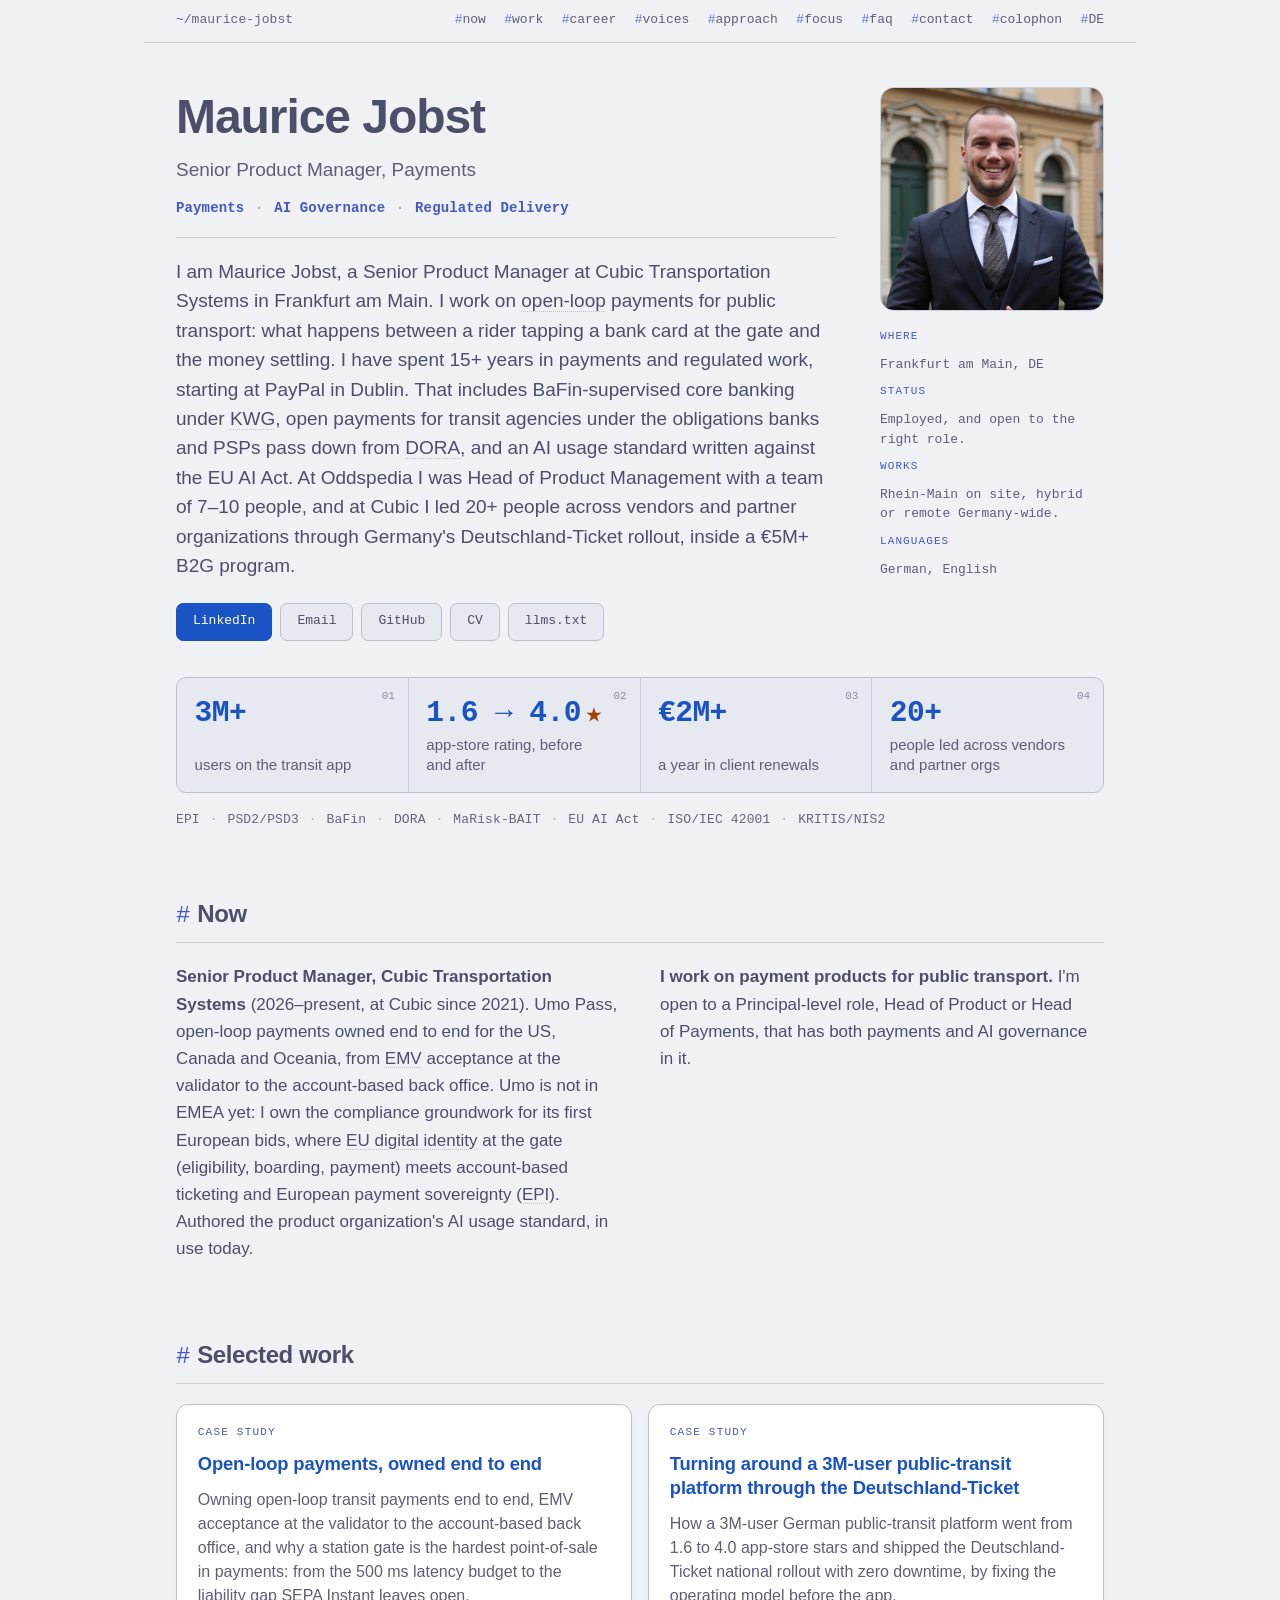
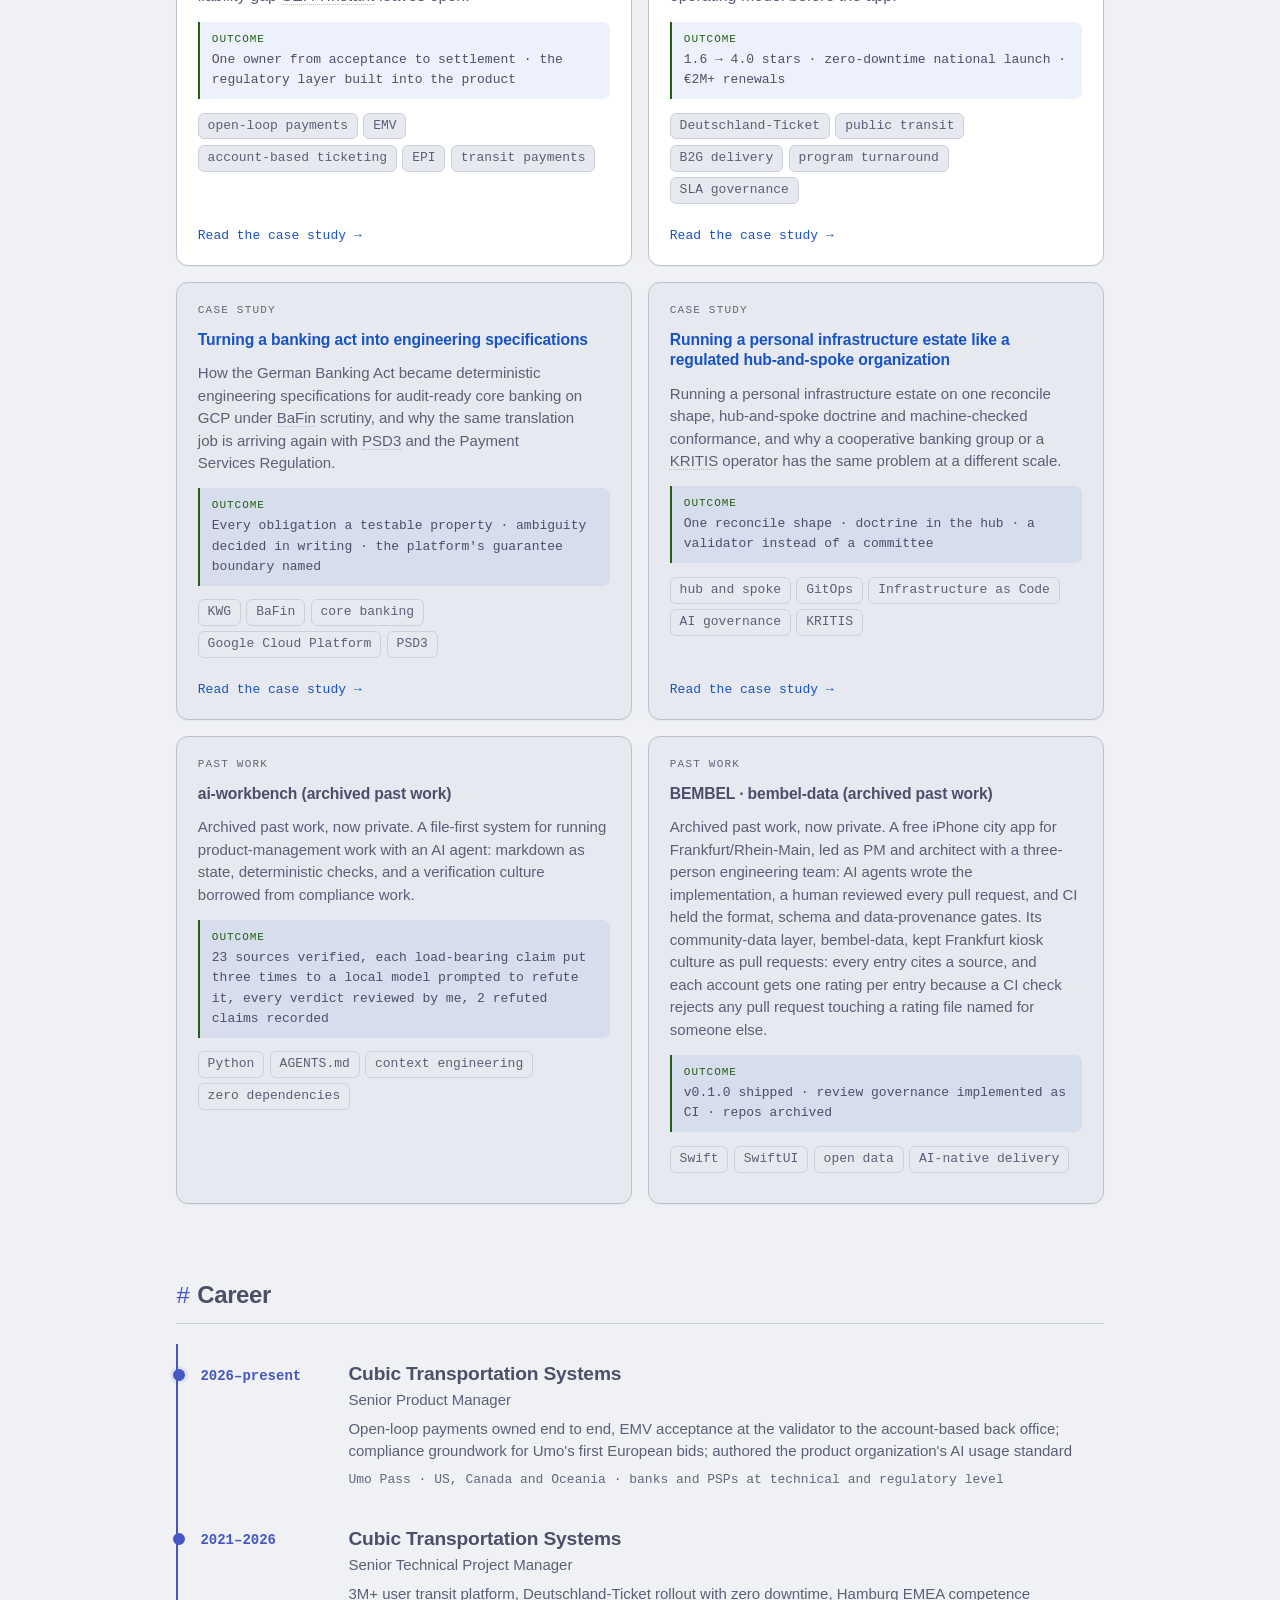
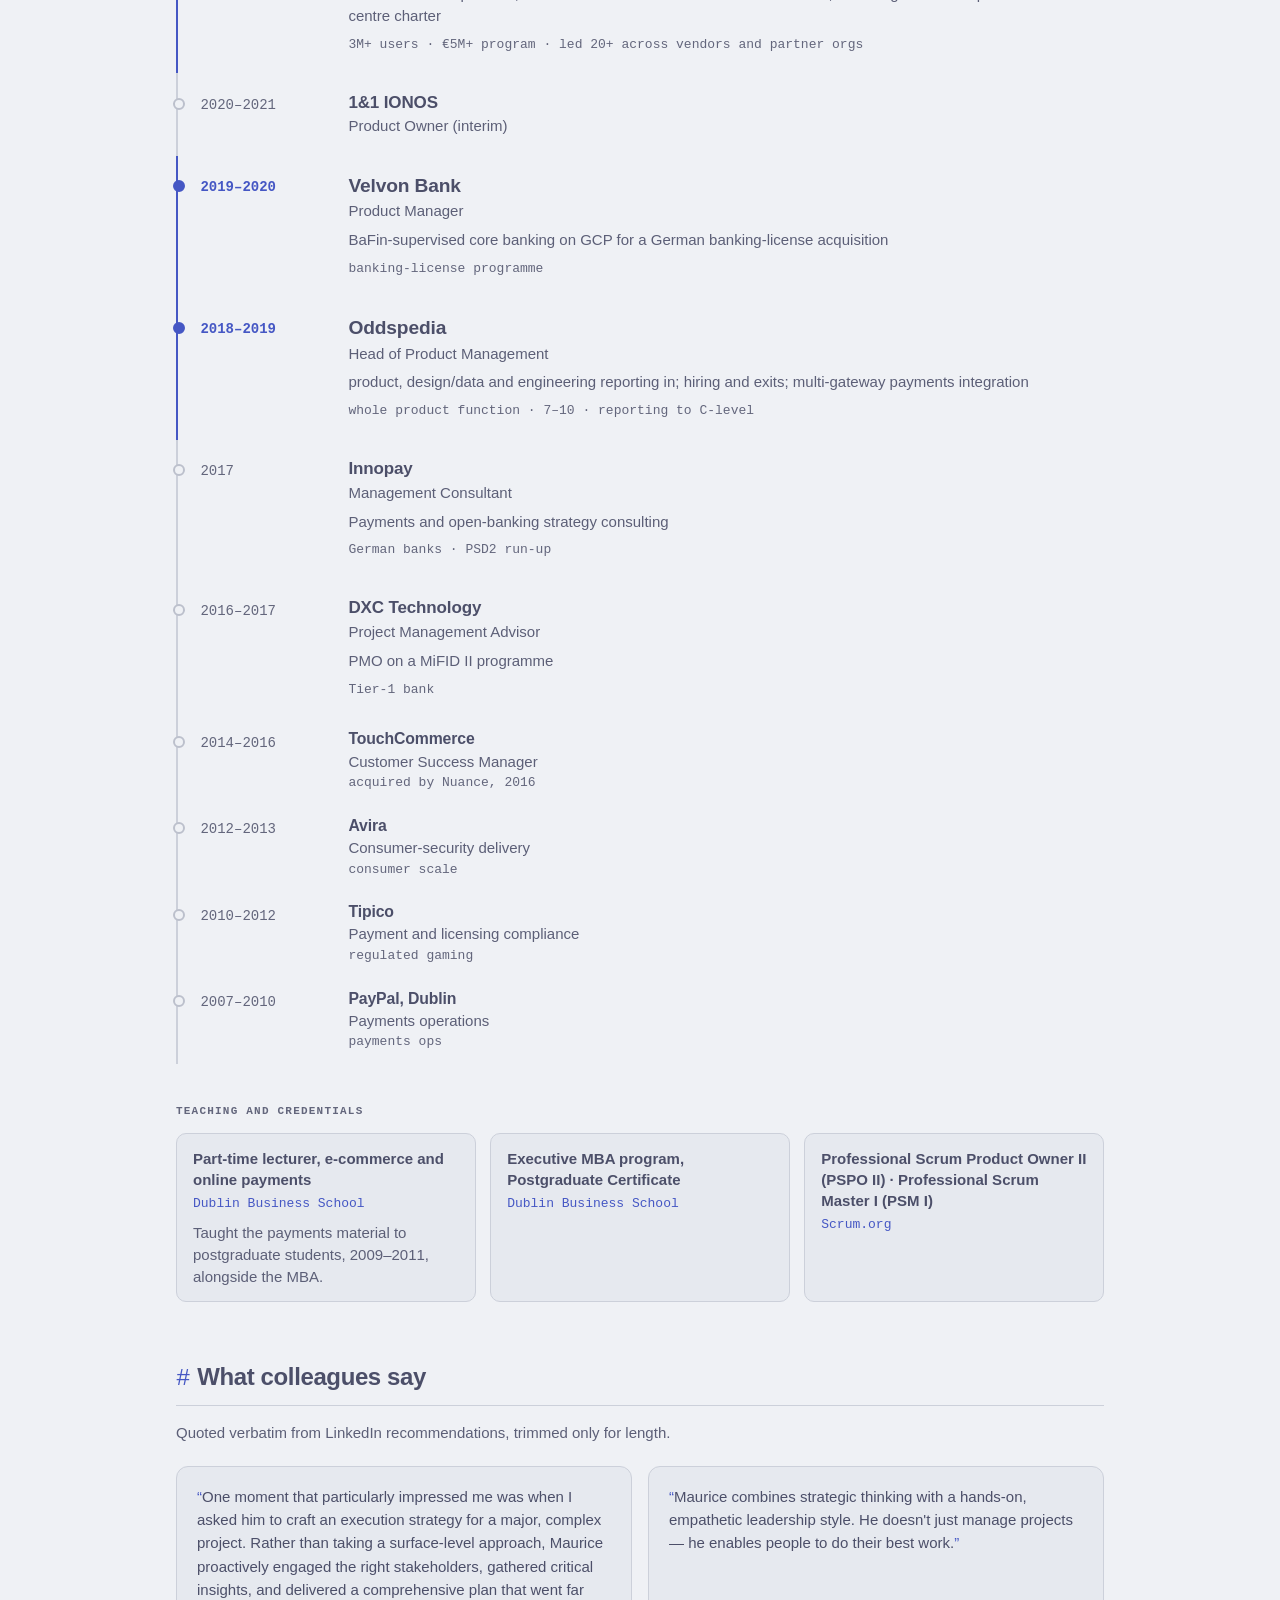
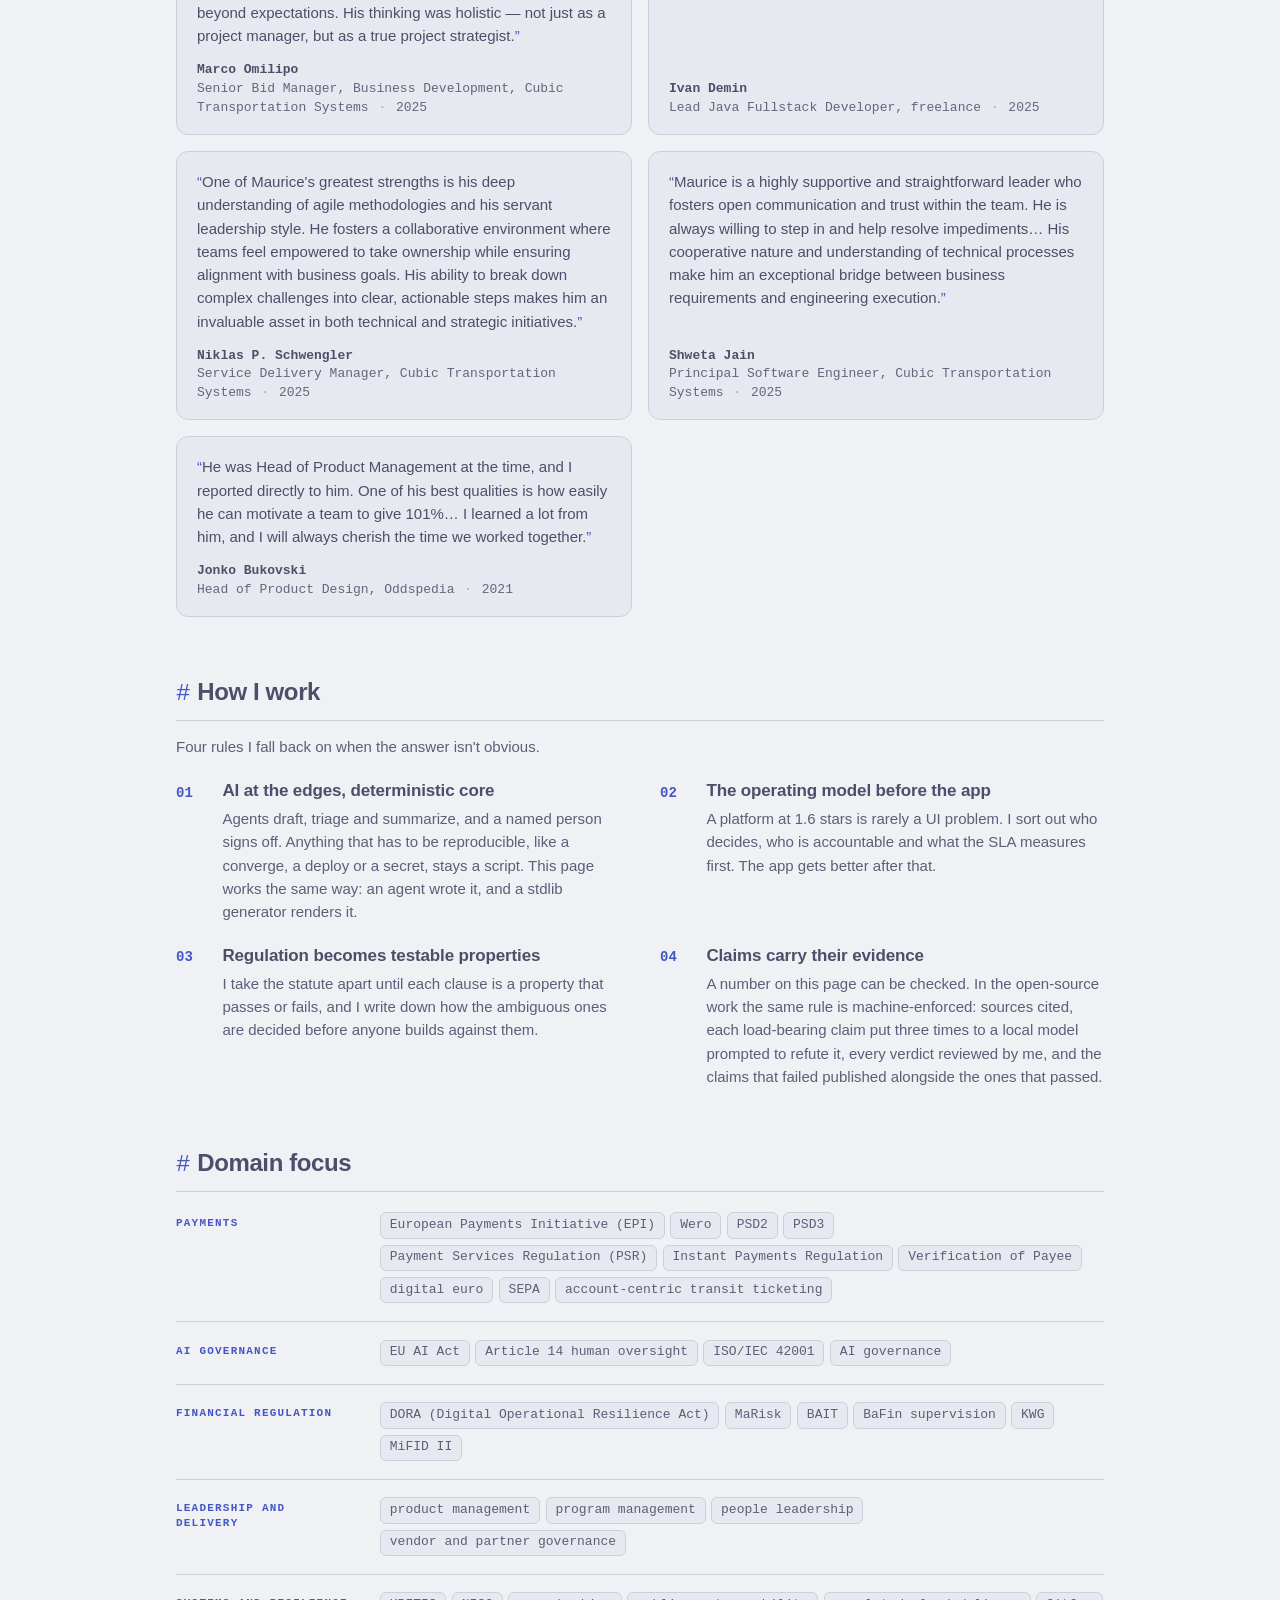
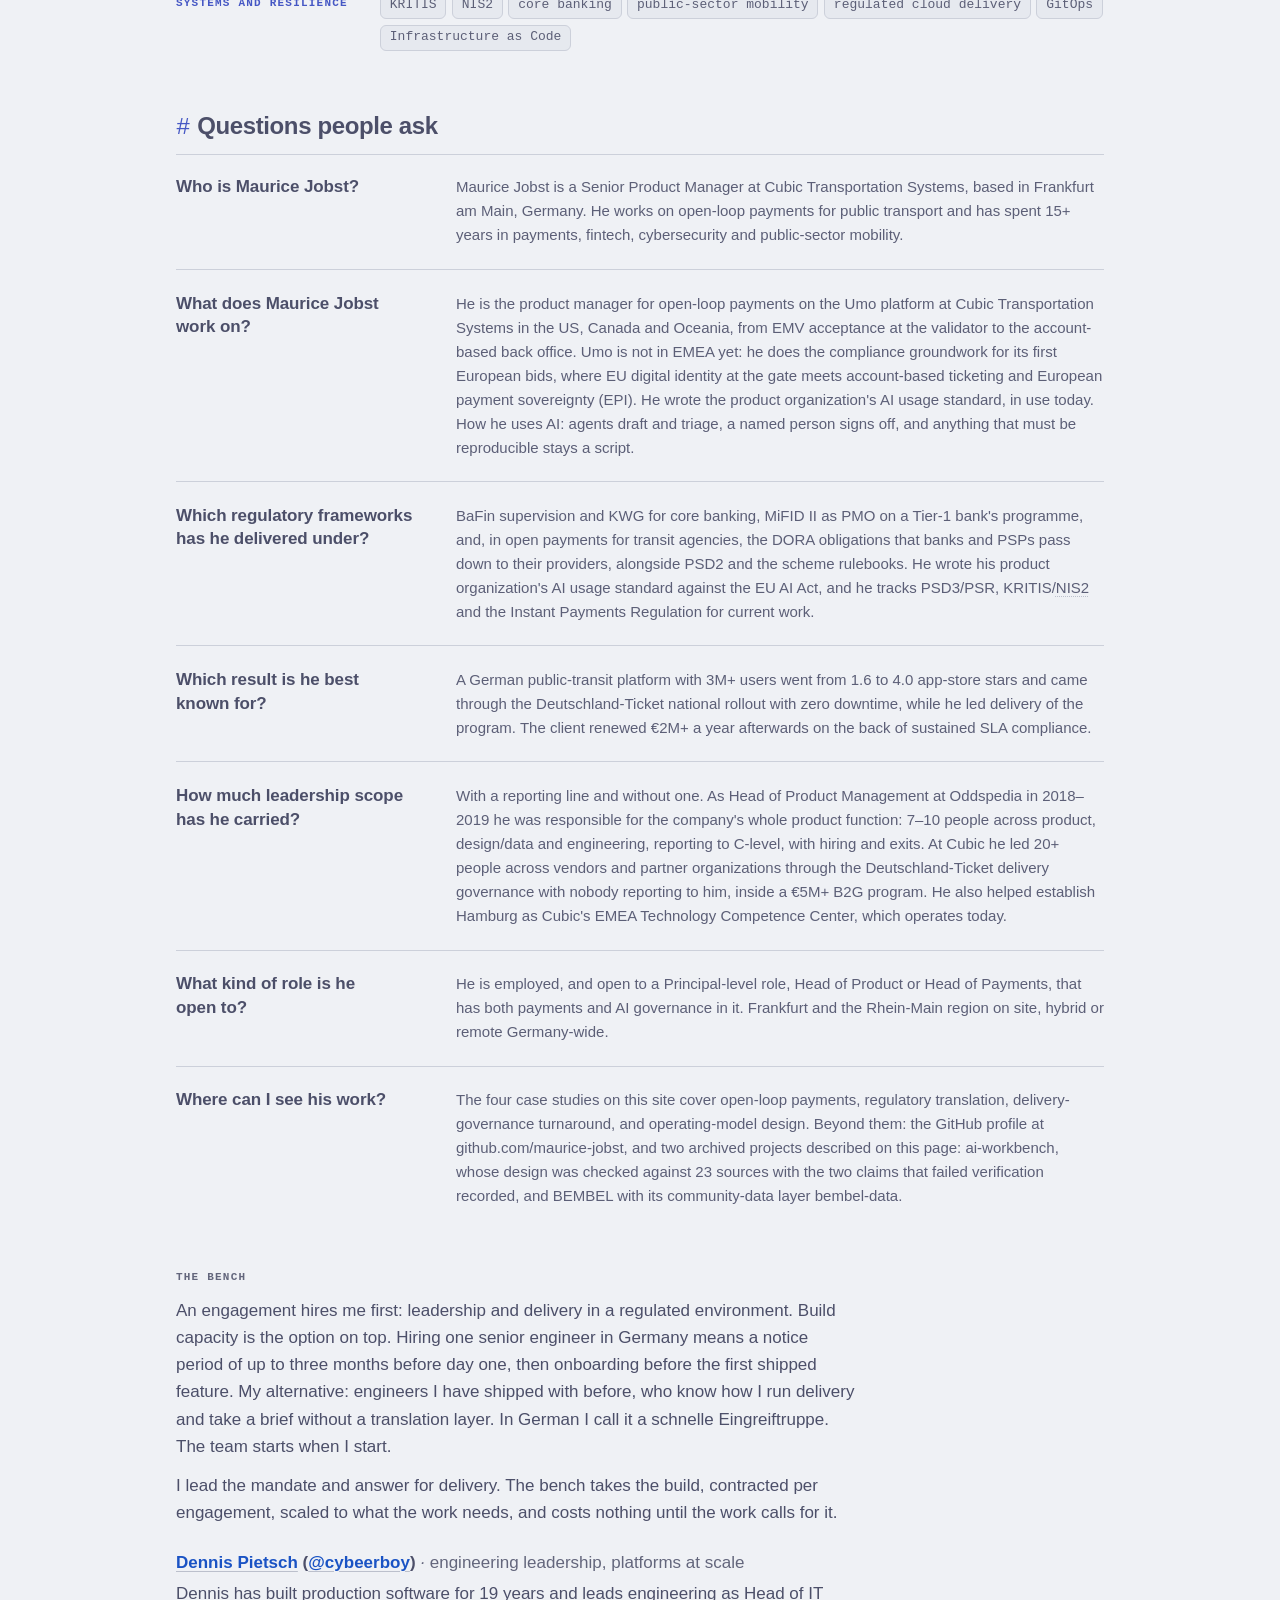
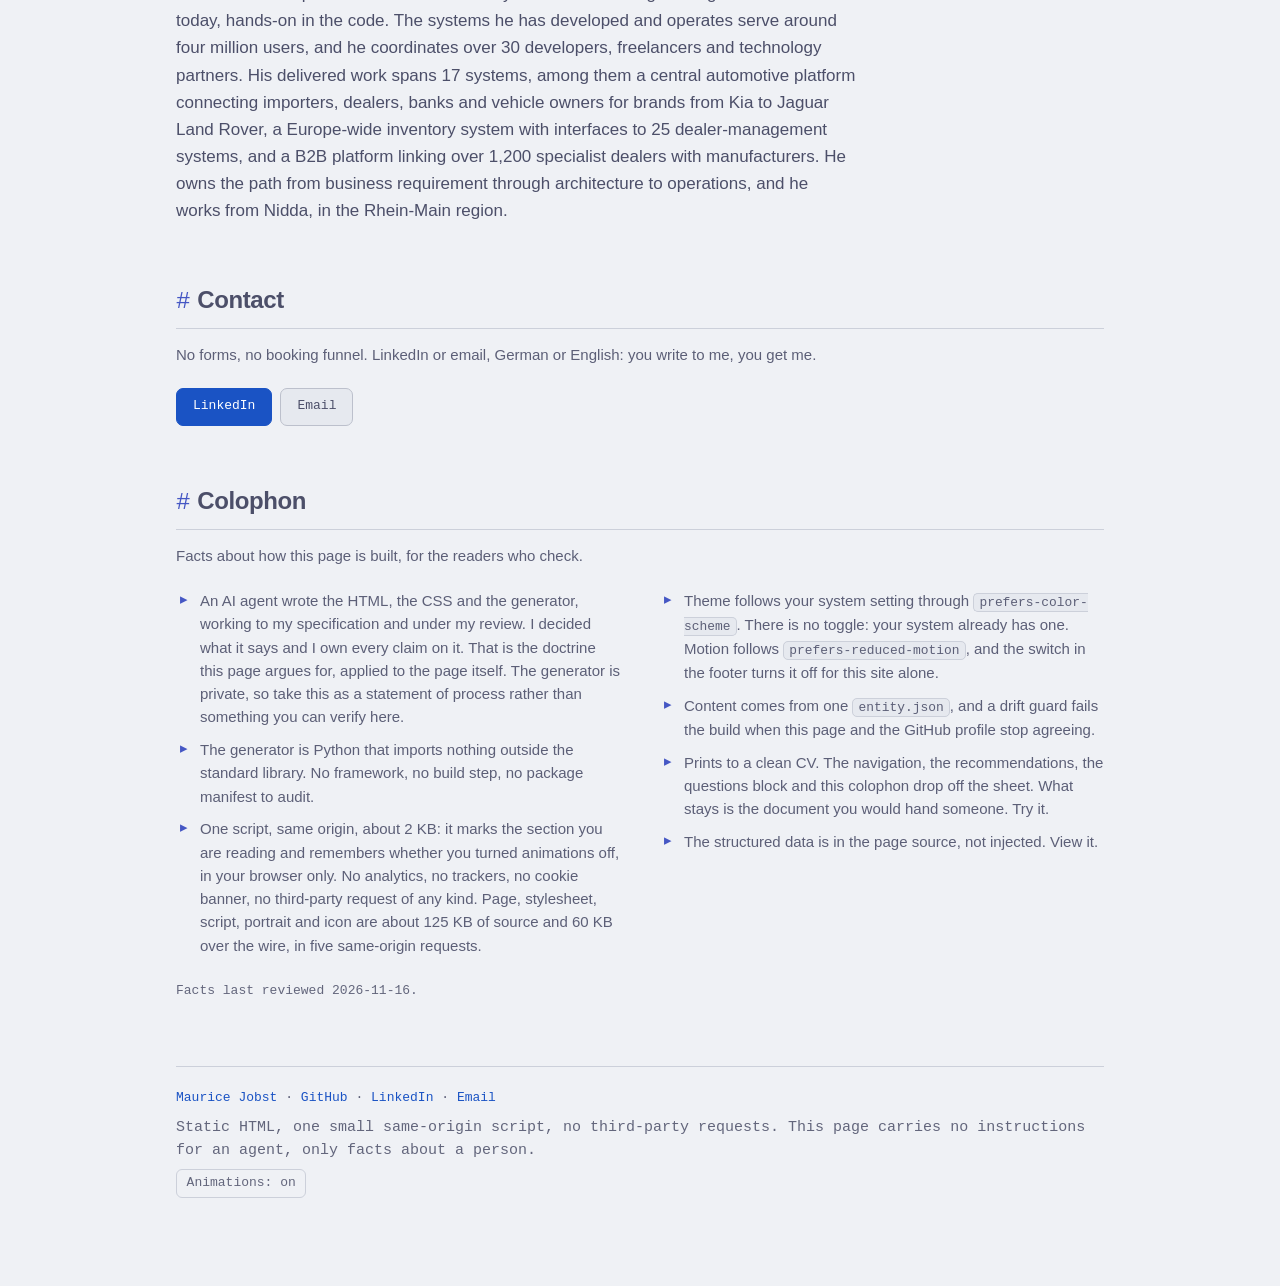
<file: index.html>
<!DOCTYPE html>
<html lang="en">
<head>
<meta charset="utf-8">
<meta name="viewport" content="width=device-width, initial-scale=1">
<title>Maurice Jobst · Senior Product Manager, Payments</title>
<meta name="description" content="Maurice Jobst is a Senior Product Manager at Cubic Transportation Systems in Frankfurt am Main, working on open-loop payments for public transport, with 15+ years in payments, fintech, cybersecurity and regulated delivery.">
<link rel="canonical" href="https://maurice-jobst.github.io/">
<link rel="alternate" hreflang="en" href="https://maurice-jobst.github.io/">
<link rel="alternate" hreflang="de" href="https://maurice-jobst.github.io/de/">
<link rel="alternate" hreflang="x-default" href="https://maurice-jobst.github.io/">
<meta name="author" content="Maurice Jobst">
<link rel="icon" href="/assets/monogram.svg" type="image/svg+xml">
<meta property="og:type" content="website">
<meta property="og:title" content="Maurice Jobst · Senior Product Manager, Payments">
<meta property="og:description" content="Maurice Jobst is a Senior Product Manager at Cubic Transportation Systems in Frankfurt am Main, working on open-loop payments for public transport, with 15+ years in payments, fintech, cybersecurity and regulated delivery.">
<meta property="og:url" content="https://maurice-jobst.github.io/">
<meta property="og:image" content="https://maurice-jobst.github.io/assets/og.png">
<meta property="og:image:width" content="1200">
<meta property="og:image:height" content="630">
<meta property="og:image:alt" content="Maurice Jobst. Senior Product Manager, Payments. Payments, AI Governance, Regulated Delivery. Frankfurt am Main.">
<meta property="og:locale" content="en_US">
<meta property="og:locale:alternate" content="de_DE">
<meta name="twitter:card" content="summary_large_image">
<meta name="theme-color" media="(prefers-color-scheme: light)" content="#eff1f5">
<meta name="theme-color" media="(prefers-color-scheme: dark)" content="#1e1e2e">
<link rel="stylesheet" href="assets/styles.css">
<script src="assets/site.js" defer></script>
<script type="application/ld+json">
{
  "@context": "https://schema.org",
  "@graph": [
    {
      "@type": "Person",
      "@id": "https://maurice-jobst.github.io/#person",
      "name": "Maurice Jobst",
      "givenName": "Maurice",
      "familyName": "Jobst",
      "jobTitle": "Senior Product Manager",
      "description": "I am Maurice Jobst, a Senior Product Manager at Cubic Transportation Systems in Frankfurt am Main. I work on open-loop payments for public transport: what happens between a rider tapping a bank card at the gate and the money settling. I have spent 15+ years in payments and regulated work, starting at PayPal in Dublin. That includes BaFin-supervised core banking under KWG, open payments for transit agencies under the obligations banks and PSPs pass down from DORA, and an AI usage standard written against the EU AI Act. At Oddspedia I was Head of Product Management with a team of 7–10 people, and at Cubic I led 20+ people across vendors and partner organizations through Germany's Deutschland-Ticket rollout, inside a €5M+ B2G program.",
      "url": "https://maurice-jobst.github.io/",
      "mainEntityOfPage": "https://maurice-jobst.github.io/",
      "email": "mailto:maurice.jobst@gmail.com",
      "worksFor": {
        "@type": "Organization",
        "name": "Cubic Transportation Systems",
        "url": "https://www.cubic.com/transportation"
      },
      "address": {
        "@type": "PostalAddress",
        "addressLocality": "Frankfurt am Main",
        "addressRegion": "Hessen",
        "addressCountry": "DE"
      },
      "knowsLanguage": [
        "German",
        "English"
      ],
      "knowsAbout": [
        "European Payments Initiative (EPI)",
        "Wero",
        "PSD2",
        "PSD3",
        "Payment Services Regulation (PSR)",
        "Instant Payments Regulation",
        "Verification of Payee",
        "digital euro",
        "SEPA",
        "account-centric transit ticketing",
        "EU AI Act",
        "Article 14 human oversight",
        "ISO/IEC 42001",
        "AI governance",
        "DORA (Digital Operational Resilience Act)",
        "MaRisk",
        "BAIT",
        "BaFin supervision",
        "KWG",
        "MiFID II",
        "product management",
        "program management",
        "people leadership",
        "vendor and partner governance",
        "KRITIS",
        "NIS2",
        "core banking",
        "public-sector mobility",
        "regulated cloud delivery",
        "GitOps",
        "Infrastructure as Code"
      ],
      "image": "https://maurice-jobst.github.io/assets/portrait.jpg",
      "alumniOf": {
        "@type": "EducationalOrganization",
        "name": "Dublin Business School"
      },
      "hasCredential": [
        {
          "@type": "EducationalOccupationalCredential",
          "name": "Professional Scrum Product Owner II (PSPO II)"
        },
        {
          "@type": "EducationalOccupationalCredential",
          "name": "Professional Scrum Master I (PSM I)"
        },
        {
          "@type": "EducationalOccupationalCredential",
          "name": "Part-time lecturer in e-commerce and online payments, Dublin Business School"
        }
      ],
      "sameAs": [
        "https://www.linkedin.com/in/mauricejobst/",
        "https://github.com/maurice-jobst"
      ],
      "knows": [
        {
          "@type": "Person",
          "name": "Dennis Pietsch",
          "url": "https://pietsch.xyz/",
          "sameAs": [
            "https://github.com/cybeerboy"
          ],
          "jobTitle": "engineering leadership, platforms at scale",
          "description": "Dennis has built production software for 19 years and leads engineering as Head of IT today, hands-on in the code. The systems he has developed and operates serve around four million users, and he coordinates over 30 developers, freelancers and technology partners. His delivered work spans 17 systems, among them a central automotive platform connecting importers, dealers, banks and vehicle owners for brands from Kia to Jaguar Land Rover, a Europe-wide inventory system with interfaces to 25 dealer-management systems, and a B2B platform linking over 1,200 specialist dealers with manufacturers. He owns the path from business requirement through architecture to operations, and he works from Nidda, in the Rhein-Main region."
        }
      ]
    },
    {
      "@type": "ProfilePage",
      "@id": "https://maurice-jobst.github.io/#page",
      "url": "https://maurice-jobst.github.io/",
      "name": "Maurice Jobst · Senior Product Manager, Payments",
      "description": "Maurice Jobst is a Senior Product Manager at Cubic Transportation Systems in Frankfurt am Main, working on open-loop payments for public transport, with 15+ years in payments, fintech, cybersecurity and regulated delivery.",
      "inLanguage": "en",
      "mainEntity": {
        "@id": "https://maurice-jobst.github.io/#person"
      }
    },
    {
      "@type": "FAQPage",
      "@id": "https://maurice-jobst.github.io/#faq",
      "mainEntity": [
        {
          "@type": "Question",
          "name": "Who is Maurice Jobst?",
          "acceptedAnswer": {
            "@type": "Answer",
            "text": "Maurice Jobst is a Senior Product Manager at Cubic Transportation Systems, based in Frankfurt am Main, Germany. He works on open-loop payments for public transport and has spent 15+ years in payments, fintech, cybersecurity and public-sector mobility."
          }
        },
        {
          "@type": "Question",
          "name": "What does Maurice Jobst work on?",
          "acceptedAnswer": {
            "@type": "Answer",
            "text": "He is the product manager for open-loop payments on the Umo platform at Cubic Transportation Systems in the US, Canada and Oceania, from EMV acceptance at the validator to the account-based back office. Umo is not in EMEA yet: he does the compliance groundwork for its first European bids, where EU digital identity at the gate meets account-based ticketing and European payment sovereignty (EPI). He wrote the product organization's AI usage standard, in use today. How he uses AI: agents draft and triage, a named person signs off, and anything that must be reproducible stays a script."
          }
        },
        {
          "@type": "Question",
          "name": "Which regulatory frameworks has he delivered under?",
          "acceptedAnswer": {
            "@type": "Answer",
            "text": "BaFin supervision and KWG for core banking, MiFID II as PMO on a Tier-1 bank's programme, and, in open payments for transit agencies, the DORA obligations that banks and PSPs pass down to their providers, alongside PSD2 and the scheme rulebooks. He wrote his product organization's AI usage standard against the EU AI Act, and he tracks PSD3/PSR, KRITIS/NIS2 and the Instant Payments Regulation for current work."
          }
        },
        {
          "@type": "Question",
          "name": "Which result is he best known for?",
          "acceptedAnswer": {
            "@type": "Answer",
            "text": "A German public-transit platform with 3M+ users went from 1.6 to 4.0 app-store stars and came through the Deutschland-Ticket national rollout with zero downtime, while he led delivery of the program. The client renewed €2M+ a year afterwards on the back of sustained SLA compliance."
          }
        },
        {
          "@type": "Question",
          "name": "How much leadership scope has he carried?",
          "acceptedAnswer": {
            "@type": "Answer",
            "text": "With a reporting line and without one. As Head of Product Management at Oddspedia in 2018–2019 he was responsible for the company's whole product function: 7–10 people across product, design/data and engineering, reporting to C-level, with hiring and exits. At Cubic he led 20+ people across vendors and partner organizations through the Deutschland-Ticket delivery governance with nobody reporting to him, inside a €5M+ B2G program. He also helped establish Hamburg as Cubic's EMEA Technology Competence Center, which operates today."
          }
        },
        {
          "@type": "Question",
          "name": "What kind of role is he open to?",
          "acceptedAnswer": {
            "@type": "Answer",
            "text": "He is employed, and open to a Principal-level role, Head of Product or Head of Payments, that has both payments and AI governance in it. Frankfurt and the Rhein-Main region on site, hybrid or remote Germany-wide."
          }
        },
        {
          "@type": "Question",
          "name": "Where can I see his work?",
          "acceptedAnswer": {
            "@type": "Answer",
            "text": "The four case studies on this site cover open-loop payments, regulatory translation, delivery-governance turnaround, and operating-model design. Beyond them: the GitHub profile at github.com/maurice-jobst, and two archived projects described on this page: ai-workbench, whose design was checked against 23 sources with the two claims that failed verification recorded, and BEMBEL with its community-data layer bembel-data."
          }
        }
      ]
    },
    {
      "@type": "SoftwareSourceCode",
      "name": "ai-workbench (archived past work)",
      "description": "Archived past work, now private. A file-first system for running product-management work with an AI agent: markdown as state, deterministic checks, and a verification culture borrowed from compliance work.",
      "author": {
        "@id": "https://maurice-jobst.github.io/#person"
      }
    },
    {
      "@type": "SoftwareSourceCode",
      "name": "BEMBEL · bembel-data (archived past work)",
      "description": "Archived past work, now private. A free iPhone city app for Frankfurt/Rhein-Main, led as PM and architect with a three-person engineering team: AI agents wrote the implementation, a human reviewed every pull request, and CI held the format, schema and data-provenance gates. Its community-data layer, bembel-data, kept Frankfurt kiosk culture as pull requests: every entry cites a source, and each account gets one rating per entry because a CI check rejects any pull request touching a rating file named for someone else.",
      "author": {
        "@id": "https://maurice-jobst.github.io/#person"
      }
    }
  ]
}
</script>
</head>
<body>
<div class="progress" aria-hidden="true"></div>
<a class="skip" href="#main">Skip to content</a>
<main id="main" class="home">
<nav class="topnav" data-spy aria-label="Sections"><div class="row"><span class="brand">maurice-jobst</span><a href="#now">now</a><a href="#work">work</a><a href="#career">career</a><a href="#voices">voices</a><a href="#approach">approach</a><a href="#focus">focus</a><a href="#faq">faq</a><a href="#contact">contact</a><a href="#colophon">colophon</a><a href="de/" rel="alternate" hreflang="de">DE</a></div></nav>
<header class="hero"><div class="hero-id"><h1>Maurice Jobst</h1><p class="role">Senior Product Manager, Payments</p><p class="rail"><span>Payments</span> <i>·</i> <span>AI Governance</span> <i>·</i> <span>Regulated Delivery</span></p><p class="answer">I am Maurice Jobst, a Senior Product Manager at Cubic Transportation Systems in Frankfurt am Main. I work on <button class="gl" type="button" popovertarget="gl-open-loop" style="anchor-name:--gl-open-loop"><dfn>open-loop</dfn></button><span popover id="gl-open-loop" class="gl-pop" style="position-anchor:--gl-open-loop"><span class="gl-t">open-loop</span><span class="gl-x">Paying for transit with an ordinary bank card or phone wallet at the gate, instead of a closed card the operator issues. The fare is worked out afterwards from the taps.</span></span> payments for public transport: what happens between a rider tapping a bank card at the gate and the money settling. I have spent 15+ years in payments and regulated work, starting at PayPal in Dublin. That includes BaFin-supervised core banking under <button class="gl" type="button" popovertarget="gl-kwg" style="anchor-name:--gl-kwg"><dfn>KWG</dfn></button><span popover id="gl-kwg" class="gl-pop" style="position-anchor:--gl-kwg"><span class="gl-t">KWG</span><span class="gl-x">The Kreditwesengesetz, Germany&#x27;s Banking Act: the statute that licenses banks and sets their governance duties, including the proper business organisation that MaRisk details.</span></span>, open payments for transit agencies under the obligations banks and PSPs pass down from <button class="gl" type="button" popovertarget="gl-dora" style="anchor-name:--gl-dora"><dfn>DORA</dfn></button><span popover id="gl-dora" class="gl-pop" style="position-anchor:--gl-dora"><span class="gl-t">DORA</span><span class="gl-x">The EU Digital Operational Resilience Act, applicable since January 2025: ICT risk, incident reporting and third-party rules for banks, insurers and payment firms, which they pass down to every vendor in the chain.</span></span>, and an AI usage standard written against the EU AI Act. At Oddspedia I was Head of Product Management with a team of 7–10 people, and at Cubic I led 20+ people across vendors and partner organizations through Germany's Deutschland-Ticket rollout, inside a €5M+ B2G program.</p><p class="cta"><a class="btn primary" href="https://www.linkedin.com/in/mauricejobst/">LinkedIn</a><a class="btn" href="mailto:maurice.jobst@gmail.com">Email</a><a class="btn" href="https://github.com/maurice-jobst">GitHub</a><a class="btn" href="cv.html">CV</a><a class="btn" href="llms.txt">llms.txt</a></p></div><aside class="hero-side"><img class="portrait photo" src="assets/portrait.jpg" alt="Portrait of Maurice Jobst in a dark suit, smiling" width="200" height="200"><dl class="at-a-glance"><dt>where</dt><dd>Frankfurt am Main, DE</dd><dt>status</dt><dd>Employed, and open to the right role.</dd><dt>works</dt><dd>Rhein-Main on site, hybrid or remote Germany-wide.</dd><dt>languages</dt><dd>German, English</dd></dl></aside></header>
<ul class="metrics">
<li><span class="value">3M+</span><span class="label">users on the transit app</span></li>
<li><span class="value">1.6 → 4.0<span class="unit">★</span></span><span class="label">app-store rating, before and after</span></li>
<li><span class="value">€2M+</span><span class="label">a year in client renewals</span></li>
<li><span class="value">20+</span><span class="label">people led across vendors and partner orgs</span></li>
</ul>
<p class="stamp"><span>EPI</span> <i>·</i> <span>PSD2/PSD3</span> <i>·</i> <span>BaFin</span> <i>·</i> <span>DORA</span> <i>·</i> <span>MaRisk-BAIT</span> <i>·</i> <span>EU AI Act</span> <i>·</i> <span>ISO/IEC 42001</span> <i>·</i> <span>KRITIS/NIS2</span></p>
<h2 id="now"><span class="hash">#</span>Now<a class="anchor" href="#now" aria-label="Link to this section">#</a></h2>
<div class="prose">
<p><strong>Senior Product Manager, Cubic Transportation Systems</strong> (2026–present, at Cubic since 2021). Umo Pass, open-loop payments owned end to end for the US, Canada and Oceania, from <button class="gl" type="button" popovertarget="gl-emv" style="anchor-name:--gl-emv"><dfn>EMV</dfn></button><span popover id="gl-emv" class="gl-pop" style="position-anchor:--gl-emv"><span class="gl-t">EMV</span><span class="gl-x">The chip-and-contactless card standard run by EMVCo, owned by the big card schemes. At a transit validator it means the bank card or phone wallet in your pocket taps as the ticket.</span></span> acceptance at the validator to the account-based back office. Umo is not in EMEA yet: I own the compliance groundwork for its first European bids, where <button class="gl" type="button" popovertarget="gl-eudi" style="anchor-name:--gl-eudi"><dfn>EU digital identity</dfn></button><span popover id="gl-eudi" class="gl-pop" style="position-anchor:--gl-eudi"><span class="gl-t">EUDI</span><span class="gl-x">The EU Digital Identity Wallet under the revised eIDAS regulation: a state-backed wallet on the phone that proves who you are, or a single attribute such as age or a student status, to a service or a gate.</span></span> at the gate (eligibility, boarding, payment) meets account-based ticketing and European payment sovereignty (<button class="gl" type="button" popovertarget="gl-epi" style="anchor-name:--gl-epi"><dfn>EPI</dfn></button><span popover id="gl-epi" class="gl-pop" style="position-anchor:--gl-epi"><span class="gl-t">EPI</span><span class="gl-x">The European Payments Initiative: a bank-led group of European banks and payment companies building a European payment scheme and wallet, Wero, as an alternative to the US card schemes.</span></span>). Authored the product organization&#x27;s AI usage standard, in use today.</p>
<p><strong>I work on payment products for public transport.</strong> I'm open to a Principal-level role, Head of Product or Head of Payments, that has both payments and AI governance in it.</p>
</div>
<h2 id="work"><span class="hash">#</span>Selected work<a class="anchor" href="#work" aria-label="Link to this section">#</a></h2>
<div class="grid lead-row">
<article class="card lead"><p class="kicker">case study</p><h3><a href="case-studies/open-loop-payments-end-to-end.html">Open-loop payments, owned end to end</a></h3><p class="card-desc">Owning open-loop transit payments end to end, EMV acceptance at the validator to the account-based back office, and why a station gate is the hardest point-of-sale in payments: from the 500 ms latency budget to the liability gap <button class="gl" type="button" popovertarget="gl-sepa-instant" style="anchor-name:--gl-sepa-instant"><dfn>SEPA Instant</dfn></button><span popover id="gl-sepa-instant" class="gl-pop" style="position-anchor:--gl-sepa-instant"><span class="gl-t">SEPA Instant</span><span class="gl-x">Euro credit transfers settled in seconds, around the clock. The EU Instant Payments Regulation made receiving them mandatory for euro-area banks in 2025 and sending them later that year.</span></span> leaves open.</p><p class="outcome"><span>outcome</span> One owner from acceptance to settlement · the regulatory layer built into the product</p><ul class="chips"><li>open-loop payments</li><li>EMV</li><li>account-based ticketing</li><li>EPI</li><li>transit payments</li></ul><p class="card-links"><a href="case-studies/open-loop-payments-end-to-end.html">Read the case study</a></p></article>
<article class="card lead"><p class="kicker">case study</p><h3><a href="case-studies/deutschland-ticket-turnaround.html">Turning around a 3M-user public-transit platform through the Deutschland-Ticket</a></h3><p class="card-desc">How a 3M-user German public-transit platform went from 1.6 to 4.0 app-store stars and shipped the Deutschland-Ticket national rollout with zero downtime, by fixing the operating model before the app.</p><p class="outcome"><span>outcome</span> 1.6 → 4.0 stars · zero-downtime national launch · €2M+ renewals</p><ul class="chips"><li>Deutschland-Ticket</li><li>public transit</li><li>B2G delivery</li><li>program turnaround</li><li>SLA governance</li></ul><p class="card-links"><a href="case-studies/deutschland-ticket-turnaround.html">Read the case study</a></p></article>
</div>
<div class="grid second-row">
<article class="card secondary"><p class="kicker">case study</p><h3><a href="case-studies/banking-act-to-specifications.html">Turning a banking act into engineering specifications</a></h3><p class="card-desc">How the German Banking Act became deterministic engineering specifications for audit-ready core banking on GCP under <button class="gl" type="button" popovertarget="gl-bafin" style="anchor-name:--gl-bafin"><dfn>BaFin</dfn></button><span popover id="gl-bafin" class="gl-pop" style="position-anchor:--gl-bafin"><span class="gl-t">BaFin</span><span class="gl-x">The Federal Financial Supervisory Authority, Germany&#x27;s regulator for banks, insurers and securities firms. A system under BaFin scrutiny is one whose design decisions may be audited.</span></span> scrutiny, and why the same translation job is arriving again with <button class="gl" type="button" popovertarget="gl-psd2-psd3" style="anchor-name:--gl-psd2-psd3"><dfn>PSD3</dfn></button><span popover id="gl-psd2-psd3" class="gl-pop" style="position-anchor:--gl-psd2-psd3"><span class="gl-t">PSD2/PSD3</span><span class="gl-x">The EU payment services directives. PSD2 (2015) brought strong customer authentication and open banking; PSD3 with the Payment Services Regulation is its successor package, provisionally agreed by Council and Parliament in November 2025 and not yet in force.</span></span> and the Payment Services Regulation.</p><p class="outcome"><span>outcome</span> Every obligation a testable property · ambiguity decided in writing · the platform&#x27;s guarantee boundary named</p><ul class="chips"><li>KWG</li><li>BaFin</li><li>core banking</li><li>Google Cloud Platform</li><li>PSD3</li></ul><p class="card-links"><a href="case-studies/banking-act-to-specifications.html">Read the case study</a></p></article>
<article class="card secondary"><p class="kicker">case study</p><h3><a href="case-studies/hub-and-spoke-estate.html">Running a personal infrastructure estate like a regulated hub-and-spoke organization</a></h3><p class="card-desc">Running a personal infrastructure estate on one reconcile shape, hub-and-spoke doctrine and machine-checked conformance, and why a cooperative banking group or a <button class="gl" type="button" popovertarget="gl-kritis" style="anchor-name:--gl-kritis"><dfn>KRITIS</dfn></button><span popover id="gl-kritis" class="gl-pop" style="position-anchor:--gl-kritis"><span class="gl-t">KRITIS</span><span class="gl-x">Germany&#x27;s critical-infrastructure regime: operators of energy, water, health, transport and finance installations above a threshold must meet the BSI&#x27;s security requirements, run attack detection and report incidents, since December 2025 under the law that transposed NIS2.</span></span> operator has the same problem at a different scale.</p><p class="outcome"><span>outcome</span> One reconcile shape · doctrine in the hub · a validator instead of a committee</p><ul class="chips"><li>hub and spoke</li><li>GitOps</li><li>Infrastructure as Code</li><li>AI governance</li><li>KRITIS</li></ul><p class="card-links"><a href="case-studies/hub-and-spoke-estate.html">Read the case study</a></p></article>
<article class="card secondary"><p class="kicker">past work</p><h3>ai-workbench (archived past work)</h3><p class="card-desc">Archived past work, now private. A file-first system for running product-management work with an AI agent: markdown as state, deterministic checks, and a verification culture borrowed from compliance work.</p><p class="outcome"><span>outcome</span> 23 sources verified, each load-bearing claim put three times to a local model prompted to refute it, every verdict reviewed by me, 2 refuted claims recorded</p><ul class="chips"><li>Python</li><li>AGENTS.md</li><li>context engineering</li><li>zero dependencies</li></ul></article>
<article class="card secondary"><p class="kicker">past work</p><h3>BEMBEL · bembel-data (archived past work)</h3><p class="card-desc">Archived past work, now private. A free iPhone city app for Frankfurt/Rhein-Main, led as PM and architect with a three-person engineering team: AI agents wrote the implementation, a human reviewed every pull request, and CI held the format, schema and data-provenance gates. Its community-data layer, bembel-data, kept Frankfurt kiosk culture as pull requests: every entry cites a source, and each account gets one rating per entry because a CI check rejects any pull request touching a rating file named for someone else.</p><p class="outcome"><span>outcome</span> v0.1.0 shipped · review governance implemented as CI · repos archived</p><ul class="chips"><li>Swift</li><li>SwiftUI</li><li>open data</li><li>AI-native delivery</li></ul></article>
</div>
<h2 id="career"><span class="hash">#</span>Career<a class="anchor" href="#career" aria-label="Link to this section">#</a></h2>
<ol class="timeline"><li class="entry lead"><p class="years"><time>2026–present</time></p><div class="entry-body"><h3 class="org">Cubic Transportation Systems</h3><p class="role">Senior Product Manager</p><p class="note">Open-loop payments owned end to end, EMV acceptance at the validator to the account-based back office; compliance groundwork for Umo&#x27;s first European bids; authored the product organization&#x27;s AI usage standard</p><p class="scope">Umo Pass · US, Canada and Oceania · banks and PSPs at technical and regulatory level</p></div></li><li class="entry lead"><p class="years"><time>2021–2026</time></p><div class="entry-body"><h3 class="org">Cubic Transportation Systems</h3><p class="role">Senior Technical Project Manager</p><p class="note">3M+ user transit platform, Deutschland-Ticket rollout with zero downtime, Hamburg EMEA competence centre charter</p><p class="scope">3M+ users · €5M+ program · led 20+ across vendors and partner orgs</p></div></li><li class="entry standard"><p class="years"><time>2020–2021</time></p><div class="entry-body"><h3 class="org">1&amp;1 IONOS</h3><p class="role">Product Owner (interim)</p></div></li><li class="entry lead"><p class="years"><time>2019–2020</time></p><div class="entry-body"><h3 class="org">Velvon Bank</h3><p class="role">Product Manager</p><p class="note">BaFin-supervised core banking on GCP for a German banking-license acquisition</p><p class="scope">banking-license programme</p></div></li><li class="entry lead"><p class="years"><time>2018–2019</time></p><div class="entry-body"><h3 class="org">Oddspedia</h3><p class="role">Head of Product Management</p><p class="note">product, design/data and engineering reporting in; hiring and exits; multi-gateway payments integration</p><p class="scope">whole product function · 7–10 · reporting to C-level</p></div></li><li class="entry standard"><p class="years"><time>2017</time></p><div class="entry-body"><h3 class="org">Innopay</h3><p class="role">Management Consultant</p><p class="note">Payments and open-banking strategy consulting</p><p class="scope">German banks · PSD2 run-up</p></div></li><li class="entry standard"><p class="years"><time>2016–2017</time></p><div class="entry-body"><h3 class="org">DXC Technology</h3><p class="role">Project Management Advisor</p><p class="note">PMO on a MiFID II programme</p><p class="scope">Tier-1 bank</p></div></li><li class="entry compact"><p class="years"><time>2014–2016</time></p><div class="entry-body"><h3 class="org">TouchCommerce</h3><p class="role">Customer Success Manager</p><p class="scope">acquired by Nuance, 2016</p></div></li><li class="entry compact"><p class="years"><time>2012–2013</time></p><div class="entry-body"><h3 class="org">Avira</h3><p class="role">Consumer-security delivery</p><p class="scope">consumer scale</p></div></li><li class="entry compact"><p class="years"><time>2010–2012</time></p><div class="entry-body"><h3 class="org">Tipico</h3><p class="role">Payment and licensing compliance</p><p class="scope">regulated gaming</p></div></li><li class="entry compact"><p class="years"><time>2007–2010</time></p><div class="entry-body"><h3 class="org">PayPal, Dublin</h3><p class="role">Payments operations</p><p class="scope">payments ops</p></div></li></ol>
<h3 class="sub">Teaching and credentials</h3><ul class="speaking"><li><p class="what">Part-time lecturer, e-commerce and online payments</p><p class="where">Dublin Business School</p><p class="note">Taught the payments material to postgraduate students, 2009–2011, alongside the MBA.</p></li><li><p class="what">Executive MBA program, Postgraduate Certificate</p><p class="where">Dublin Business School</p></li><li><p class="what">Professional Scrum Product Owner II (PSPO II) · Professional Scrum Master I (PSM I)</p><p class="where">Scrum.org</p></li></ul>
<h2 id="voices"><span class="hash">#</span>What colleagues say<a class="anchor" href="#voices" aria-label="Link to this section">#</a></h2><p class="section-note">Quoted verbatim from LinkedIn recommendations, trimmed only for length.</p><div class="quotes"><figure class="quote"><blockquote><p>One moment that particularly impressed me was when I asked him to craft an execution strategy for a major, complex project. Rather than taking a surface-level approach, Maurice proactively engaged the right stakeholders, gathered critical insights, and delivered a comprehensive plan that went far beyond expectations. His thinking was holistic — not just as a project manager, but as a true project strategist.</p></blockquote><figcaption><b>Marco Omilipo</b><span>Senior Bid Manager, Business Development, Cubic Transportation Systems <i>·</i> 2025</span></figcaption></figure><figure class="quote"><blockquote><p>Maurice combines strategic thinking with a hands-on, empathetic leadership style. He doesn&#x27;t just manage projects — he enables people to do their best work.</p></blockquote><figcaption><b>Ivan Demin</b><span>Lead Java Fullstack Developer, freelance <i>·</i> 2025</span></figcaption></figure><figure class="quote"><blockquote><p>One of Maurice&#x27;s greatest strengths is his deep understanding of agile methodologies and his servant leadership style. He fosters a collaborative environment where teams feel empowered to take ownership while ensuring alignment with business goals. His ability to break down complex challenges into clear, actionable steps makes him an invaluable asset in both technical and strategic initiatives.</p></blockquote><figcaption><b>Niklas P. Schwengler</b><span>Service Delivery Manager, Cubic Transportation Systems <i>·</i> 2025</span></figcaption></figure><figure class="quote"><blockquote><p>Maurice is a highly supportive and straightforward leader who fosters open communication and trust within the team. He is always willing to step in and help resolve impediments… His cooperative nature and understanding of technical processes make him an exceptional bridge between business requirements and engineering execution.</p></blockquote><figcaption><b>Shweta Jain</b><span>Principal Software Engineer, Cubic Transportation Systems <i>·</i> 2025</span></figcaption></figure><figure class="quote"><blockquote><p>He was Head of Product Management at the time, and I reported directly to him. One of his best qualities is how easily he can motivate a team to give 101%… I learned a lot from him, and I will always cherish the time we worked together.</p></blockquote><figcaption><b>Jonko Bukovski</b><span>Head of Product Design, Oddspedia <i>·</i> 2021</span></figcaption></figure></div>
<h2 id="approach"><span class="hash">#</span>How I work<a class="anchor" href="#approach" aria-label="Link to this section">#</a></h2>
<p class="section-note">Four rules I fall back on when the answer isn&#x27;t obvious.</p>
<ol class="principles">
<li><p class="count">01</p><div><h3>AI at the edges, deterministic core</h3><p>Agents draft, triage and summarize, and a named person signs off. Anything that has to be reproducible, like a converge, a deploy or a secret, stays a script. This page works the same way: an agent wrote it, and a stdlib generator renders it.</p></div></li>
<li><p class="count">02</p><div><h3>The operating model before the app</h3><p>A platform at 1.6 stars is rarely a UI problem. I sort out who decides, who is accountable and what the SLA measures first. The app gets better after that.</p></div></li>
<li><p class="count">03</p><div><h3>Regulation becomes testable properties</h3><p>I take the statute apart until each clause is a property that passes or fails, and I write down how the ambiguous ones are decided before anyone builds against them.</p></div></li>
<li><p class="count">04</p><div><h3>Claims carry their evidence</h3><p>A number on this page can be checked. In the open-source work the same rule is machine-enforced: sources cited, each load-bearing claim put three times to a local model prompted to refute it, every verdict reviewed by me, and the claims that failed published alongside the ones that passed.</p></div></li>
</ol>
<h2 id="focus"><span class="hash">#</span>Domain focus<a class="anchor" href="#focus" aria-label="Link to this section">#</a></h2>
<div class="focus">
<section class="focus-group"><h3 class="kicker">Payments</h3><ul class="chips"><li>European Payments Initiative (EPI)</li><li>Wero</li><li>PSD2</li><li>PSD3</li><li>Payment Services Regulation (PSR)</li><li>Instant Payments Regulation</li><li>Verification of Payee</li><li>digital euro</li><li>SEPA</li><li>account-centric transit ticketing</li></ul></section>
<section class="focus-group"><h3 class="kicker">AI governance</h3><ul class="chips"><li>EU AI Act</li><li>Article 14 human oversight</li><li>ISO/IEC 42001</li><li>AI governance</li></ul></section>
<section class="focus-group"><h3 class="kicker">Financial regulation</h3><ul class="chips"><li>DORA (Digital Operational Resilience Act)</li><li>MaRisk</li><li>BAIT</li><li>BaFin supervision</li><li>KWG</li><li>MiFID II</li></ul></section>
<section class="focus-group"><h3 class="kicker">Leadership and delivery</h3><ul class="chips"><li>product management</li><li>program management</li><li>people leadership</li><li>vendor and partner governance</li></ul></section>
<section class="focus-group"><h3 class="kicker">Systems and resilience</h3><ul class="chips"><li>KRITIS</li><li>NIS2</li><li>core banking</li><li>public-sector mobility</li><li>regulated cloud delivery</li><li>GitOps</li><li>Infrastructure as Code</li></ul></section>
</div>
<h2 id="faq"><span class="hash">#</span>Questions people ask<a class="anchor" href="#faq" aria-label="Link to this section">#</a></h2>
<dl class="qa">
<dt id="who-is-maurice-jobst">Who is Maurice Jobst?</dt>
<dd>Maurice Jobst is a Senior Product Manager at Cubic Transportation Systems, based in Frankfurt am Main, Germany. He works on open-loop payments for public transport and has spent 15+ years in payments, fintech, cybersecurity and public-sector mobility.</dd>
<dt id="what-does-maurice-jobst-work-on">What does Maurice Jobst work on?</dt>
<dd>He is the product manager for open-loop payments on the Umo platform at Cubic Transportation Systems in the US, Canada and Oceania, from EMV acceptance at the validator to the account-based back office. Umo is not in EMEA yet: he does the compliance groundwork for its first European bids, where EU digital identity at the gate meets account-based ticketing and European payment sovereignty (EPI). He wrote the product organization&#x27;s AI usage standard, in use today. How he uses AI: agents draft and triage, a named person signs off, and anything that must be reproducible stays a script.</dd>
<dt id="which-regulatory-frameworks-has-he-delivered-under">Which regulatory frameworks has he delivered under?</dt>
<dd>BaFin supervision and KWG for core banking, MiFID II as PMO on a Tier-1 bank&#x27;s programme, and, in open payments for transit agencies, the DORA obligations that banks and PSPs pass down to their providers, alongside PSD2 and the scheme rulebooks. He wrote his product organization&#x27;s AI usage standard against the EU AI Act, and he tracks PSD3/PSR, KRITIS/<button class="gl" type="button" popovertarget="gl-nis2" style="anchor-name:--gl-nis2"><dfn>NIS2</dfn></button><span popover id="gl-nis2" class="gl-pop" style="position-anchor:--gl-nis2"><span class="gl-t">NIS2</span><span class="gl-x">The EU&#x27;s second network and information security directive, in force since 2023: cybersecurity duties and management liability for essential and important entities across sectors, transposed into German law in 2025.</span></span> and the Instant Payments Regulation for current work.</dd>
<dt id="which-result-is-he-best-known-for">Which result is he best known for?</dt>
<dd>A German public-transit platform with 3M+ users went from 1.6 to 4.0 app-store stars and came through the Deutschland-Ticket national rollout with zero downtime, while he led delivery of the program. The client renewed €2M+ a year afterwards on the back of sustained SLA compliance.</dd>
<dt id="how-much-leadership-scope-has-he-carried">How much leadership scope has he carried?</dt>
<dd>With a reporting line and without one. As Head of Product Management at Oddspedia in 2018–2019 he was responsible for the company&#x27;s whole product function: 7–10 people across product, design/data and engineering, reporting to C-level, with hiring and exits. At Cubic he led 20+ people across vendors and partner organizations through the Deutschland-Ticket delivery governance with nobody reporting to him, inside a €5M+ B2G program. He also helped establish Hamburg as Cubic&#x27;s EMEA Technology Competence Center, which operates today.</dd>
<dt id="what-kind-of-role-is-he-open-to">What kind of role is he open to?</dt>
<dd>He is employed, and open to a Principal-level role, Head of Product or Head of Payments, that has both payments and AI governance in it. Frankfurt and the Rhein-Main region on site, hybrid or remote Germany-wide.</dd>
<dt id="where-can-i-see-his-work">Where can I see his work?</dt>
<dd>The four case studies on this site cover open-loop payments, regulatory translation, delivery-governance turnaround, and operating-model design. Beyond them: the GitHub profile at github.com/maurice-jobst, and two archived projects described on this page: ai-workbench, whose design was checked against 23 sources with the two claims that failed verification recorded, and BEMBEL with its community-data layer bembel-data.</dd>
</dl>
<div class="bench collaborators"><h3 class="kicker">The bench</h3><p class="bench-pitch">An engagement hires me first: leadership and delivery in a regulated environment. Build capacity is the option on top. Hiring one senior engineer in Germany means a notice period of up to three months before day one, then onboarding before the first shipped feature. My alternative: engineers I have shipped with before, who know how I run delivery and take a brief without a translation layer. In German I call it a schnelle Eingreiftruppe. The team starts when I start.</p><p class="bench-pitch">I lead the mandate and answer for delivery. The bench takes the build, contracted per engagement, scaled to what the work needs, and costs nothing until the work calls for it.</p><div class="bench-person"><p class="bench-name"><a href="https://pietsch.xyz/">Dennis Pietsch</a> (<a href="https://github.com/cybeerboy">@cybeerboy</a>) <span class="fine-role"><i>·</i> engineering leadership, platforms at scale</span></p><p class="bench-bio">Dennis has built production software for 19 years and leads engineering as Head of IT today, hands-on in the code. The systems he has developed and operates serve around four million users, and he coordinates over 30 developers, freelancers and technology partners. His delivered work spans 17 systems, among them a central automotive platform connecting importers, dealers, banks and vehicle owners for brands from Kia to Jaguar Land Rover, a Europe-wide inventory system with interfaces to 25 dealer-management systems, and a B2B platform linking over 1,200 specialist dealers with manufacturers. He owns the path from business requirement through architecture to operations, and he works from Nidda, in the Rhein-Main region.</p></div></div>
<h2 id="contact"><span class="hash">#</span>Contact<a class="anchor" href="#contact" aria-label="Link to this section">#</a></h2>
<p class="section-note">No forms, no booking funnel. LinkedIn or email, German or English: you write to me, you get me.</p>
<p class="cta"><a class="btn primary" href="https://www.linkedin.com/in/mauricejobst/">LinkedIn</a><a class="btn" href="mailto:maurice.jobst@gmail.com">Email</a></p>
<h2 id="colophon"><span class="hash">#</span>Colophon<a class="anchor" href="#colophon" aria-label="Link to this section">#</a></h2>
<p class="section-note">Facts about how this page is built, for the readers who check.</p>
<ul class="colophon">
<li>An AI agent wrote the HTML, the CSS and the generator, working to my specification and under my review. I decided what it says and I own every claim on it. That is the doctrine this page argues for, applied to the page itself. The generator is private, so take this as a statement of process rather than something you can verify here.</li>
<li>The generator is Python that imports nothing outside the standard library. No framework, no build step, no package manifest to audit.</li>
<li>One script, same origin, about 2 KB: it marks the section you are reading and remembers whether you turned animations off, in your browser only. No analytics, no trackers, no cookie banner, no third-party request of any kind. Page, stylesheet, script, portrait and icon are about 125 KB of source and 60 KB over the wire, in five same-origin requests.</li>
<li>Theme follows your system setting through <code>prefers-color-scheme</code>. There is no toggle: your system already has one. Motion follows <code>prefers-reduced-motion</code>, and the switch in the footer turns it off for this site alone.</li>
<li>Content comes from one <code>entity.json</code>, and a drift guard fails the build when this page and the GitHub profile stop agreeing.</li>
<li>Prints to a clean CV. The navigation, the recommendations, the questions block and this colophon drop off the sheet. What stays is the document you would hand someone. Try it.</li>
<li>The structured data is in the page source, not injected. View it.</li>
</ul>
<p class="updated">Facts last reviewed <time datetime="2026-11-16">2026-11-16</time>.</p>
</main>
<footer>
<p><a href="index.html">Maurice Jobst</a> · <a href="https://github.com/maurice-jobst">GitHub</a> · <a href="https://www.linkedin.com/in/mauricejobst/">LinkedIn</a> · <a href="mailto:maurice.jobst@gmail.com">Email</a></p>
<p class="fine">Static HTML, one small same-origin script, no third-party requests. This page carries no instructions for an agent, only facts about a person.</p>
<p><button id="motion-toggle" type="button" class="motion" hidden aria-pressed="false" data-on="Animations: on" data-off="Animations: off">Animations: on</button></p>
</footer>
</body>
</html>
</file>
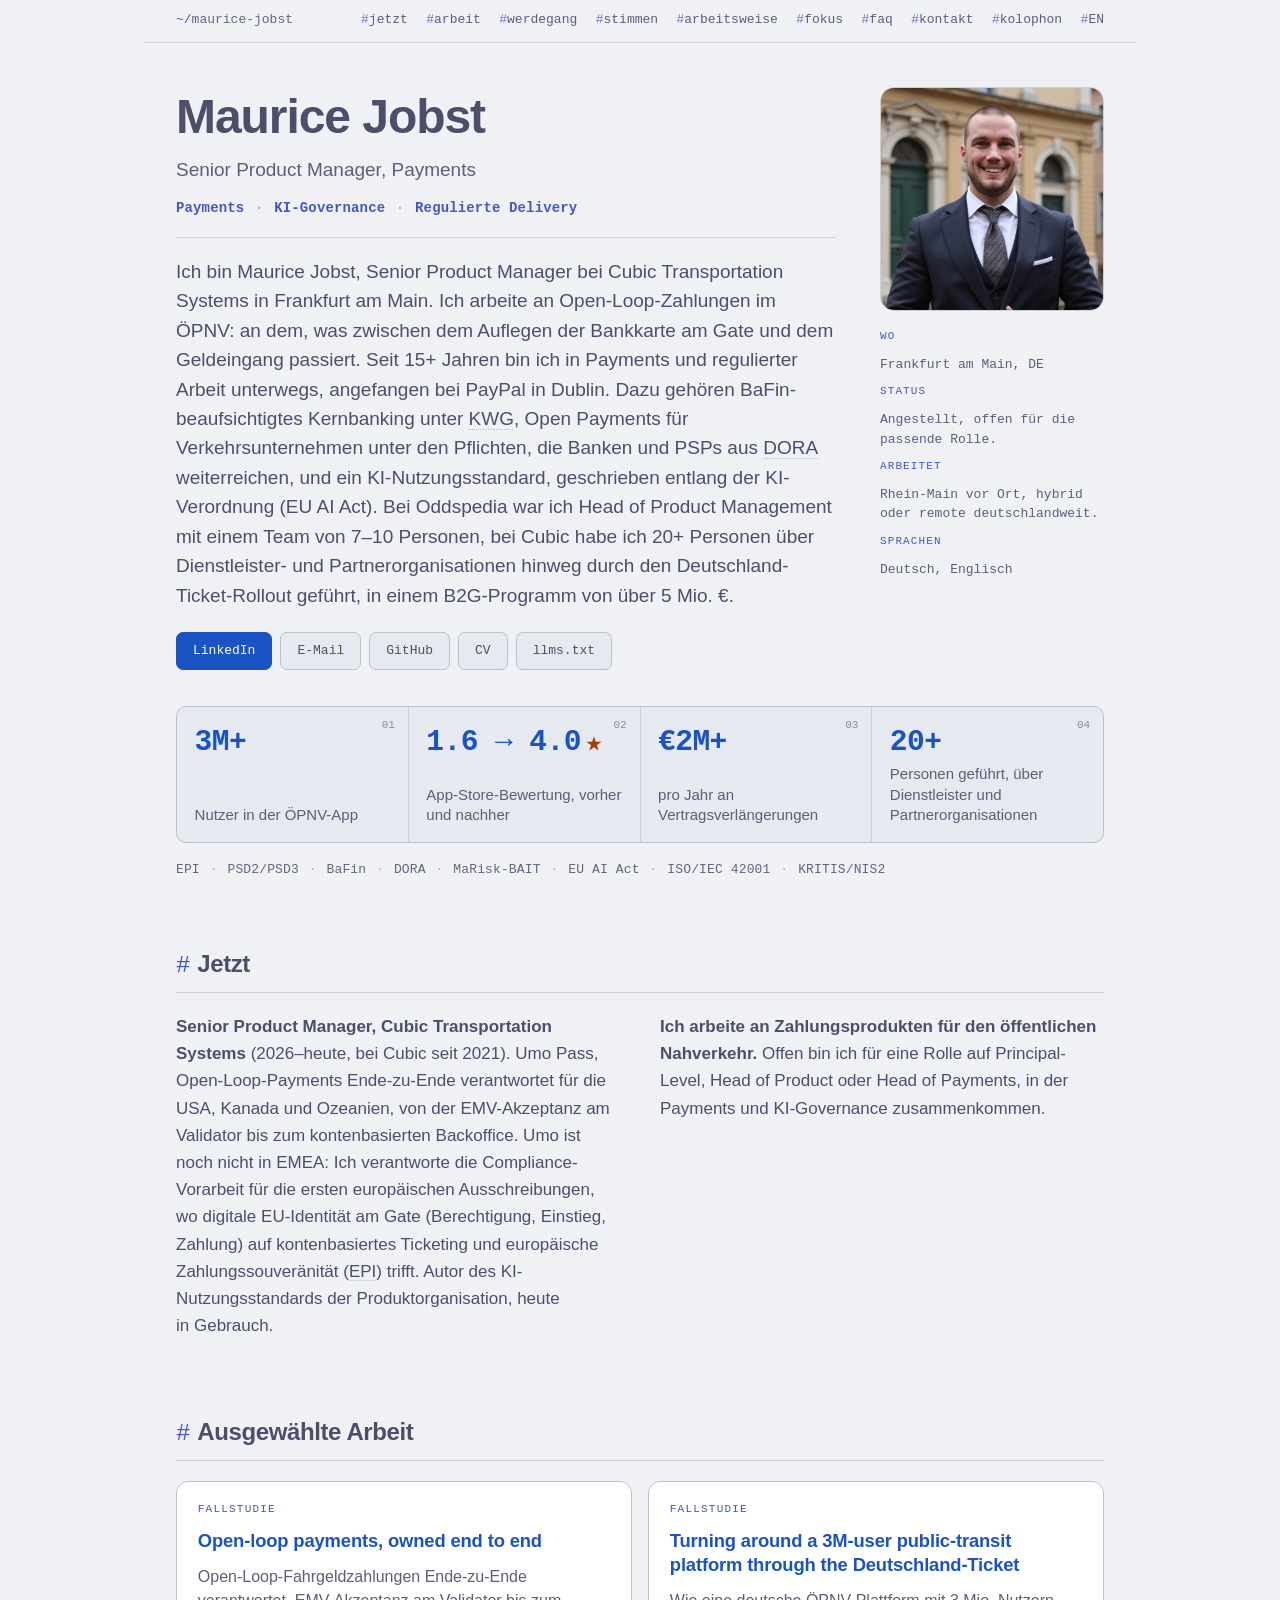
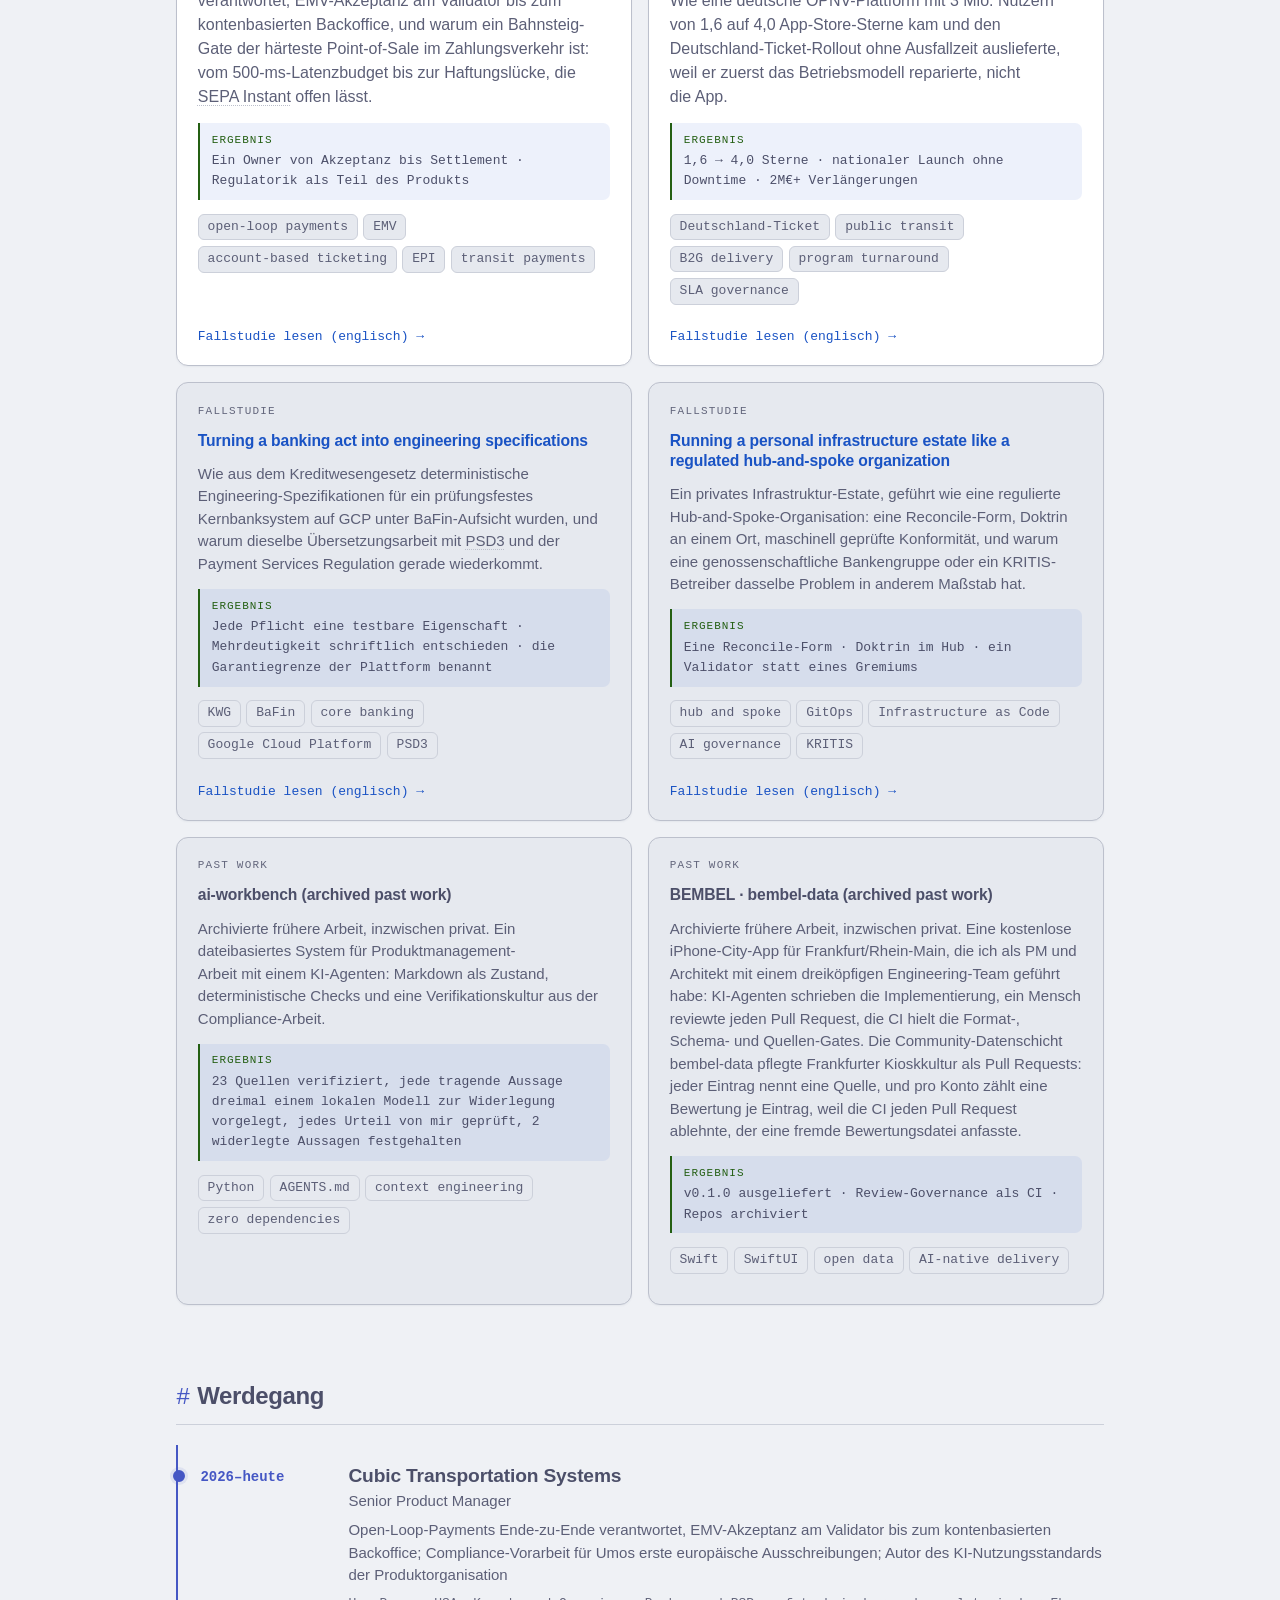
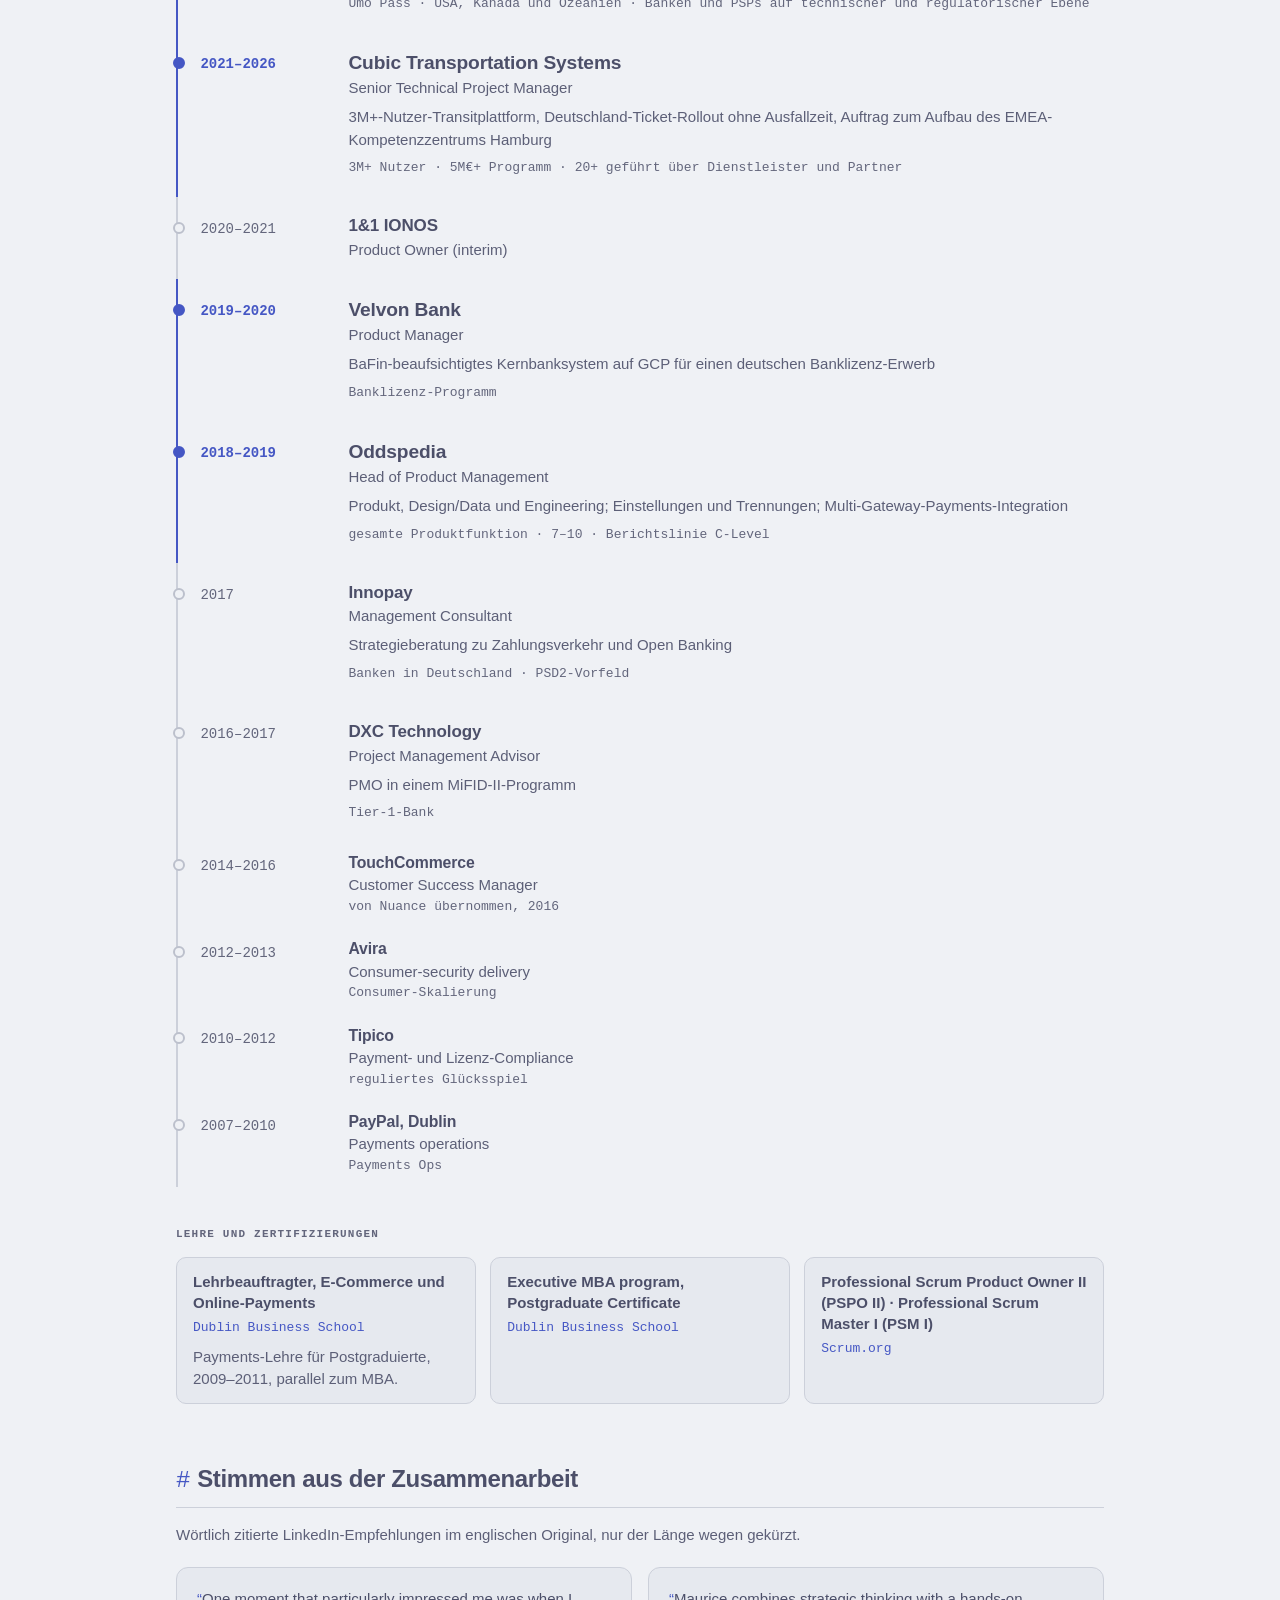
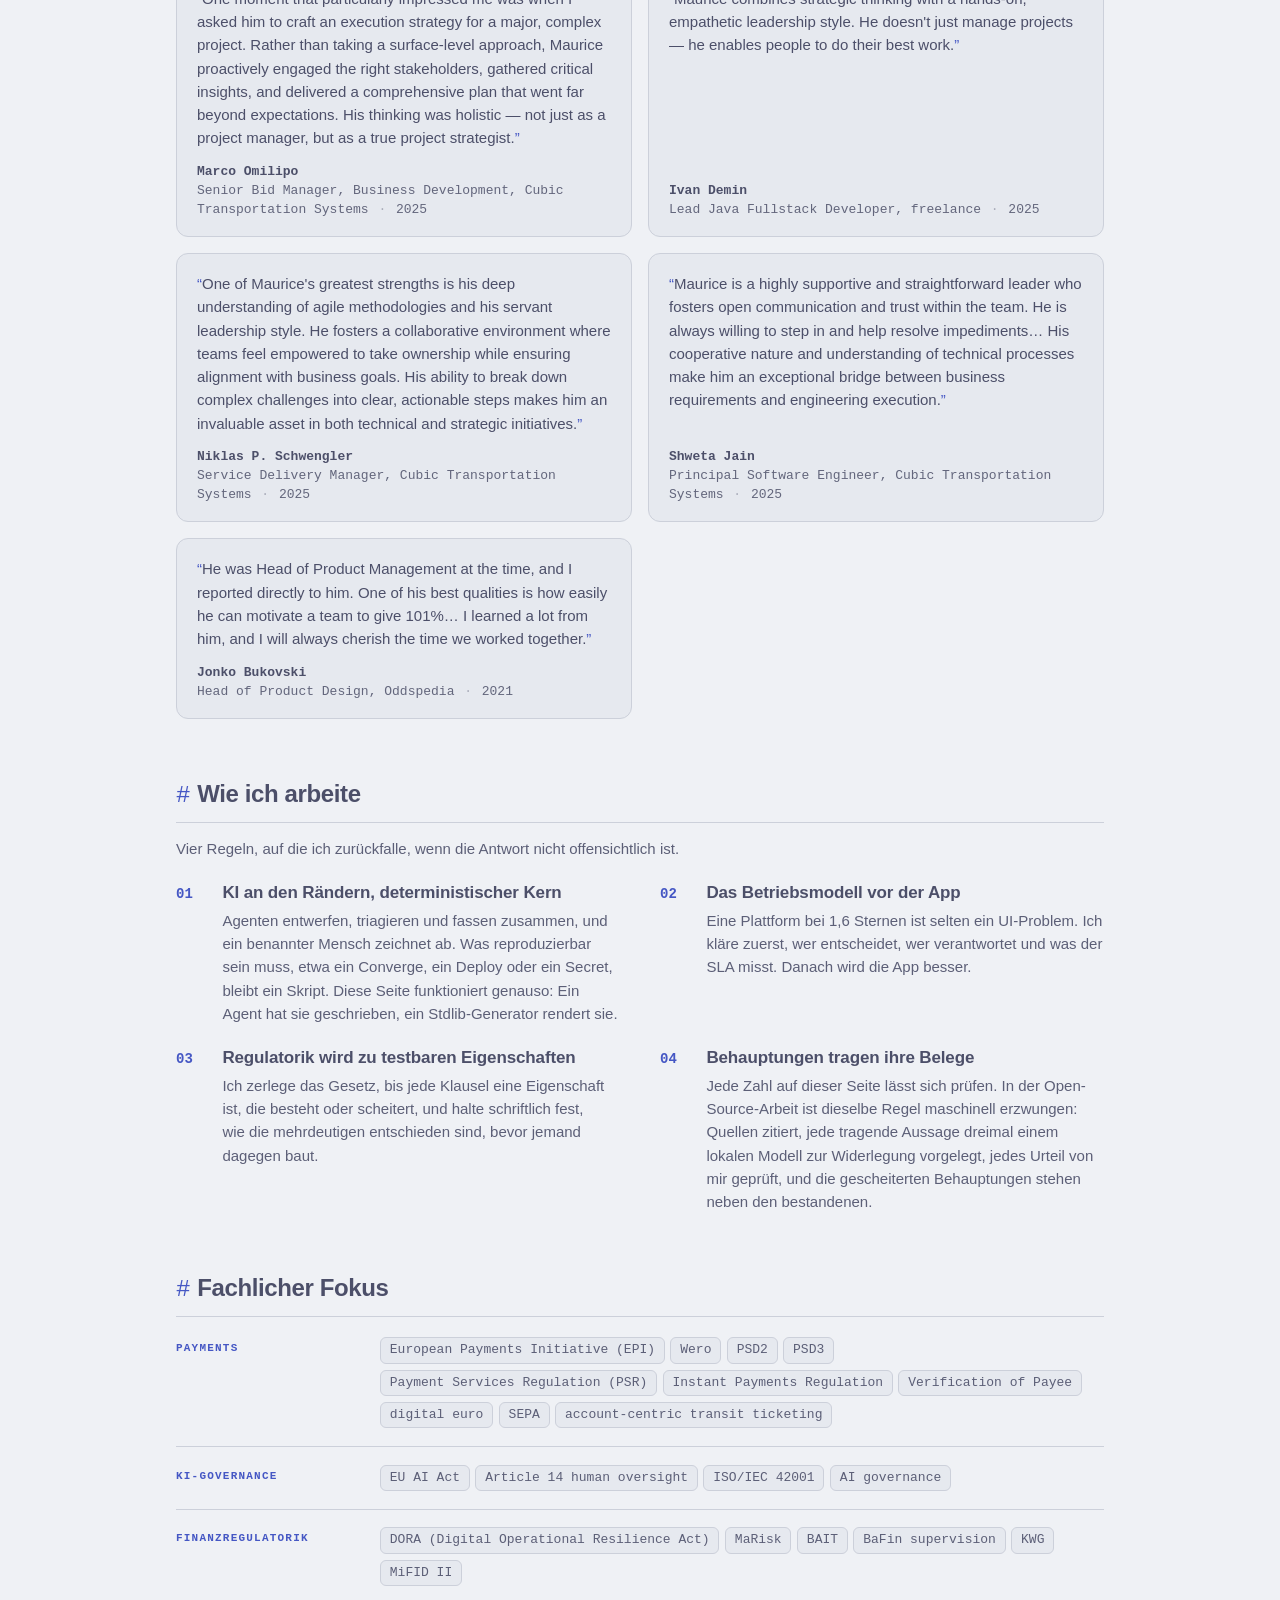
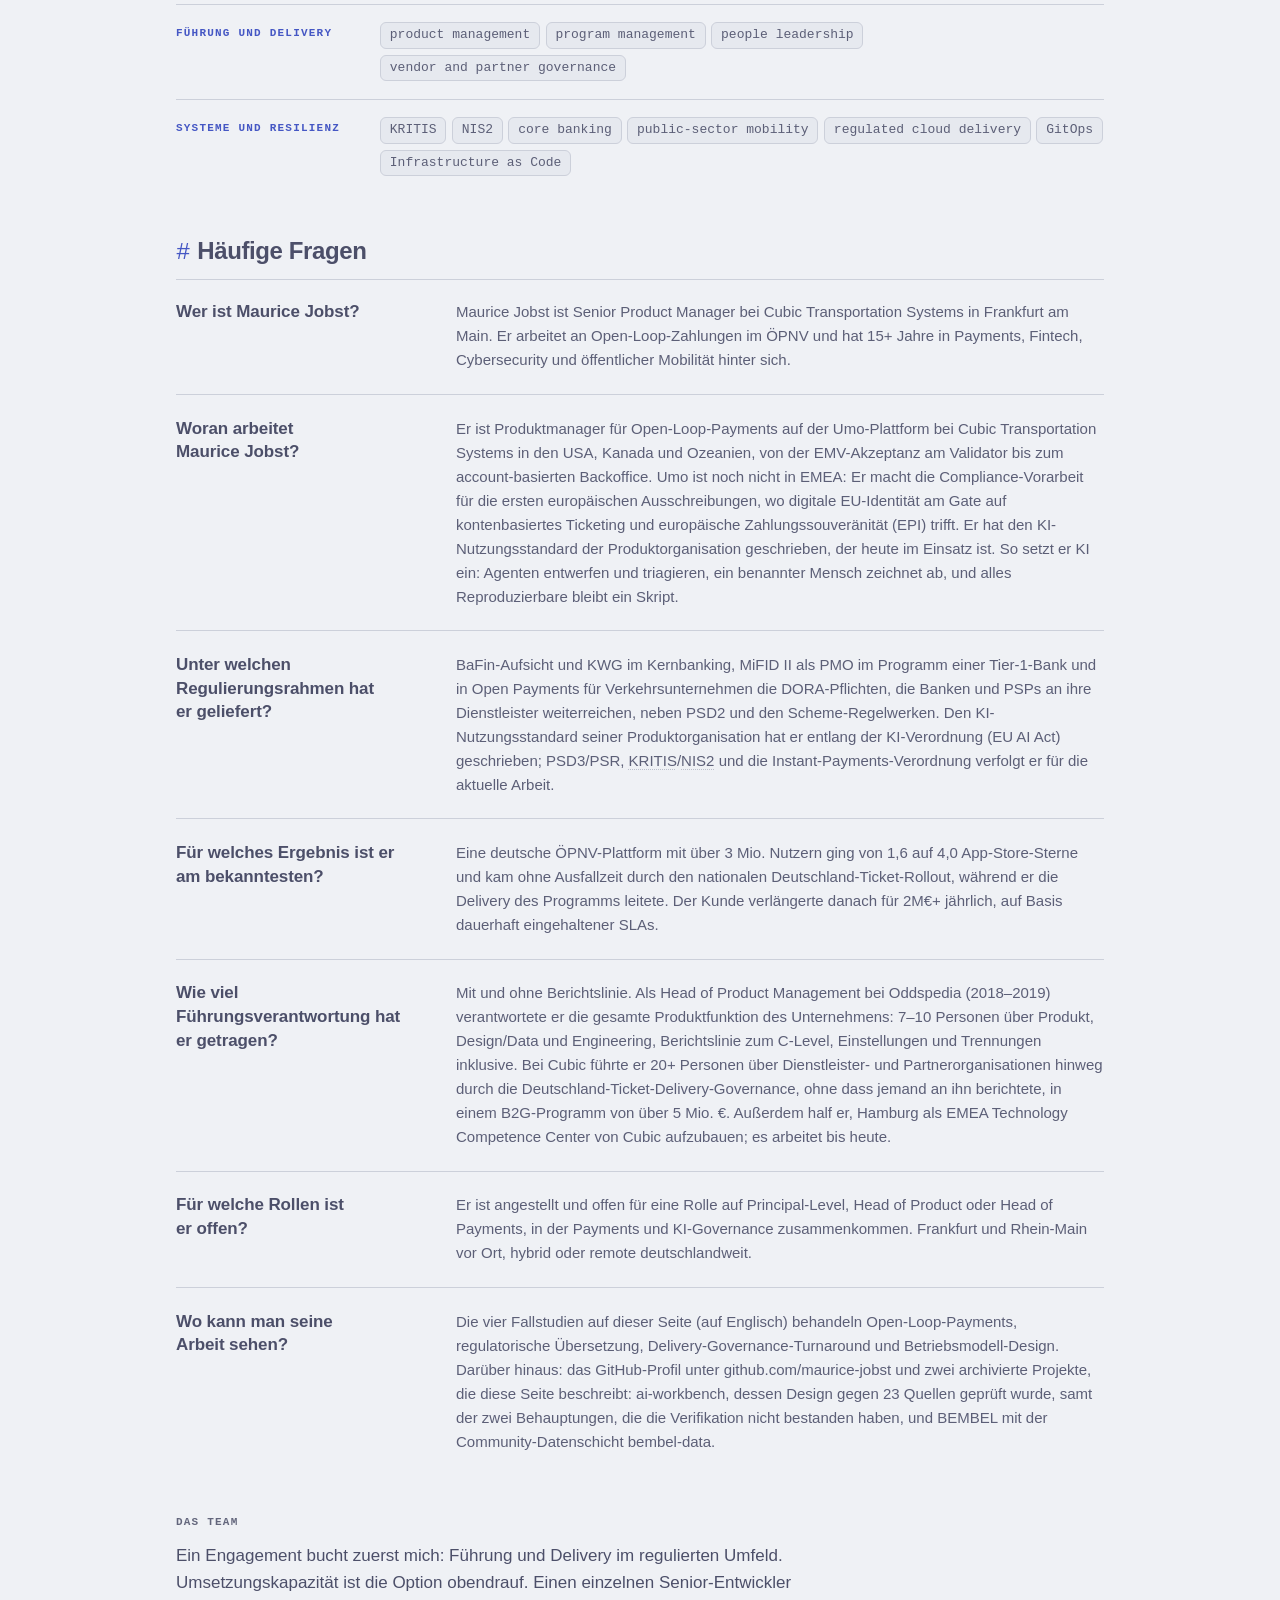
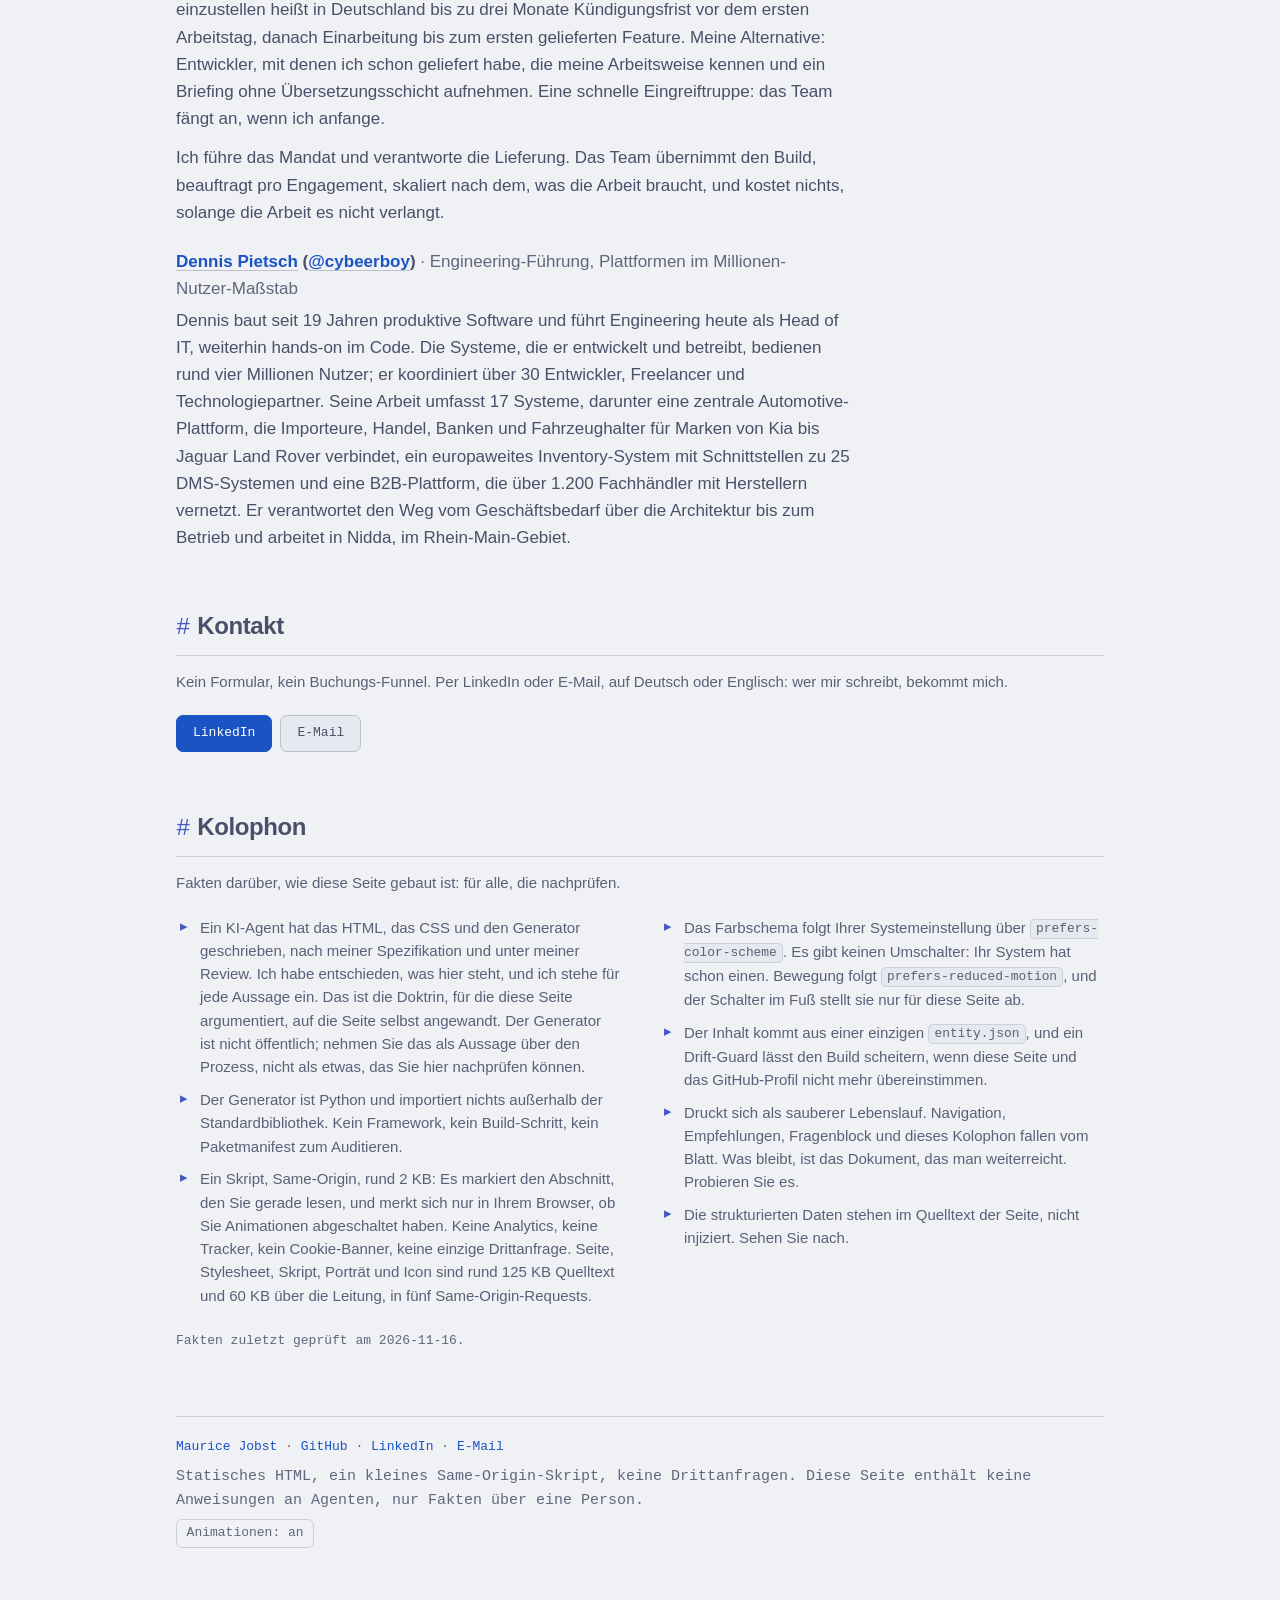
<file: de/index.html>
<!DOCTYPE html>
<html lang="de">
<head>
<meta charset="utf-8">
<meta name="viewport" content="width=device-width, initial-scale=1">
<title>Maurice Jobst · Senior Product Manager, Payments</title>
<meta name="description" content="Maurice Jobst ist Senior Product Manager bei Cubic Transportation Systems in Frankfurt am Main und arbeitet an Open-Loop-Zahlungen im ÖPNV: 15+ Jahre Payments, Fintech, Cybersecurity und regulierte Delivery.">
<link rel="canonical" href="https://maurice-jobst.github.io/de/">
<link rel="alternate" hreflang="en" href="https://maurice-jobst.github.io/">
<link rel="alternate" hreflang="de" href="https://maurice-jobst.github.io/de/">
<link rel="alternate" hreflang="x-default" href="https://maurice-jobst.github.io/">
<meta name="author" content="Maurice Jobst">
<link rel="icon" href="/assets/monogram.svg" type="image/svg+xml">
<meta property="og:type" content="website">
<meta property="og:title" content="Maurice Jobst · Senior Product Manager, Payments">
<meta property="og:description" content="Maurice Jobst ist Senior Product Manager bei Cubic Transportation Systems in Frankfurt am Main und arbeitet an Open-Loop-Zahlungen im ÖPNV: 15+ Jahre Payments, Fintech, Cybersecurity und regulierte Delivery.">
<meta property="og:url" content="https://maurice-jobst.github.io/de/">
<meta property="og:image" content="https://maurice-jobst.github.io/assets/og.png">
<meta property="og:image:width" content="1200">
<meta property="og:image:height" content="630">
<meta property="og:image:alt" content="Maurice Jobst. Senior Product Manager, Payments. Payments, AI Governance, Regulated Delivery. Frankfurt am Main.">
<meta property="og:locale" content="de_DE">
<meta property="og:locale:alternate" content="en_US">
<meta name="twitter:card" content="summary_large_image">
<meta name="theme-color" media="(prefers-color-scheme: light)" content="#eff1f5">
<meta name="theme-color" media="(prefers-color-scheme: dark)" content="#1e1e2e">
<link rel="stylesheet" href="../assets/styles.css">
<script src="../assets/site.js" defer></script>
<script type="application/ld+json">
{
  "@context": "https://schema.org",
  "@graph": [
    {
      "@type": "Person",
      "@id": "https://maurice-jobst.github.io/#person",
      "name": "Maurice Jobst",
      "givenName": "Maurice",
      "familyName": "Jobst",
      "jobTitle": "Senior Product Manager",
      "description": "Ich bin Maurice Jobst, Senior Product Manager bei Cubic Transportation Systems in Frankfurt am Main. Ich arbeite an Open-Loop-Zahlungen im ÖPNV: an dem, was zwischen dem Auflegen der Bankkarte am Gate und dem Geldeingang passiert. Seit 15+ Jahren bin ich in Payments und regulierter Arbeit unterwegs, angefangen bei PayPal in Dublin. Dazu gehören BaFin-beaufsichtigtes Kernbanking unter KWG, Open Payments für Verkehrsunternehmen unter den Pflichten, die Banken und PSPs aus DORA weiterreichen, und ein KI-Nutzungsstandard, geschrieben entlang der KI-Verordnung (EU AI Act). Bei Oddspedia war ich Head of Product Management mit einem Team von 7–10 Personen, bei Cubic habe ich 20+ Personen über Dienstleister- und Partnerorganisationen hinweg durch den Deutschland-Ticket-Rollout geführt, in einem B2G-Programm von über 5 Mio. €.",
      "url": "https://maurice-jobst.github.io/",
      "mainEntityOfPage": "https://maurice-jobst.github.io/",
      "email": "mailto:maurice.jobst@gmail.com",
      "worksFor": {
        "@type": "Organization",
        "name": "Cubic Transportation Systems",
        "url": "https://www.cubic.com/transportation"
      },
      "address": {
        "@type": "PostalAddress",
        "addressLocality": "Frankfurt am Main",
        "addressRegion": "Hessen",
        "addressCountry": "DE"
      },
      "knowsLanguage": [
        "Deutsch",
        "Englisch"
      ],
      "knowsAbout": [
        "European Payments Initiative (EPI)",
        "Wero",
        "PSD2",
        "PSD3",
        "Payment Services Regulation (PSR)",
        "Instant Payments Regulation",
        "Verification of Payee",
        "digital euro",
        "SEPA",
        "account-centric transit ticketing",
        "EU AI Act",
        "Article 14 human oversight",
        "ISO/IEC 42001",
        "AI governance",
        "DORA (Digital Operational Resilience Act)",
        "MaRisk",
        "BAIT",
        "BaFin supervision",
        "KWG",
        "MiFID II",
        "product management",
        "program management",
        "people leadership",
        "vendor and partner governance",
        "KRITIS",
        "NIS2",
        "core banking",
        "public-sector mobility",
        "regulated cloud delivery",
        "GitOps",
        "Infrastructure as Code"
      ],
      "image": "https://maurice-jobst.github.io/assets/portrait.jpg",
      "alumniOf": {
        "@type": "EducationalOrganization",
        "name": "Dublin Business School"
      },
      "hasCredential": [
        {
          "@type": "EducationalOccupationalCredential",
          "name": "Professional Scrum Product Owner II (PSPO II)"
        },
        {
          "@type": "EducationalOccupationalCredential",
          "name": "Professional Scrum Master I (PSM I)"
        },
        {
          "@type": "EducationalOccupationalCredential",
          "name": "Part-time lecturer in e-commerce and online payments, Dublin Business School"
        }
      ],
      "sameAs": [
        "https://www.linkedin.com/in/mauricejobst/",
        "https://github.com/maurice-jobst"
      ],
      "knows": [
        {
          "@type": "Person",
          "name": "Dennis Pietsch",
          "url": "https://pietsch.xyz/",
          "sameAs": [
            "https://github.com/cybeerboy"
          ],
          "jobTitle": "Engineering-Führung, Plattformen im Millionen-Nutzer-Maßstab",
          "description": "Dennis baut seit 19 Jahren produktive Software und führt Engineering heute als Head of IT, weiterhin hands-on im Code. Die Systeme, die er entwickelt und betreibt, bedienen rund vier Millionen Nutzer; er koordiniert über 30 Entwickler, Freelancer und Technologiepartner. Seine Arbeit umfasst 17 Systeme, darunter eine zentrale Automotive-Plattform, die Importeure, Handel, Banken und Fahrzeughalter für Marken von Kia bis Jaguar Land Rover verbindet, ein europaweites Inventory-System mit Schnittstellen zu 25 DMS-Systemen und eine B2B-Plattform, die über 1.200 Fachhändler mit Herstellern vernetzt. Er verantwortet den Weg vom Geschäftsbedarf über die Architektur bis zum Betrieb und arbeitet in Nidda, im Rhein-Main-Gebiet."
        }
      ]
    },
    {
      "@type": "ProfilePage",
      "@id": "https://maurice-jobst.github.io/de/#page",
      "url": "https://maurice-jobst.github.io/de/",
      "name": "Maurice Jobst · Senior Product Manager, Payments",
      "description": "Maurice Jobst ist Senior Product Manager bei Cubic Transportation Systems in Frankfurt am Main und arbeitet an Open-Loop-Zahlungen im ÖPNV: 15+ Jahre Payments, Fintech, Cybersecurity und regulierte Delivery.",
      "inLanguage": "de",
      "mainEntity": {
        "@id": "https://maurice-jobst.github.io/#person"
      }
    },
    {
      "@type": "FAQPage",
      "@id": "https://maurice-jobst.github.io/de/#faq",
      "mainEntity": [
        {
          "@type": "Question",
          "name": "Wer ist Maurice Jobst?",
          "acceptedAnswer": {
            "@type": "Answer",
            "text": "Maurice Jobst ist Senior Product Manager bei Cubic Transportation Systems in Frankfurt am Main. Er arbeitet an Open-Loop-Zahlungen im ÖPNV und hat 15+ Jahre in Payments, Fintech, Cybersecurity und öffentlicher Mobilität hinter sich."
          }
        },
        {
          "@type": "Question",
          "name": "Woran arbeitet Maurice Jobst?",
          "acceptedAnswer": {
            "@type": "Answer",
            "text": "Er ist Produktmanager für Open-Loop-Payments auf der Umo-Plattform bei Cubic Transportation Systems in den USA, Kanada und Ozeanien, von der EMV-Akzeptanz am Validator bis zum account-basierten Backoffice. Umo ist noch nicht in EMEA: Er macht die Compliance-Vorarbeit für die ersten europäischen Ausschreibungen, wo digitale EU-Identität am Gate auf kontenbasiertes Ticketing und europäische Zahlungssouveränität (EPI) trifft. Er hat den KI-Nutzungsstandard der Produktorganisation geschrieben, der heute im Einsatz ist. So setzt er KI ein: Agenten entwerfen und triagieren, ein benannter Mensch zeichnet ab, und alles Reproduzierbare bleibt ein Skript."
          }
        },
        {
          "@type": "Question",
          "name": "Unter welchen Regulierungsrahmen hat er geliefert?",
          "acceptedAnswer": {
            "@type": "Answer",
            "text": "BaFin-Aufsicht und KWG im Kernbanking, MiFID II als PMO im Programm einer Tier-1-Bank und in Open Payments für Verkehrsunternehmen die DORA-Pflichten, die Banken und PSPs an ihre Dienstleister weiterreichen, neben PSD2 und den Scheme-Regelwerken. Den KI-Nutzungsstandard seiner Produktorganisation hat er entlang der KI-Verordnung (EU AI Act) geschrieben; PSD3/PSR, KRITIS/NIS2 und die Instant-Payments-Verordnung verfolgt er für die aktuelle Arbeit."
          }
        },
        {
          "@type": "Question",
          "name": "Für welches Ergebnis ist er am bekanntesten?",
          "acceptedAnswer": {
            "@type": "Answer",
            "text": "Eine deutsche ÖPNV-Plattform mit über 3 Mio. Nutzern ging von 1,6 auf 4,0 App-Store-Sterne und kam ohne Ausfallzeit durch den nationalen Deutschland-Ticket-Rollout, während er die Delivery des Programms leitete. Der Kunde verlängerte danach für 2M€+ jährlich, auf Basis dauerhaft eingehaltener SLAs."
          }
        },
        {
          "@type": "Question",
          "name": "Wie viel Führungsverantwortung hat er getragen?",
          "acceptedAnswer": {
            "@type": "Answer",
            "text": "Mit und ohne Berichtslinie. Als Head of Product Management bei Oddspedia (2018–2019) verantwortete er die gesamte Produktfunktion des Unternehmens: 7–10 Personen über Produkt, Design/Data und Engineering, Berichtslinie zum C-Level, Einstellungen und Trennungen inklusive. Bei Cubic führte er 20+ Personen über Dienstleister- und Partnerorganisationen hinweg durch die Deutschland-Ticket-Delivery-Governance, ohne dass jemand an ihn berichtete, in einem B2G-Programm von über 5 Mio. €. Außerdem half er, Hamburg als EMEA Technology Competence Center von Cubic aufzubauen; es arbeitet bis heute."
          }
        },
        {
          "@type": "Question",
          "name": "Für welche Rollen ist er offen?",
          "acceptedAnswer": {
            "@type": "Answer",
            "text": "Er ist angestellt und offen für eine Rolle auf Principal-Level, Head of Product oder Head of Payments, in der Payments und KI-Governance zusammenkommen. Frankfurt und Rhein-Main vor Ort, hybrid oder remote deutschlandweit."
          }
        },
        {
          "@type": "Question",
          "name": "Wo kann man seine Arbeit sehen?",
          "acceptedAnswer": {
            "@type": "Answer",
            "text": "Die vier Fallstudien auf dieser Seite (auf Englisch) behandeln Open-Loop-Payments, regulatorische Übersetzung, Delivery-Governance-Turnaround und Betriebsmodell-Design. Darüber hinaus: das GitHub-Profil unter github.com/maurice-jobst und zwei archivierte Projekte, die diese Seite beschreibt: ai-workbench, dessen Design gegen 23 Quellen geprüft wurde, samt der zwei Behauptungen, die die Verifikation nicht bestanden haben, und BEMBEL mit der Community-Datenschicht bembel-data."
          }
        }
      ]
    },
    {
      "@type": "SoftwareSourceCode",
      "name": "ai-workbench (archived past work)",
      "description": "Archivierte frühere Arbeit, inzwischen privat. Ein dateibasiertes System für Produktmanagement-Arbeit mit einem KI-Agenten: Markdown als Zustand, deterministische Checks und eine Verifikationskultur aus der Compliance-Arbeit.",
      "author": {
        "@id": "https://maurice-jobst.github.io/#person"
      }
    },
    {
      "@type": "SoftwareSourceCode",
      "name": "BEMBEL · bembel-data (archived past work)",
      "description": "Archivierte frühere Arbeit, inzwischen privat. Eine kostenlose iPhone-City-App für Frankfurt/Rhein-Main, die ich als PM und Architekt mit einem dreiköpfigen Engineering-Team geführt habe: KI-Agenten schrieben die Implementierung, ein Mensch reviewte jeden Pull Request, die CI hielt die Format-, Schema- und Quellen-Gates. Die Community-Datenschicht bembel-data pflegte Frankfurter Kioskkultur als Pull Requests: jeder Eintrag nennt eine Quelle, und pro Konto zählt eine Bewertung je Eintrag, weil die CI jeden Pull Request ablehnte, der eine fremde Bewertungsdatei anfasste.",
      "author": {
        "@id": "https://maurice-jobst.github.io/#person"
      }
    }
  ]
}
</script>
</head>
<body>
<div class="progress" aria-hidden="true"></div>
<a class="skip" href="#main">Zum Inhalt springen</a>
<main id="main" class="home">
<nav class="topnav" data-spy aria-label="Sections"><div class="row"><span class="brand">maurice-jobst</span><a href="#now">jetzt</a><a href="#work">arbeit</a><a href="#career">werdegang</a><a href="#voices">stimmen</a><a href="#approach">arbeitsweise</a><a href="#focus">fokus</a><a href="#faq">faq</a><a href="#contact">kontakt</a><a href="#colophon">kolophon</a><a href="../" rel="alternate" hreflang="en">EN</a></div></nav>
<header class="hero"><div class="hero-id"><h1>Maurice Jobst</h1><p class="role">Senior Product Manager, Payments</p><p class="rail"><span>Payments</span> <i>·</i> <span>KI-Governance</span> <i>·</i> <span>Regulierte Delivery</span></p><p class="answer">Ich bin Maurice Jobst, Senior Product Manager bei Cubic Transportation Systems in Frankfurt am Main. Ich arbeite an Open-Loop-Zahlungen im ÖPNV: an dem, was zwischen dem Auflegen der Bankkarte am Gate und dem Geldeingang passiert. Seit 15+ Jahren bin ich in Payments und regulierter Arbeit unterwegs, angefangen bei PayPal in Dublin. Dazu gehören BaFin-beaufsichtigtes Kernbanking unter <button class="gl" type="button" popovertarget="gl-kwg" style="anchor-name:--gl-kwg"><dfn>KWG</dfn></button><span popover id="gl-kwg" class="gl-pop" style="position-anchor:--gl-kwg"><span class="gl-t">KWG</span><span class="gl-x">Das Kreditwesengesetz: das Gesetz, das Banken zulässt und ihre Organisationspflichten setzt, darunter die ordnungsgemäße Geschäftsorganisation, die MaRisk ausführt.</span></span>, Open Payments für Verkehrsunternehmen unter den Pflichten, die Banken und PSPs aus <button class="gl" type="button" popovertarget="gl-dora" style="anchor-name:--gl-dora"><dfn>DORA</dfn></button><span popover id="gl-dora" class="gl-pop" style="position-anchor:--gl-dora"><span class="gl-t">DORA</span><span class="gl-x">Der EU Digital Operational Resilience Act, anwendbar seit Januar 2025: IKT-Risiko, Vorfallmeldung und Drittparteiregeln für Banken, Versicherer und Zahlungsinstitute, die sie an jeden Dienstleister in der Kette weiterreichen.</span></span> weiterreichen, und ein KI-Nutzungsstandard, geschrieben entlang der KI-Verordnung (EU AI Act). Bei Oddspedia war ich Head of Product Management mit einem Team von 7–10 Personen, bei Cubic habe ich 20+ Personen über Dienstleister- und Partnerorganisationen hinweg durch den Deutschland-Ticket-Rollout geführt, in einem B2G-Programm von über 5 Mio. €.</p><p class="cta"><a class="btn primary" href="https://www.linkedin.com/in/mauricejobst/">LinkedIn</a><a class="btn" href="mailto:maurice.jobst@gmail.com">E-Mail</a><a class="btn" href="https://github.com/maurice-jobst">GitHub</a><a class="btn" href="../cv.html">CV</a><a class="btn" href="../llms.txt">llms.txt</a></p></div><aside class="hero-side"><img class="portrait photo" src="../assets/portrait.jpg" alt="Porträt von Maurice Jobst im dunklen Anzug, lächelnd" width="200" height="200"><dl class="at-a-glance"><dt>wo</dt><dd>Frankfurt am Main, DE</dd><dt>status</dt><dd>Angestellt, offen für die passende Rolle.</dd><dt>arbeitet</dt><dd>Rhein-Main vor Ort, hybrid oder remote deutschlandweit.</dd><dt>sprachen</dt><dd>Deutsch, Englisch</dd></dl></aside></header>
<ul class="metrics">
<li><span class="value">3M+</span><span class="label">Nutzer in der ÖPNV-App</span></li>
<li><span class="value">1.6 → 4.0<span class="unit">★</span></span><span class="label">App-Store-Bewertung, vorher und nachher</span></li>
<li><span class="value">€2M+</span><span class="label">pro Jahr an Vertragsverlängerungen</span></li>
<li><span class="value">20+</span><span class="label">Personen geführt, über Dienstleister und Partnerorganisationen</span></li>
</ul>
<p class="stamp"><span>EPI</span> <i>·</i> <span>PSD2/PSD3</span> <i>·</i> <span>BaFin</span> <i>·</i> <span>DORA</span> <i>·</i> <span>MaRisk-BAIT</span> <i>·</i> <span>EU AI Act</span> <i>·</i> <span>ISO/IEC 42001</span> <i>·</i> <span>KRITIS/NIS2</span></p>
<h2 id="now"><span class="hash">#</span>Jetzt<a class="anchor" href="#now" aria-label="Link to this section">#</a></h2>
<div class="prose">
<p><strong>Senior Product Manager, Cubic Transportation Systems</strong> (2026–heute, bei Cubic seit 2021). Umo Pass, Open-Loop-Payments Ende-zu-Ende verantwortet für die USA, Kanada und Ozeanien, von der EMV-Akzeptanz am Validator bis zum kontenbasierten Backoffice. Umo ist noch nicht in EMEA: Ich verantworte die Compliance-Vorarbeit für die ersten europäischen Ausschreibungen, wo digitale EU-Identität am Gate (Berechtigung, Einstieg, Zahlung) auf kontenbasiertes Ticketing und europäische Zahlungssouveränität (<button class="gl" type="button" popovertarget="gl-epi" style="anchor-name:--gl-epi"><dfn>EPI</dfn></button><span popover id="gl-epi" class="gl-pop" style="position-anchor:--gl-epi"><span class="gl-t">EPI</span><span class="gl-x">Die European Payments Initiative: ein bankgeführter Zusammenschluss europäischer Banken und Zahlungsdienstleister, der ein europäisches Zahlungssystem mit Wallet, Wero, als Alternative zu den US-Kartensystemen aufbaut.</span></span>) trifft. Autor des KI-Nutzungsstandards der Produktorganisation, heute in Gebrauch.</p>
<p><strong>Ich arbeite an Zahlungsprodukten für den öffentlichen Nahverkehr.</strong> Offen bin ich für eine Rolle auf Principal-Level, Head of Product oder Head of Payments, in der Payments und KI-Governance zusammenkommen.</p>
</div>
<h2 id="work"><span class="hash">#</span>Ausgewählte Arbeit<a class="anchor" href="#work" aria-label="Link to this section">#</a></h2>
<div class="grid lead-row">
<article class="card lead"><p class="kicker">Fallstudie</p><h3><a href="../case-studies/open-loop-payments-end-to-end.html">Open-loop payments, owned end to end</a></h3><p class="card-desc">Open-Loop-Fahrgeldzahlungen Ende-zu-Ende verantwortet, EMV-Akzeptanz am Validator bis zum kontenbasierten Backoffice, und warum ein Bahnsteig-Gate der härteste Point-of-Sale im Zahlungsverkehr ist: vom 500-ms-Latenzbudget bis zur Haftungslücke, die <button class="gl" type="button" popovertarget="gl-sepa-instant" style="anchor-name:--gl-sepa-instant"><dfn>SEPA Instant</dfn></button><span popover id="gl-sepa-instant" class="gl-pop" style="position-anchor:--gl-sepa-instant"><span class="gl-t">SEPA Instant</span><span class="gl-x">Euro-Überweisungen, die in Sekunden rund um die Uhr abgewickelt werden. Die EU-Verordnung zu Sofortzahlungen machte den Empfang 2025 für Banken im Euroraum verpflichtend, das Senden später im selben Jahr.</span></span> offen lässt.</p><p class="outcome"><span>Ergebnis</span> Ein Owner von Akzeptanz bis Settlement · Regulatorik als Teil des Produkts</p><ul class="chips"><li>open-loop payments</li><li>EMV</li><li>account-based ticketing</li><li>EPI</li><li>transit payments</li></ul><p class="card-links"><a href="../case-studies/open-loop-payments-end-to-end.html">Fallstudie lesen (englisch)</a></p></article>
<article class="card lead"><p class="kicker">Fallstudie</p><h3><a href="../case-studies/deutschland-ticket-turnaround.html">Turning around a 3M-user public-transit platform through the Deutschland-Ticket</a></h3><p class="card-desc">Wie eine deutsche ÖPNV-Plattform mit 3 Mio. Nutzern von 1,6 auf 4,0 App-Store-Sterne kam und den Deutschland-Ticket-Rollout ohne Ausfallzeit auslieferte, weil er zuerst das Betriebsmodell reparierte, nicht die App.</p><p class="outcome"><span>Ergebnis</span> 1,6 → 4,0 Sterne · nationaler Launch ohne Downtime · 2M€+ Verlängerungen</p><ul class="chips"><li>Deutschland-Ticket</li><li>public transit</li><li>B2G delivery</li><li>program turnaround</li><li>SLA governance</li></ul><p class="card-links"><a href="../case-studies/deutschland-ticket-turnaround.html">Fallstudie lesen (englisch)</a></p></article>
</div>
<div class="grid second-row">
<article class="card secondary"><p class="kicker">Fallstudie</p><h3><a href="../case-studies/banking-act-to-specifications.html">Turning a banking act into engineering specifications</a></h3><p class="card-desc">Wie aus dem Kreditwesengesetz deterministische Engineering-Spezifikationen für ein prüfungsfestes Kernbanksystem auf GCP unter BaFin-Aufsicht wurden, und warum dieselbe Übersetzungsarbeit mit <button class="gl" type="button" popovertarget="gl-psd2-psd3" style="anchor-name:--gl-psd2-psd3"><dfn>PSD3</dfn></button><span popover id="gl-psd2-psd3" class="gl-pop" style="position-anchor:--gl-psd2-psd3"><span class="gl-t">PSD2/PSD3</span><span class="gl-x">Die EU-Zahlungsdiensterichtlinien. PSD2 (2015) brachte starke Kundenauthentifizierung und Open Banking; PSD3 mit der Payment Services Regulation ist das Nachfolgepaket, im November 2025 von Rat und Parlament vorläufig geeinigt und noch nicht in Kraft.</span></span> und der Payment Services Regulation gerade wiederkommt.</p><p class="outcome"><span>Ergebnis</span> Jede Pflicht eine testbare Eigenschaft · Mehrdeutigkeit schriftlich entschieden · die Garantiegrenze der Plattform benannt</p><ul class="chips"><li>KWG</li><li>BaFin</li><li>core banking</li><li>Google Cloud Platform</li><li>PSD3</li></ul><p class="card-links"><a href="../case-studies/banking-act-to-specifications.html">Fallstudie lesen (englisch)</a></p></article>
<article class="card secondary"><p class="kicker">Fallstudie</p><h3><a href="../case-studies/hub-and-spoke-estate.html">Running a personal infrastructure estate like a regulated hub-and-spoke organization</a></h3><p class="card-desc">Ein privates Infrastruktur-Estate, geführt wie eine regulierte Hub-and-Spoke-Organisation: eine Reconcile-Form, Doktrin an einem Ort, maschinell geprüfte Konformität, und warum eine genossenschaftliche Bankengruppe oder ein KRITIS-Betreiber dasselbe Problem in anderem Maßstab hat.</p><p class="outcome"><span>Ergebnis</span> Eine Reconcile-Form · Doktrin im Hub · ein Validator statt eines Gremiums</p><ul class="chips"><li>hub and spoke</li><li>GitOps</li><li>Infrastructure as Code</li><li>AI governance</li><li>KRITIS</li></ul><p class="card-links"><a href="../case-studies/hub-and-spoke-estate.html">Fallstudie lesen (englisch)</a></p></article>
<article class="card secondary"><p class="kicker">past work</p><h3>ai-workbench (archived past work)</h3><p class="card-desc">Archivierte frühere Arbeit, inzwischen privat. Ein dateibasiertes System für Produktmanagement-Arbeit mit einem KI-Agenten: Markdown als Zustand, deterministische Checks und eine Verifikationskultur aus der Compliance-Arbeit.</p><p class="outcome"><span>Ergebnis</span> 23 Quellen verifiziert, jede tragende Aussage dreimal einem lokalen Modell zur Widerlegung vorgelegt, jedes Urteil von mir geprüft, 2 widerlegte Aussagen festgehalten</p><ul class="chips"><li>Python</li><li>AGENTS.md</li><li>context engineering</li><li>zero dependencies</li></ul></article>
<article class="card secondary"><p class="kicker">past work</p><h3>BEMBEL · bembel-data (archived past work)</h3><p class="card-desc">Archivierte frühere Arbeit, inzwischen privat. Eine kostenlose iPhone-City-App für Frankfurt/Rhein-Main, die ich als PM und Architekt mit einem dreiköpfigen Engineering-Team geführt habe: KI-Agenten schrieben die Implementierung, ein Mensch reviewte jeden Pull Request, die CI hielt die Format-, Schema- und Quellen-Gates. Die Community-Datenschicht bembel-data pflegte Frankfurter Kioskkultur als Pull Requests: jeder Eintrag nennt eine Quelle, und pro Konto zählt eine Bewertung je Eintrag, weil die CI jeden Pull Request ablehnte, der eine fremde Bewertungsdatei anfasste.</p><p class="outcome"><span>Ergebnis</span> v0.1.0 ausgeliefert · Review-Governance als CI · Repos archiviert</p><ul class="chips"><li>Swift</li><li>SwiftUI</li><li>open data</li><li>AI-native delivery</li></ul></article>
</div>
<h2 id="career"><span class="hash">#</span>Werdegang<a class="anchor" href="#career" aria-label="Link to this section">#</a></h2>
<ol class="timeline"><li class="entry lead"><p class="years"><time>2026–heute</time></p><div class="entry-body"><h3 class="org">Cubic Transportation Systems</h3><p class="role">Senior Product Manager</p><p class="note">Open-Loop-Payments Ende-zu-Ende verantwortet, EMV-Akzeptanz am Validator bis zum kontenbasierten Backoffice; Compliance-Vorarbeit für Umos erste europäische Ausschreibungen; Autor des KI-Nutzungsstandards der Produktorganisation</p><p class="scope">Umo Pass · USA, Kanada und Ozeanien · Banken und PSPs auf technischer und regulatorischer Ebene</p></div></li><li class="entry lead"><p class="years"><time>2021–2026</time></p><div class="entry-body"><h3 class="org">Cubic Transportation Systems</h3><p class="role">Senior Technical Project Manager</p><p class="note">3M+-Nutzer-Transitplattform, Deutschland-Ticket-Rollout ohne Ausfallzeit, Auftrag zum Aufbau des EMEA-Kompetenzzentrums Hamburg</p><p class="scope">3M+ Nutzer · 5M€+ Programm · 20+ geführt über Dienstleister und Partner</p></div></li><li class="entry standard"><p class="years"><time>2020–2021</time></p><div class="entry-body"><h3 class="org">1&amp;1 IONOS</h3><p class="role">Product Owner (interim)</p></div></li><li class="entry lead"><p class="years"><time>2019–2020</time></p><div class="entry-body"><h3 class="org">Velvon Bank</h3><p class="role">Product Manager</p><p class="note">BaFin-beaufsichtigtes Kernbanksystem auf GCP für einen deutschen Banklizenz-Erwerb</p><p class="scope">Banklizenz-Programm</p></div></li><li class="entry lead"><p class="years"><time>2018–2019</time></p><div class="entry-body"><h3 class="org">Oddspedia</h3><p class="role">Head of Product Management</p><p class="note">Produkt, Design/Data und Engineering; Einstellungen und Trennungen; Multi-Gateway-Payments-Integration</p><p class="scope">gesamte Produktfunktion · 7–10 · Berichtslinie C-Level</p></div></li><li class="entry standard"><p class="years"><time>2017</time></p><div class="entry-body"><h3 class="org">Innopay</h3><p class="role">Management Consultant</p><p class="note">Strategieberatung zu Zahlungsverkehr und Open Banking</p><p class="scope">Banken in Deutschland · PSD2-Vorfeld</p></div></li><li class="entry standard"><p class="years"><time>2016–2017</time></p><div class="entry-body"><h3 class="org">DXC Technology</h3><p class="role">Project Management Advisor</p><p class="note">PMO in einem MiFID-II-Programm</p><p class="scope">Tier-1-Bank</p></div></li><li class="entry compact"><p class="years"><time>2014–2016</time></p><div class="entry-body"><h3 class="org">TouchCommerce</h3><p class="role">Customer Success Manager</p><p class="scope">von Nuance übernommen, 2016</p></div></li><li class="entry compact"><p class="years"><time>2012–2013</time></p><div class="entry-body"><h3 class="org">Avira</h3><p class="role">Consumer-security delivery</p><p class="scope">Consumer-Skalierung</p></div></li><li class="entry compact"><p class="years"><time>2010–2012</time></p><div class="entry-body"><h3 class="org">Tipico</h3><p class="role">Payment- und Lizenz-Compliance</p><p class="scope">reguliertes Glücksspiel</p></div></li><li class="entry compact"><p class="years"><time>2007–2010</time></p><div class="entry-body"><h3 class="org">PayPal, Dublin</h3><p class="role">Payments operations</p><p class="scope">Payments Ops</p></div></li></ol>
<h3 class="sub">Lehre und Zertifizierungen</h3><ul class="speaking"><li><p class="what">Lehrbeauftragter, E-Commerce und Online-Payments</p><p class="where">Dublin Business School</p><p class="note">Payments-Lehre für Postgraduierte, 2009–2011, parallel zum MBA.</p></li><li><p class="what">Executive MBA program, Postgraduate Certificate</p><p class="where">Dublin Business School</p></li><li><p class="what">Professional Scrum Product Owner II (PSPO II) · Professional Scrum Master I (PSM I)</p><p class="where">Scrum.org</p></li></ul>
<h2 id="voices"><span class="hash">#</span>Stimmen aus der Zusammenarbeit<a class="anchor" href="#voices" aria-label="Link to this section">#</a></h2><p class="section-note">Wörtlich zitierte LinkedIn-Empfehlungen im englischen Original, nur der Länge wegen gekürzt.</p><div class="quotes"><figure class="quote"><blockquote><p>One moment that particularly impressed me was when I asked him to craft an execution strategy for a major, complex project. Rather than taking a surface-level approach, Maurice proactively engaged the right stakeholders, gathered critical insights, and delivered a comprehensive plan that went far beyond expectations. His thinking was holistic — not just as a project manager, but as a true project strategist.</p></blockquote><figcaption><b>Marco Omilipo</b><span>Senior Bid Manager, Business Development, Cubic Transportation Systems <i>·</i> 2025</span></figcaption></figure><figure class="quote"><blockquote><p>Maurice combines strategic thinking with a hands-on, empathetic leadership style. He doesn&#x27;t just manage projects — he enables people to do their best work.</p></blockquote><figcaption><b>Ivan Demin</b><span>Lead Java Fullstack Developer, freelance <i>·</i> 2025</span></figcaption></figure><figure class="quote"><blockquote><p>One of Maurice&#x27;s greatest strengths is his deep understanding of agile methodologies and his servant leadership style. He fosters a collaborative environment where teams feel empowered to take ownership while ensuring alignment with business goals. His ability to break down complex challenges into clear, actionable steps makes him an invaluable asset in both technical and strategic initiatives.</p></blockquote><figcaption><b>Niklas P. Schwengler</b><span>Service Delivery Manager, Cubic Transportation Systems <i>·</i> 2025</span></figcaption></figure><figure class="quote"><blockquote><p>Maurice is a highly supportive and straightforward leader who fosters open communication and trust within the team. He is always willing to step in and help resolve impediments… His cooperative nature and understanding of technical processes make him an exceptional bridge between business requirements and engineering execution.</p></blockquote><figcaption><b>Shweta Jain</b><span>Principal Software Engineer, Cubic Transportation Systems <i>·</i> 2025</span></figcaption></figure><figure class="quote"><blockquote><p>He was Head of Product Management at the time, and I reported directly to him. One of his best qualities is how easily he can motivate a team to give 101%… I learned a lot from him, and I will always cherish the time we worked together.</p></blockquote><figcaption><b>Jonko Bukovski</b><span>Head of Product Design, Oddspedia <i>·</i> 2021</span></figcaption></figure></div>
<h2 id="approach"><span class="hash">#</span>Wie ich arbeite<a class="anchor" href="#approach" aria-label="Link to this section">#</a></h2>
<p class="section-note">Vier Regeln, auf die ich zurückfalle, wenn die Antwort nicht offensichtlich ist.</p>
<ol class="principles">
<li><p class="count">01</p><div><h3>KI an den Rändern, deterministischer Kern</h3><p>Agenten entwerfen, triagieren und fassen zusammen, und ein benannter Mensch zeichnet ab. Was reproduzierbar sein muss, etwa ein Converge, ein Deploy oder ein Secret, bleibt ein Skript. Diese Seite funktioniert genauso: Ein Agent hat sie geschrieben, ein Stdlib-Generator rendert sie.</p></div></li>
<li><p class="count">02</p><div><h3>Das Betriebsmodell vor der App</h3><p>Eine Plattform bei 1,6 Sternen ist selten ein UI-Problem. Ich kläre zuerst, wer entscheidet, wer verantwortet und was der SLA misst. Danach wird die App besser.</p></div></li>
<li><p class="count">03</p><div><h3>Regulatorik wird zu testbaren Eigenschaften</h3><p>Ich zerlege das Gesetz, bis jede Klausel eine Eigenschaft ist, die besteht oder scheitert, und halte schriftlich fest, wie die mehrdeutigen entschieden sind, bevor jemand dagegen baut.</p></div></li>
<li><p class="count">04</p><div><h3>Behauptungen tragen ihre Belege</h3><p>Jede Zahl auf dieser Seite lässt sich prüfen. In der Open-Source-Arbeit ist dieselbe Regel maschinell erzwungen: Quellen zitiert, jede tragende Aussage dreimal einem lokalen Modell zur Widerlegung vorgelegt, jedes Urteil von mir geprüft, und die gescheiterten Behauptungen stehen neben den bestandenen.</p></div></li>
</ol>
<h2 id="focus"><span class="hash">#</span>Fachlicher Fokus<a class="anchor" href="#focus" aria-label="Link to this section">#</a></h2>
<div class="focus">
<section class="focus-group"><h3 class="kicker">Payments</h3><ul class="chips"><li>European Payments Initiative (EPI)</li><li>Wero</li><li>PSD2</li><li>PSD3</li><li>Payment Services Regulation (PSR)</li><li>Instant Payments Regulation</li><li>Verification of Payee</li><li>digital euro</li><li>SEPA</li><li>account-centric transit ticketing</li></ul></section>
<section class="focus-group"><h3 class="kicker">KI-Governance</h3><ul class="chips"><li>EU AI Act</li><li>Article 14 human oversight</li><li>ISO/IEC 42001</li><li>AI governance</li></ul></section>
<section class="focus-group"><h3 class="kicker">Finanzregulatorik</h3><ul class="chips"><li>DORA (Digital Operational Resilience Act)</li><li>MaRisk</li><li>BAIT</li><li>BaFin supervision</li><li>KWG</li><li>MiFID II</li></ul></section>
<section class="focus-group"><h3 class="kicker">Führung und Delivery</h3><ul class="chips"><li>product management</li><li>program management</li><li>people leadership</li><li>vendor and partner governance</li></ul></section>
<section class="focus-group"><h3 class="kicker">Systeme und Resilienz</h3><ul class="chips"><li>KRITIS</li><li>NIS2</li><li>core banking</li><li>public-sector mobility</li><li>regulated cloud delivery</li><li>GitOps</li><li>Infrastructure as Code</li></ul></section>
</div>
<h2 id="faq"><span class="hash">#</span>Häufige Fragen<a class="anchor" href="#faq" aria-label="Link to this section">#</a></h2>
<dl class="qa">
<dt id="wer-ist-maurice-jobst">Wer ist Maurice Jobst?</dt>
<dd>Maurice Jobst ist Senior Product Manager bei Cubic Transportation Systems in Frankfurt am Main. Er arbeitet an Open-Loop-Zahlungen im ÖPNV und hat 15+ Jahre in Payments, Fintech, Cybersecurity und öffentlicher Mobilität hinter sich.</dd>
<dt id="woran-arbeitet-maurice-jobst">Woran arbeitet Maurice Jobst?</dt>
<dd>Er ist Produktmanager für Open-Loop-Payments auf der Umo-Plattform bei Cubic Transportation Systems in den USA, Kanada und Ozeanien, von der EMV-Akzeptanz am Validator bis zum account-basierten Backoffice. Umo ist noch nicht in EMEA: Er macht die Compliance-Vorarbeit für die ersten europäischen Ausschreibungen, wo digitale EU-Identität am Gate auf kontenbasiertes Ticketing und europäische Zahlungssouveränität (EPI) trifft. Er hat den KI-Nutzungsstandard der Produktorganisation geschrieben, der heute im Einsatz ist. So setzt er KI ein: Agenten entwerfen und triagieren, ein benannter Mensch zeichnet ab, und alles Reproduzierbare bleibt ein Skript.</dd>
<dt id="unter-welchen-regulierungsrahmen-hat-er-geliefert">Unter welchen Regulierungsrahmen hat er geliefert?</dt>
<dd>BaFin-Aufsicht und KWG im Kernbanking, MiFID II als PMO im Programm einer Tier-1-Bank und in Open Payments für Verkehrsunternehmen die DORA-Pflichten, die Banken und PSPs an ihre Dienstleister weiterreichen, neben PSD2 und den Scheme-Regelwerken. Den KI-Nutzungsstandard seiner Produktorganisation hat er entlang der KI-Verordnung (EU AI Act) geschrieben; PSD3/PSR, <button class="gl" type="button" popovertarget="gl-kritis" style="anchor-name:--gl-kritis"><dfn>KRITIS</dfn></button><span popover id="gl-kritis" class="gl-pop" style="position-anchor:--gl-kritis"><span class="gl-t">KRITIS</span><span class="gl-x">Deutschlands Regime für Kritische Infrastrukturen: Betreiber von Energie-, Wasser-, Gesundheits-, Verkehrs- und Finanzanlagen oberhalb einer Schwelle müssen die Sicherheitsanforderungen des BSI erfüllen, Angriffserkennung betreiben und Vorfälle melden, seit Dezember 2025 nach dem Gesetz, das NIS2 umsetzt.</span></span>/<button class="gl" type="button" popovertarget="gl-nis2" style="anchor-name:--gl-nis2"><dfn>NIS2</dfn></button><span popover id="gl-nis2" class="gl-pop" style="position-anchor:--gl-nis2"><span class="gl-t">NIS2</span><span class="gl-x">Die zweite EU-Richtlinie zur Netz- und Informationssicherheit, in Kraft seit 2023: Cybersicherheitspflichten und Leitungshaftung für wesentliche und wichtige Einrichtungen quer durch die Sektoren, 2025 in deutsches Recht umgesetzt.</span></span> und die Instant-Payments-Verordnung verfolgt er für die aktuelle Arbeit.</dd>
<dt id="für-welches-ergebnis-ist-er-am-bekanntesten">Für welches Ergebnis ist er am bekanntesten?</dt>
<dd>Eine deutsche ÖPNV-Plattform mit über 3 Mio. Nutzern ging von 1,6 auf 4,0 App-Store-Sterne und kam ohne Ausfallzeit durch den nationalen Deutschland-Ticket-Rollout, während er die Delivery des Programms leitete. Der Kunde verlängerte danach für 2M€+ jährlich, auf Basis dauerhaft eingehaltener SLAs.</dd>
<dt id="wie-viel-führungsverantwortung-hat-er-getragen">Wie viel Führungsverantwortung hat er getragen?</dt>
<dd>Mit und ohne Berichtslinie. Als Head of Product Management bei Oddspedia (2018–2019) verantwortete er die gesamte Produktfunktion des Unternehmens: 7–10 Personen über Produkt, Design/Data und Engineering, Berichtslinie zum C-Level, Einstellungen und Trennungen inklusive. Bei Cubic führte er 20+ Personen über Dienstleister- und Partnerorganisationen hinweg durch die Deutschland-Ticket-Delivery-Governance, ohne dass jemand an ihn berichtete, in einem B2G-Programm von über 5 Mio. €. Außerdem half er, Hamburg als EMEA Technology Competence Center von Cubic aufzubauen; es arbeitet bis heute.</dd>
<dt id="für-welche-rollen-ist-er-offen">Für welche Rollen ist er offen?</dt>
<dd>Er ist angestellt und offen für eine Rolle auf Principal-Level, Head of Product oder Head of Payments, in der Payments und KI-Governance zusammenkommen. Frankfurt und Rhein-Main vor Ort, hybrid oder remote deutschlandweit.</dd>
<dt id="wo-kann-man-seine-arbeit-sehen">Wo kann man seine Arbeit sehen?</dt>
<dd>Die vier Fallstudien auf dieser Seite (auf Englisch) behandeln Open-Loop-Payments, regulatorische Übersetzung, Delivery-Governance-Turnaround und Betriebsmodell-Design. Darüber hinaus: das GitHub-Profil unter github.com/maurice-jobst und zwei archivierte Projekte, die diese Seite beschreibt: ai-workbench, dessen Design gegen 23 Quellen geprüft wurde, samt der zwei Behauptungen, die die Verifikation nicht bestanden haben, und BEMBEL mit der Community-Datenschicht bembel-data.</dd>
</dl>
<div class="bench collaborators"><h3 class="kicker">Das Team</h3><p class="bench-pitch">Ein Engagement bucht zuerst mich: Führung und Delivery im regulierten Umfeld. Umsetzungskapazität ist die Option obendrauf. Einen einzelnen Senior-Entwickler einzustellen heißt in Deutschland bis zu drei Monate Kündigungsfrist vor dem ersten Arbeitstag, danach Einarbeitung bis zum ersten gelieferten Feature. Meine Alternative: Entwickler, mit denen ich schon geliefert habe, die meine Arbeitsweise kennen und ein Briefing ohne Übersetzungsschicht aufnehmen. Eine schnelle Eingreiftruppe: das Team fängt an, wenn ich anfange.</p><p class="bench-pitch">Ich führe das Mandat und verantworte die Lieferung. Das Team übernimmt den Build, beauftragt pro Engagement, skaliert nach dem, was die Arbeit braucht, und kostet nichts, solange die Arbeit es nicht verlangt.</p><div class="bench-person"><p class="bench-name"><a href="https://pietsch.xyz/">Dennis Pietsch</a> (<a href="https://github.com/cybeerboy">@cybeerboy</a>) <span class="fine-role"><i>·</i> Engineering-Führung, Plattformen im Millionen-Nutzer-Maßstab</span></p><p class="bench-bio">Dennis baut seit 19 Jahren produktive Software und führt Engineering heute als Head of IT, weiterhin hands-on im Code. Die Systeme, die er entwickelt und betreibt, bedienen rund vier Millionen Nutzer; er koordiniert über 30 Entwickler, Freelancer und Technologiepartner. Seine Arbeit umfasst 17 Systeme, darunter eine zentrale Automotive-Plattform, die Importeure, Handel, Banken und Fahrzeughalter für Marken von Kia bis Jaguar Land Rover verbindet, ein europaweites Inventory-System mit Schnittstellen zu 25 DMS-Systemen und eine B2B-Plattform, die über 1.200 Fachhändler mit Herstellern vernetzt. Er verantwortet den Weg vom Geschäftsbedarf über die Architektur bis zum Betrieb und arbeitet in Nidda, im Rhein-Main-Gebiet.</p></div></div>
<h2 id="contact"><span class="hash">#</span>Kontakt<a class="anchor" href="#contact" aria-label="Link to this section">#</a></h2>
<p class="section-note">Kein Formular, kein Buchungs-Funnel. Per LinkedIn oder E-Mail, auf Deutsch oder Englisch: wer mir schreibt, bekommt mich.</p>
<p class="cta"><a class="btn primary" href="https://www.linkedin.com/in/mauricejobst/">LinkedIn</a><a class="btn" href="mailto:maurice.jobst@gmail.com">E-Mail</a></p>
<h2 id="colophon"><span class="hash">#</span>Kolophon<a class="anchor" href="#colophon" aria-label="Link to this section">#</a></h2>
<p class="section-note">Fakten darüber, wie diese Seite gebaut ist: für alle, die nachprüfen.</p>
<ul class="colophon">
<li>Ein KI-Agent hat das HTML, das CSS und den Generator geschrieben, nach meiner Spezifikation und unter meiner Review. Ich habe entschieden, was hier steht, und ich stehe für jede Aussage ein. Das ist die Doktrin, für die diese Seite argumentiert, auf die Seite selbst angewandt. Der Generator ist nicht öffentlich; nehmen Sie das als Aussage über den Prozess, nicht als etwas, das Sie hier nachprüfen können.</li>
<li>Der Generator ist Python und importiert nichts außerhalb der Standardbibliothek. Kein Framework, kein Build-Schritt, kein Paketmanifest zum Auditieren.</li>
<li>Ein Skript, Same-Origin, rund 2 KB: Es markiert den Abschnitt, den Sie gerade lesen, und merkt sich nur in Ihrem Browser, ob Sie Animationen abgeschaltet haben. Keine Analytics, keine Tracker, kein Cookie-Banner, keine einzige Drittanfrage. Seite, Stylesheet, Skript, Porträt und Icon sind rund 125 KB Quelltext und 60 KB über die Leitung, in fünf Same-Origin-Requests.</li>
<li>Das Farbschema folgt Ihrer Systemeinstellung über <code>prefers-color-scheme</code>. Es gibt keinen Umschalter: Ihr System hat schon einen. Bewegung folgt <code>prefers-reduced-motion</code>, und der Schalter im Fuß stellt sie nur für diese Seite ab.</li>
<li>Der Inhalt kommt aus einer einzigen <code>entity.json</code>, und ein Drift-Guard lässt den Build scheitern, wenn diese Seite und das GitHub-Profil nicht mehr übereinstimmen.</li>
<li>Druckt sich als sauberer Lebenslauf. Navigation, Empfehlungen, Fragenblock und dieses Kolophon fallen vom Blatt. Was bleibt, ist das Dokument, das man weiterreicht. Probieren Sie es.</li>
<li>Die strukturierten Daten stehen im Quelltext der Seite, nicht injiziert. Sehen Sie nach.</li>
</ul>
<p class="updated">Fakten zuletzt geprüft am <time datetime="2026-11-16">2026-11-16</time>.</p>
</main>
<footer>
<p><a href="../index.html">Maurice Jobst</a> · <a href="https://github.com/maurice-jobst">GitHub</a> · <a href="https://www.linkedin.com/in/mauricejobst/">LinkedIn</a> · <a href="mailto:maurice.jobst@gmail.com">E-Mail</a></p>
<p class="fine">Statisches HTML, ein kleines Same-Origin-Skript, keine Drittanfragen. Diese Seite enthält keine Anweisungen an Agenten, nur Fakten über eine Person.</p>
<p><button id="motion-toggle" type="button" class="motion" hidden aria-pressed="false" data-on="Animationen: an" data-off="Animationen: aus">Animationen: an</button></p>
</footer>
</body>
</html>
</file>
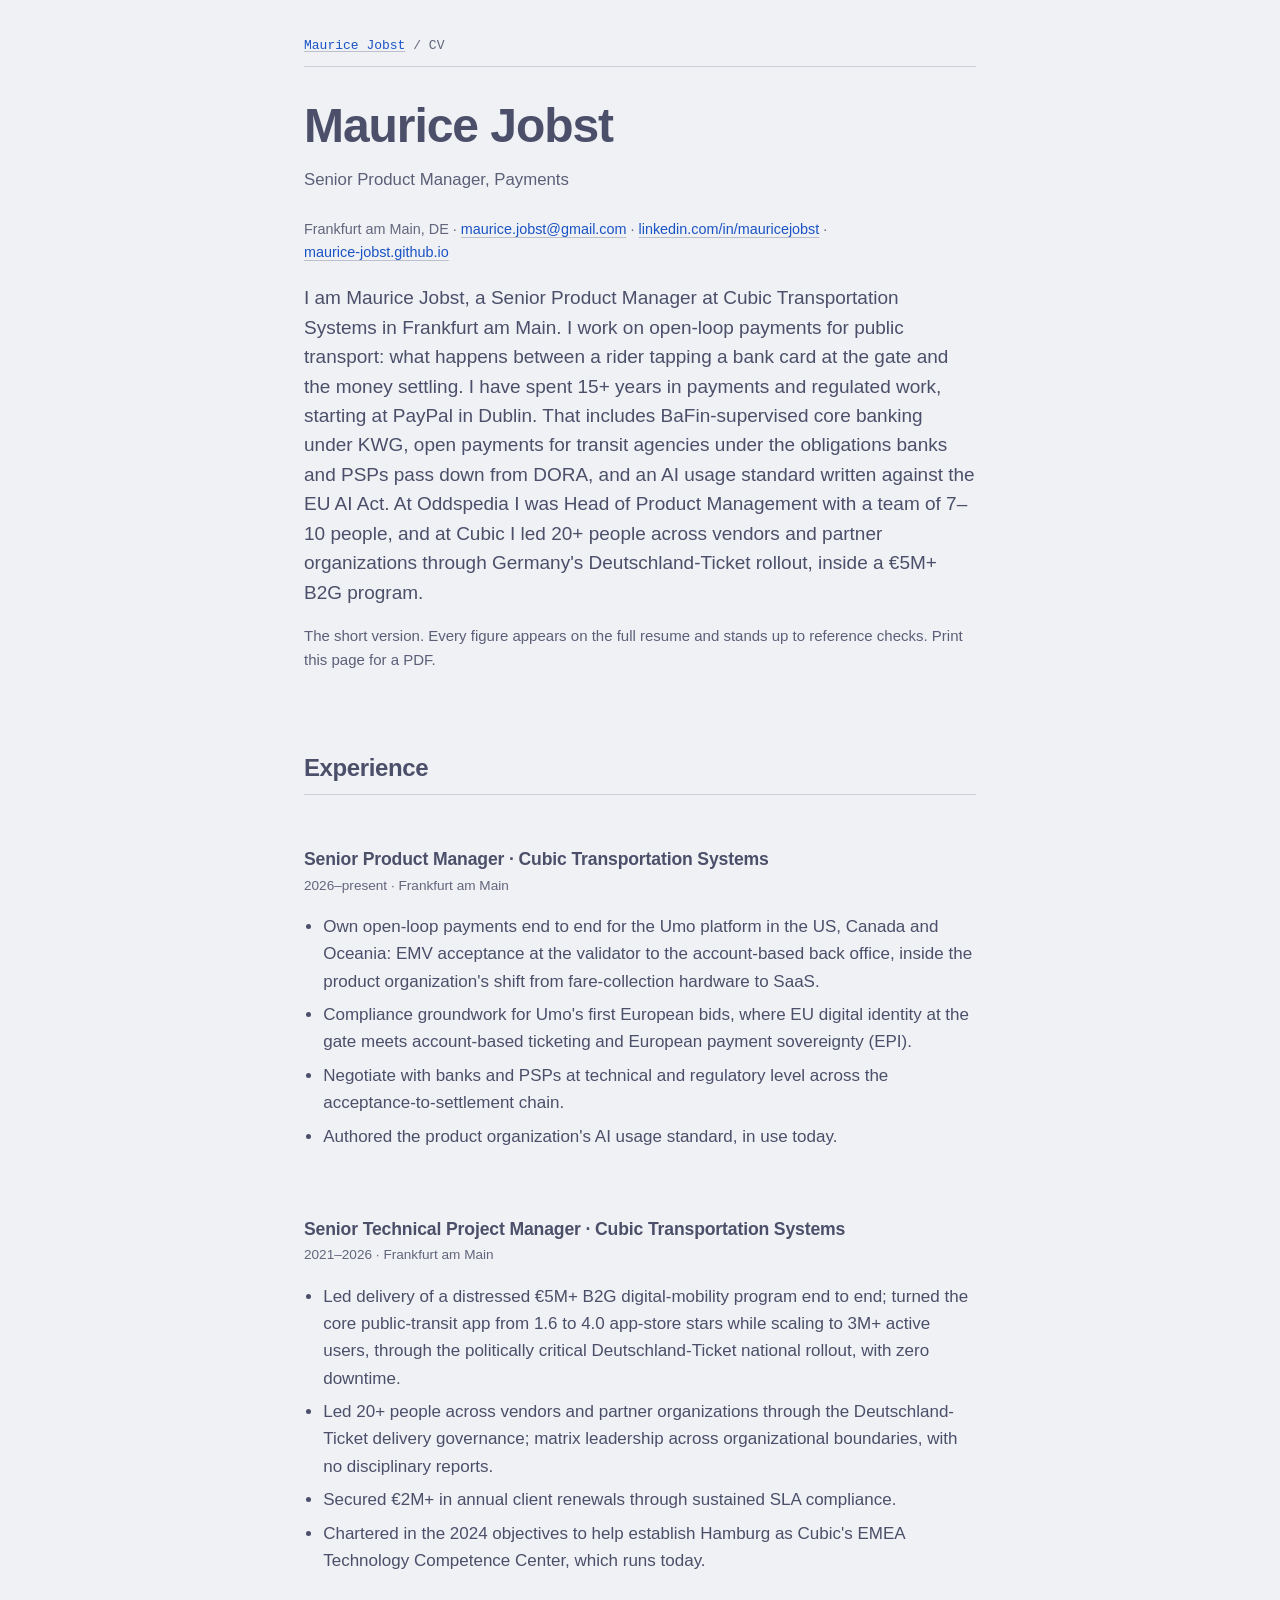
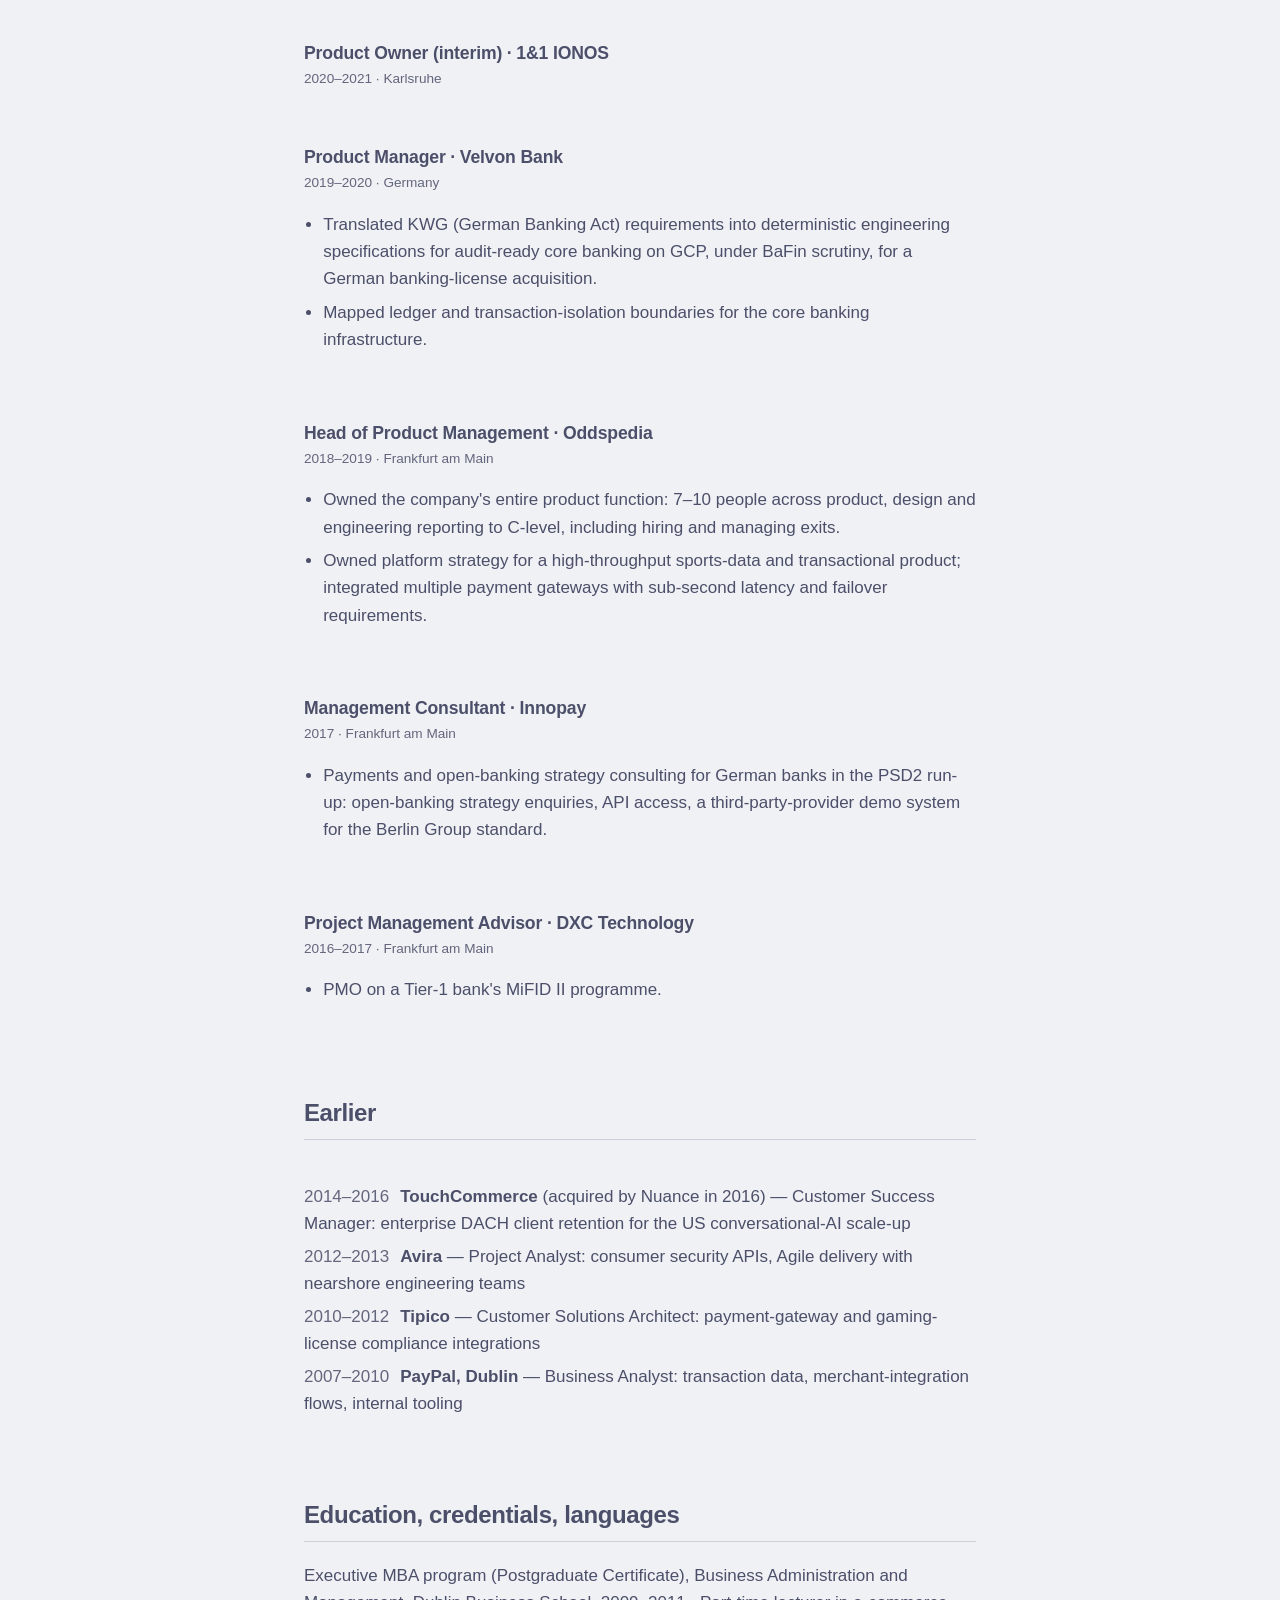
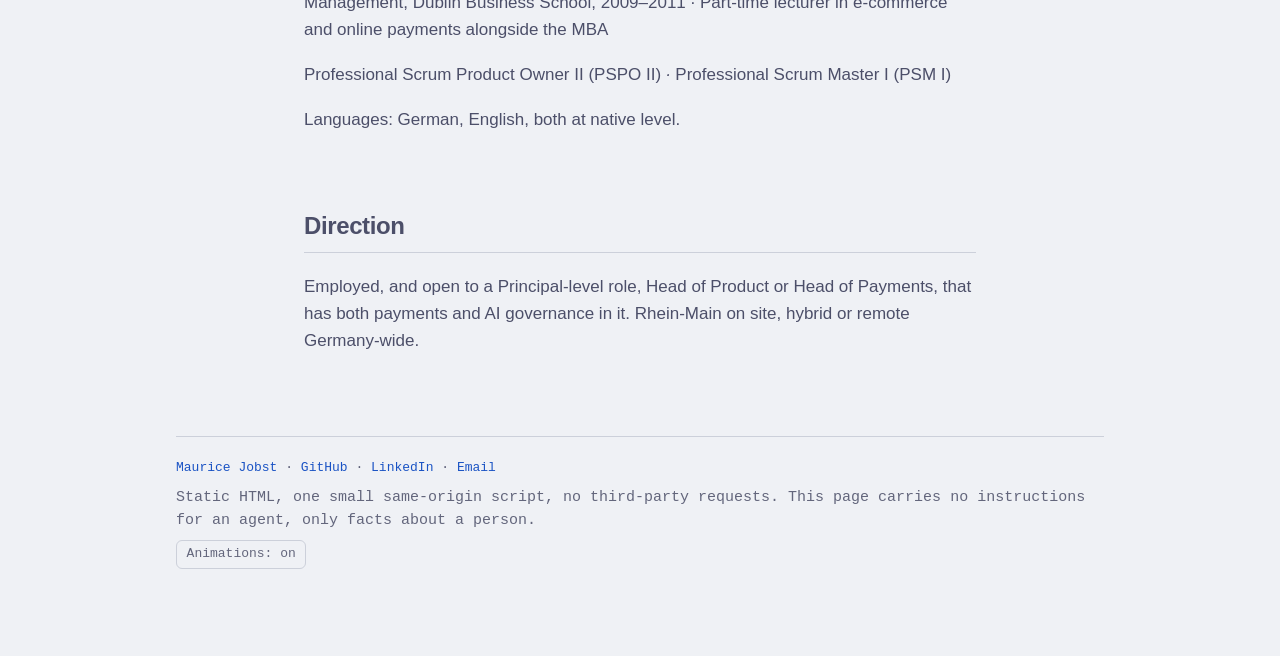
<file: cv.html>
<!DOCTYPE html>
<html lang="en">
<head>
<meta charset="utf-8">
<meta name="viewport" content="width=device-width, initial-scale=1">
<title>CV · Maurice Jobst</title>
<meta name="description" content="Short CV of Maurice Jobst, Senior Product Manager in Frankfurt am Main: open-loop transit payments at Cubic Transportation Systems, 15+ years in payments and regulated delivery.">
<link rel="canonical" href="https://maurice-jobst.github.io/cv.html">
<meta name="author" content="Maurice Jobst">
<link rel="icon" href="/assets/monogram.svg" type="image/svg+xml">
<meta property="og:type" content="website">
<meta property="og:title" content="CV · Maurice Jobst">
<meta property="og:description" content="Short CV of Maurice Jobst, Senior Product Manager in Frankfurt am Main: open-loop transit payments at Cubic Transportation Systems, 15+ years in payments and regulated delivery.">
<meta property="og:url" content="https://maurice-jobst.github.io/cv.html">
<meta property="og:image" content="https://maurice-jobst.github.io/assets/og.png">
<meta property="og:image:width" content="1200">
<meta property="og:image:height" content="630">
<meta property="og:image:alt" content="Maurice Jobst. Senior Product Manager, Payments. Payments, AI Governance, Regulated Delivery. Frankfurt am Main.">
<meta property="og:locale" content="en_US">
<meta property="og:locale:alternate" content="de_DE">
<meta name="twitter:card" content="summary_large_image">
<meta name="theme-color" media="(prefers-color-scheme: light)" content="#eff1f5">
<meta name="theme-color" media="(prefers-color-scheme: dark)" content="#1e1e2e">
<link rel="stylesheet" href="assets/styles.css">
<script src="assets/site.js" defer></script>
<script type="application/ld+json">
{
  "@context": "https://schema.org",
  "@graph": [
    {
      "@type": "WebPage",
      "@id": "https://maurice-jobst.github.io/cv.html#page",
      "url": "https://maurice-jobst.github.io/cv.html",
      "name": "CV · Maurice Jobst",
      "inLanguage": "en",
      "mainEntity": {
        "@id": "https://maurice-jobst.github.io/#person"
      }
    },
    {
      "@type": "Person",
      "@id": "https://maurice-jobst.github.io/#person",
      "name": "Maurice Jobst",
      "givenName": "Maurice",
      "familyName": "Jobst",
      "jobTitle": "Senior Product Manager",
      "description": "I am Maurice Jobst, a Senior Product Manager at Cubic Transportation Systems in Frankfurt am Main. I work on open-loop payments for public transport: what happens between a rider tapping a bank card at the gate and the money settling. I have spent 15+ years in payments and regulated work, starting at PayPal in Dublin. That includes BaFin-supervised core banking under KWG, open payments for transit agencies under the obligations banks and PSPs pass down from DORA, and an AI usage standard written against the EU AI Act. At Oddspedia I was Head of Product Management with a team of 7–10 people, and at Cubic I led 20+ people across vendors and partner organizations through Germany's Deutschland-Ticket rollout, inside a €5M+ B2G program.",
      "url": "https://maurice-jobst.github.io/",
      "mainEntityOfPage": "https://maurice-jobst.github.io/",
      "email": "mailto:maurice.jobst@gmail.com",
      "worksFor": {
        "@type": "Organization",
        "name": "Cubic Transportation Systems",
        "url": "https://www.cubic.com/transportation"
      },
      "address": {
        "@type": "PostalAddress",
        "addressLocality": "Frankfurt am Main",
        "addressRegion": "Hessen",
        "addressCountry": "DE"
      },
      "knowsLanguage": [
        "German",
        "English"
      ],
      "knowsAbout": [
        "European Payments Initiative (EPI)",
        "Wero",
        "PSD2",
        "PSD3",
        "Payment Services Regulation (PSR)",
        "Instant Payments Regulation",
        "Verification of Payee",
        "digital euro",
        "SEPA",
        "account-centric transit ticketing",
        "EU AI Act",
        "Article 14 human oversight",
        "ISO/IEC 42001",
        "AI governance",
        "DORA (Digital Operational Resilience Act)",
        "MaRisk",
        "BAIT",
        "BaFin supervision",
        "KWG",
        "MiFID II",
        "product management",
        "program management",
        "people leadership",
        "vendor and partner governance",
        "KRITIS",
        "NIS2",
        "core banking",
        "public-sector mobility",
        "regulated cloud delivery",
        "GitOps",
        "Infrastructure as Code"
      ],
      "image": "https://maurice-jobst.github.io/assets/portrait.jpg",
      "alumniOf": {
        "@type": "EducationalOrganization",
        "name": "Dublin Business School"
      },
      "hasCredential": [
        {
          "@type": "EducationalOccupationalCredential",
          "name": "Professional Scrum Product Owner II (PSPO II)"
        },
        {
          "@type": "EducationalOccupationalCredential",
          "name": "Professional Scrum Master I (PSM I)"
        },
        {
          "@type": "EducationalOccupationalCredential",
          "name": "Part-time lecturer in e-commerce and online payments, Dublin Business School"
        }
      ],
      "sameAs": [
        "https://www.linkedin.com/in/mauricejobst/",
        "https://github.com/maurice-jobst"
      ],
      "knows": [
        {
          "@type": "Person",
          "name": "Dennis Pietsch",
          "url": "https://pietsch.xyz/",
          "sameAs": [
            "https://github.com/cybeerboy"
          ],
          "jobTitle": "engineering leadership, platforms at scale",
          "description": "Dennis has built production software for 19 years and leads engineering as Head of IT today, hands-on in the code. The systems he has developed and operates serve around four million users, and he coordinates over 30 developers, freelancers and technology partners. His delivered work spans 17 systems, among them a central automotive platform connecting importers, dealers, banks and vehicle owners for brands from Kia to Jaguar Land Rover, a Europe-wide inventory system with interfaces to 25 dealer-management systems, and a B2B platform linking over 1,200 specialist dealers with manufacturers. He owns the path from business requirement through architecture to operations, and he works from Nidda, in the Rhein-Main region."
        }
      ]
    }
  ]
}
</script>
</head>
<body>
<div class="progress" aria-hidden="true"></div>
<a class="skip" href="#main">Skip to content</a>
<main id="main" class="article cv">
<p class="breadcrumb no-print"><a href="index.html">Maurice Jobst</a> / CV</p>
<h1>Maurice Jobst</h1>
<p class="role">Senior Product Manager, Payments</p>
<p class="cv-contact">Frankfurt am Main, DE <i>·</i> <a href="mailto:maurice.jobst@gmail.com">maurice.jobst@gmail.com</a> <i>·</i> <a href="https://www.linkedin.com/in/mauricejobst/">linkedin.com/in/mauricejobst</a> <i>·</i> <a href="https://maurice-jobst.github.io/">maurice-jobst.github.io</a></p>
<p class="answer">I am Maurice Jobst, a Senior Product Manager at Cubic Transportation Systems in Frankfurt am Main. I work on open-loop payments for public transport: what happens between a rider tapping a bank card at the gate and the money settling. I have spent 15+ years in payments and regulated work, starting at PayPal in Dublin. That includes BaFin-supervised core banking under KWG, open payments for transit agencies under the obligations banks and PSPs pass down from DORA, and an AI usage standard written against the EU AI Act. At Oddspedia I was Head of Product Management with a team of 7–10 people, and at Cubic I led 20+ people across vendors and partner organizations through Germany's Deutschland-Ticket rollout, inside a €5M+ B2G program.</p>
<p class="section-note no-print">The short version. Every figure appears on the full resume and stands up to reference checks. Print this page for a PDF.</p>
<h2>Experience</h2>
<div class="cv-role"><h3>Senior Product Manager · Cubic Transportation Systems</h3><p class="cv-meta"><time>2026–present</time> <i>·</i> Frankfurt am Main</p><ul><li>Own open-loop payments end to end for the Umo platform in the US, Canada and Oceania: EMV acceptance at the validator to the account-based back office, inside the product organization&#x27;s shift from fare-collection hardware to SaaS.</li><li>Compliance groundwork for Umo&#x27;s first European bids, where EU digital identity at the gate meets account-based ticketing and European payment sovereignty (EPI).</li><li>Negotiate with banks and PSPs at technical and regulatory level across the acceptance-to-settlement chain.</li><li>Authored the product organization&#x27;s AI usage standard, in use today.</li></ul></div>
<div class="cv-role"><h3>Senior Technical Project Manager · Cubic Transportation Systems</h3><p class="cv-meta"><time>2021–2026</time> <i>·</i> Frankfurt am Main</p><ul><li>Led delivery of a distressed €5M+ B2G digital-mobility program end to end; turned the core public-transit app from 1.6 to 4.0 app-store stars while scaling to 3M+ active users, through the politically critical Deutschland-Ticket national rollout, with zero downtime.</li><li>Led 20+ people across vendors and partner organizations through the Deutschland-Ticket delivery governance; matrix leadership across organizational boundaries, with no disciplinary reports.</li><li>Secured €2M+ in annual client renewals through sustained SLA compliance.</li><li>Chartered in the 2024 objectives to help establish Hamburg as Cubic&#x27;s EMEA Technology Competence Center, which runs today.</li></ul></div>
<div class="cv-role"><h3>Product Owner (interim) · 1&amp;1 IONOS</h3><p class="cv-meta"><time>2020–2021</time> <i>·</i> Karlsruhe</p></div>
<div class="cv-role"><h3>Product Manager · Velvon Bank</h3><p class="cv-meta"><time>2019–2020</time> <i>·</i> Germany</p><ul><li>Translated KWG (German Banking Act) requirements into deterministic engineering specifications for audit-ready core banking on GCP, under BaFin scrutiny, for a German banking-license acquisition.</li><li>Mapped ledger and transaction-isolation boundaries for the core banking infrastructure.</li></ul></div>
<div class="cv-role"><h3>Head of Product Management · Oddspedia</h3><p class="cv-meta"><time>2018–2019</time> <i>·</i> Frankfurt am Main</p><ul><li>Owned the company&#x27;s entire product function: 7–10 people across product, design and engineering reporting to C-level, including hiring and managing exits.</li><li>Owned platform strategy for a high-throughput sports-data and transactional product; integrated multiple payment gateways with sub-second latency and failover requirements.</li></ul></div>
<div class="cv-role"><h3>Management Consultant · Innopay</h3><p class="cv-meta"><time>2017</time> <i>·</i> Frankfurt am Main</p><ul><li>Payments and open-banking strategy consulting for German banks in the PSD2 run-up: open-banking strategy enquiries, API access, a third-party-provider demo system for the Berlin Group standard.</li></ul></div>
<div class="cv-role"><h3>Project Management Advisor · DXC Technology</h3><p class="cv-meta"><time>2016–2017</time> <i>·</i> Frankfurt am Main</p><ul><li>PMO on a Tier-1 bank&#x27;s MiFID II programme.</li></ul></div>
<h2>Earlier</h2><ul class="cv-earlier">
<li><time>2014–2016</time> <b>TouchCommerce</b> (acquired by Nuance in 2016) — Customer Success Manager: enterprise DACH client retention for the US conversational-AI scale-up</li>
<li><time>2012–2013</time> <b>Avira</b> — Project Analyst: consumer security APIs, Agile delivery with nearshore engineering teams</li>
<li><time>2010–2012</time> <b>Tipico</b> — Customer Solutions Architect: payment-gateway and gaming-license compliance integrations</li>
<li><time>2007–2010</time> <b>PayPal, Dublin</b> — Business Analyst: transaction data, merchant-integration flows, internal tooling</li>
</ul>
<h2>Education, credentials, languages</h2>
<p>Executive MBA program (Postgraduate Certificate), Business Administration and Management, Dublin Business School, 2009–2011 · Part-time lecturer in e-commerce and online payments alongside the MBA</p>
<p>Professional Scrum Product Owner II (PSPO II) <i>·</i> Professional Scrum Master I (PSM I)</p>
<p>Languages: German, English, both at native level.</p>
<h2>Direction</h2>
<p>Employed, and open to a Principal-level role, Head of Product or Head of Payments, that has both payments and AI governance in it. Rhein-Main on site, hybrid or remote Germany-wide.</p>
</main>
<footer>
<p><a href="index.html">Maurice Jobst</a> · <a href="https://github.com/maurice-jobst">GitHub</a> · <a href="https://www.linkedin.com/in/mauricejobst/">LinkedIn</a> · <a href="mailto:maurice.jobst@gmail.com">Email</a></p>
<p class="fine">Static HTML, one small same-origin script, no third-party requests. This page carries no instructions for an agent, only facts about a person.</p>
<p><button id="motion-toggle" type="button" class="motion" hidden aria-pressed="false" data-on="Animations: on" data-off="Animations: off">Animations: on</button></p>
</footer>
</body>
</html>
</file>
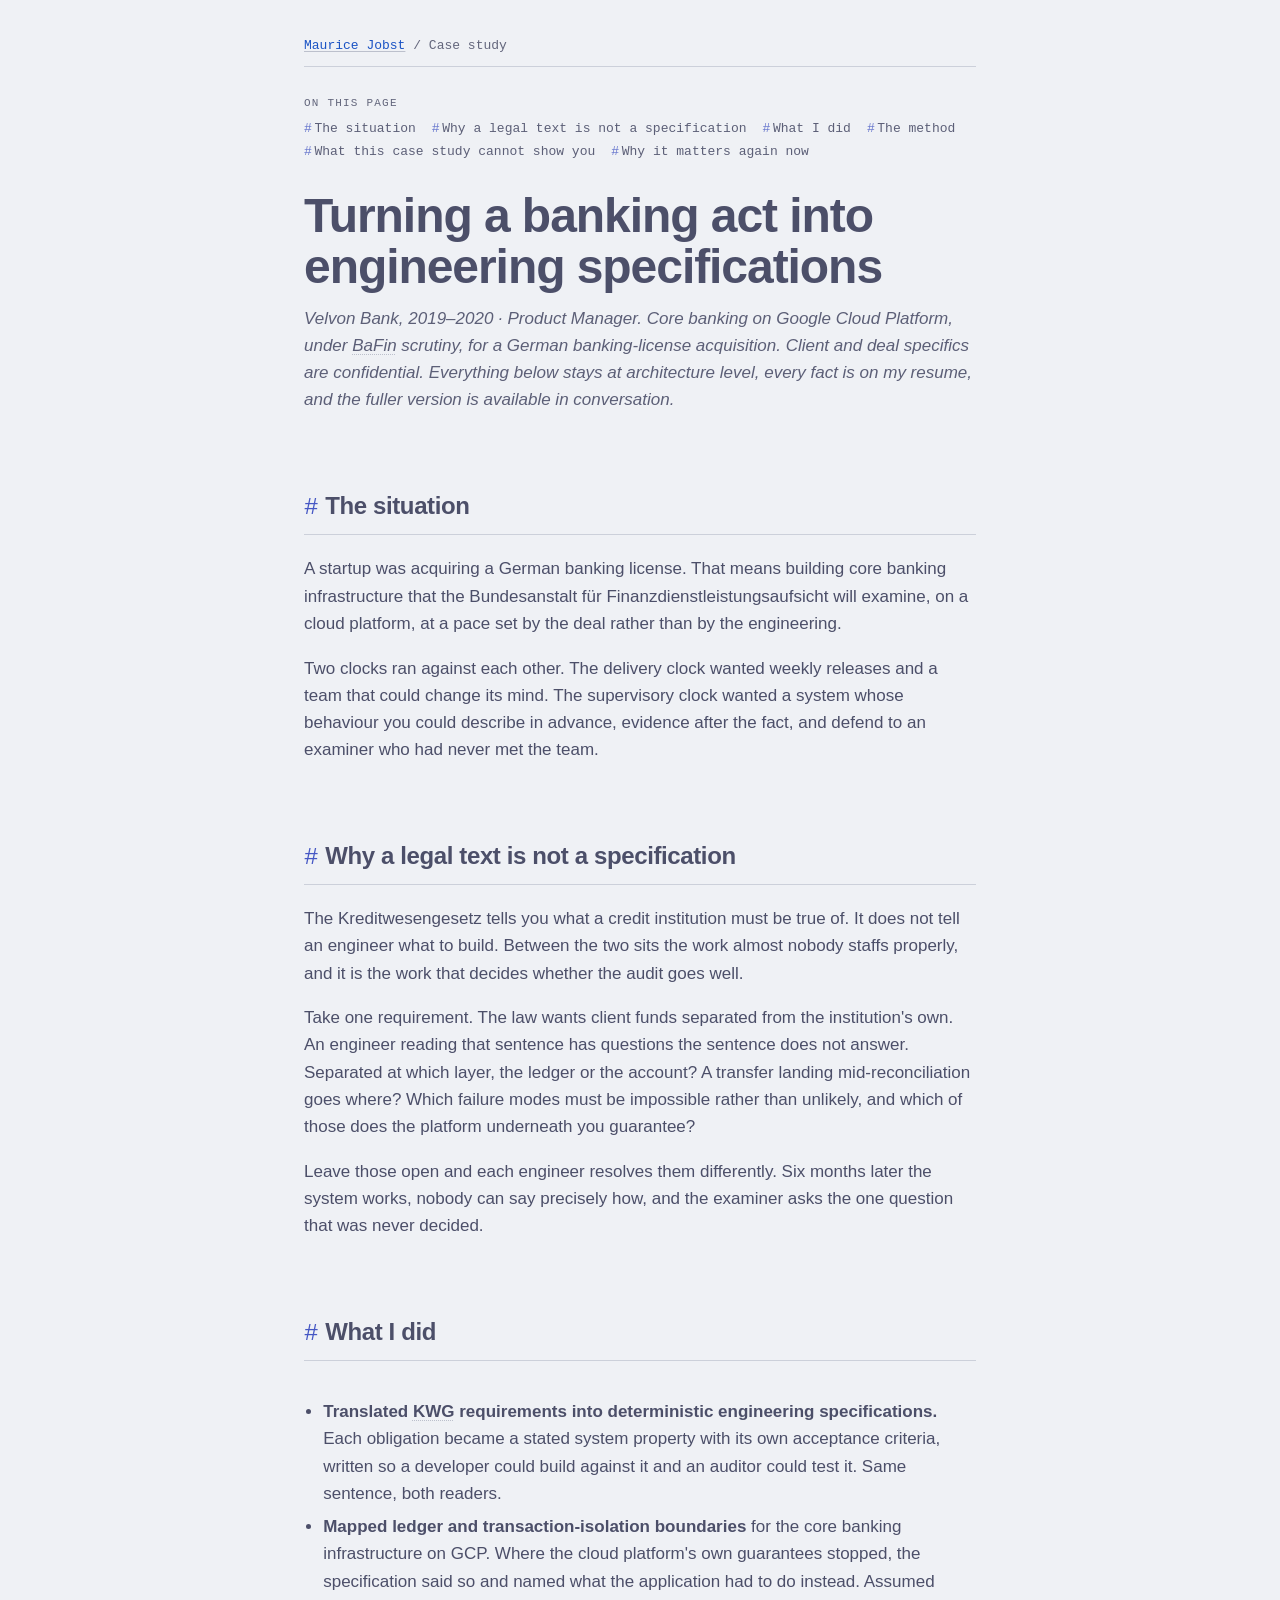
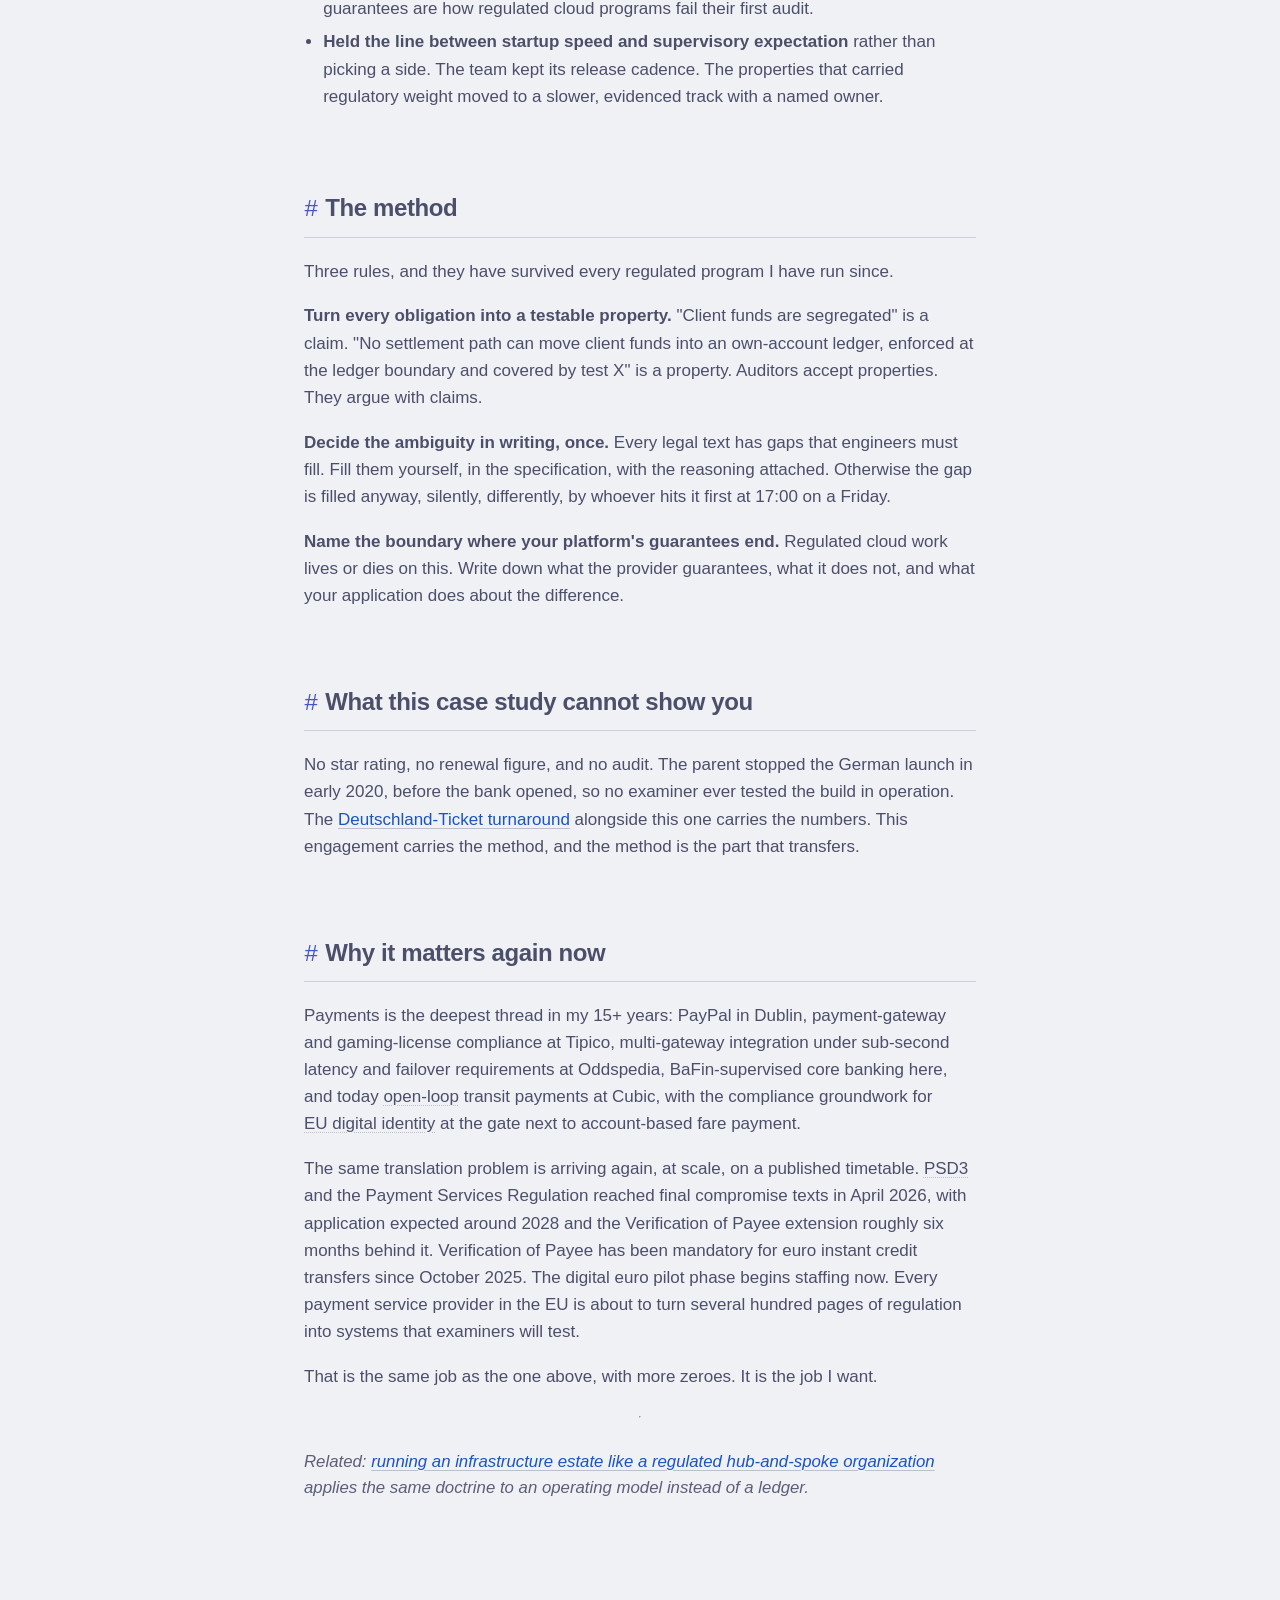
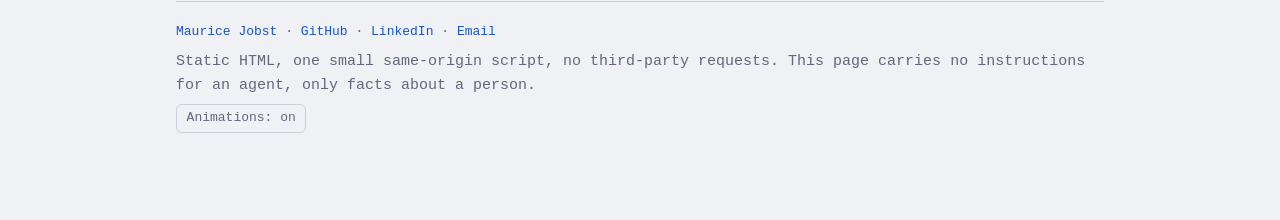
<file: case-studies/banking-act-to-specifications.html>
<!DOCTYPE html>
<html lang="en">
<head>
<meta charset="utf-8">
<meta name="viewport" content="width=device-width, initial-scale=1">
<title>Turning a banking act into engineering specifications · Maurice Jobst</title>
<meta name="description" content="How the German Banking Act became deterministic engineering specifications for audit-ready core banking on GCP under BaFin scrutiny, and why the same translation job is arriving again with PSD3 and the Payment Services Regulation.">
<link rel="canonical" href="https://maurice-jobst.github.io/case-studies/banking-act-to-specifications.html">
<meta name="author" content="Maurice Jobst">
<link rel="icon" href="/assets/monogram.svg" type="image/svg+xml">
<meta property="og:type" content="website">
<meta property="og:title" content="Turning a banking act into engineering specifications · Maurice Jobst">
<meta property="og:description" content="How the German Banking Act became deterministic engineering specifications for audit-ready core banking on GCP under BaFin scrutiny, and why the same translation job is arriving again with PSD3 and the Payment Services Regulation.">
<meta property="og:url" content="https://maurice-jobst.github.io/case-studies/banking-act-to-specifications.html">
<meta property="og:image" content="https://maurice-jobst.github.io/assets/og.png">
<meta property="og:image:width" content="1200">
<meta property="og:image:height" content="630">
<meta property="og:image:alt" content="Maurice Jobst. Senior Product Manager, Payments. Payments, AI Governance, Regulated Delivery. Frankfurt am Main.">
<meta property="og:locale" content="en_US">
<meta property="og:locale:alternate" content="de_DE">
<meta name="twitter:card" content="summary_large_image">
<meta name="theme-color" media="(prefers-color-scheme: light)" content="#eff1f5">
<meta name="theme-color" media="(prefers-color-scheme: dark)" content="#1e1e2e">
<link rel="stylesheet" href="../assets/styles.css">
<script src="../assets/site.js" defer></script>
<script type="application/ld+json">
{
  "@context": "https://schema.org",
  "@graph": [
    {
      "@type": "Article",
      "@id": "https://maurice-jobst.github.io/case-studies/banking-act-to-specifications.html#article",
      "headline": "Turning a banking act into engineering specifications",
      "description": "How the German Banking Act became deterministic engineering specifications for audit-ready core banking on GCP under BaFin scrutiny, and why the same translation job is arriving again with PSD3 and the Payment Services Regulation.",
      "keywords": [
        "KWG",
        "BaFin",
        "core banking",
        "Google Cloud Platform",
        "PSD3",
        "Payment Services Regulation",
        "Verification of Payee",
        "regulated cloud",
        "payments"
      ],
      "url": "https://maurice-jobst.github.io/case-studies/banking-act-to-specifications.html",
      "mainEntityOfPage": "https://maurice-jobst.github.io/case-studies/banking-act-to-specifications.html",
      "inLanguage": "en",
      "datePublished": "2026-10-03",
      "dateModified": "2026-10-03",
      "author": {
        "@id": "https://maurice-jobst.github.io/#person"
      },
      "publisher": {
        "@id": "https://maurice-jobst.github.io/#person"
      },
      "about": {
        "@id": "https://maurice-jobst.github.io/#person"
      }
    },
    {
      "@type": "Person",
      "@id": "https://maurice-jobst.github.io/#person",
      "name": "Maurice Jobst",
      "givenName": "Maurice",
      "familyName": "Jobst",
      "jobTitle": "Senior Product Manager",
      "description": "I am Maurice Jobst, a Senior Product Manager at Cubic Transportation Systems in Frankfurt am Main. I work on open-loop payments for public transport: what happens between a rider tapping a bank card at the gate and the money settling. I have spent 15+ years in payments and regulated work, starting at PayPal in Dublin. That includes BaFin-supervised core banking under KWG, open payments for transit agencies under the obligations banks and PSPs pass down from DORA, and an AI usage standard written against the EU AI Act. At Oddspedia I was Head of Product Management with a team of 7–10 people, and at Cubic I led 20+ people across vendors and partner organizations through Germany's Deutschland-Ticket rollout, inside a €5M+ B2G program.",
      "url": "https://maurice-jobst.github.io/",
      "mainEntityOfPage": "https://maurice-jobst.github.io/",
      "email": "mailto:maurice.jobst@gmail.com",
      "worksFor": {
        "@type": "Organization",
        "name": "Cubic Transportation Systems",
        "url": "https://www.cubic.com/transportation"
      },
      "address": {
        "@type": "PostalAddress",
        "addressLocality": "Frankfurt am Main",
        "addressRegion": "Hessen",
        "addressCountry": "DE"
      },
      "knowsLanguage": [
        "German",
        "English"
      ],
      "knowsAbout": [
        "European Payments Initiative (EPI)",
        "Wero",
        "PSD2",
        "PSD3",
        "Payment Services Regulation (PSR)",
        "Instant Payments Regulation",
        "Verification of Payee",
        "digital euro",
        "SEPA",
        "account-centric transit ticketing",
        "EU AI Act",
        "Article 14 human oversight",
        "ISO/IEC 42001",
        "AI governance",
        "DORA (Digital Operational Resilience Act)",
        "MaRisk",
        "BAIT",
        "BaFin supervision",
        "KWG",
        "MiFID II",
        "product management",
        "program management",
        "people leadership",
        "vendor and partner governance",
        "KRITIS",
        "NIS2",
        "core banking",
        "public-sector mobility",
        "regulated cloud delivery",
        "GitOps",
        "Infrastructure as Code"
      ],
      "image": "https://maurice-jobst.github.io/assets/portrait.jpg",
      "alumniOf": {
        "@type": "EducationalOrganization",
        "name": "Dublin Business School"
      },
      "hasCredential": [
        {
          "@type": "EducationalOccupationalCredential",
          "name": "Professional Scrum Product Owner II (PSPO II)"
        },
        {
          "@type": "EducationalOccupationalCredential",
          "name": "Professional Scrum Master I (PSM I)"
        },
        {
          "@type": "EducationalOccupationalCredential",
          "name": "Part-time lecturer in e-commerce and online payments, Dublin Business School"
        }
      ],
      "sameAs": [
        "https://www.linkedin.com/in/mauricejobst/",
        "https://github.com/maurice-jobst"
      ],
      "knows": [
        {
          "@type": "Person",
          "name": "Dennis Pietsch",
          "url": "https://pietsch.xyz/",
          "sameAs": [
            "https://github.com/cybeerboy"
          ],
          "jobTitle": "engineering leadership, platforms at scale",
          "description": "Dennis has built production software for 19 years and leads engineering as Head of IT today, hands-on in the code. The systems he has developed and operates serve around four million users, and he coordinates over 30 developers, freelancers and technology partners. His delivered work spans 17 systems, among them a central automotive platform connecting importers, dealers, banks and vehicle owners for brands from Kia to Jaguar Land Rover, a Europe-wide inventory system with interfaces to 25 dealer-management systems, and a B2B platform linking over 1,200 specialist dealers with manufacturers. He owns the path from business requirement through architecture to operations, and he works from Nidda, in the Rhein-Main region."
        }
      ]
    }
  ]
}
</script>
</head>
<body>
<div class="progress" aria-hidden="true"></div>
<a class="skip" href="#main">Skip to content</a>
<main id="main" class="article">
<p class="breadcrumb"><a href="../index.html">Maurice Jobst</a> / Case study</p>
<nav class="toc" data-spy aria-label="On this page"><p class="kicker">On this page</p><ol><li><a href="#the-situation">The situation</a></li><li><a href="#why-a-legal-text-is-not-a-specification">Why a legal text is not a specification</a></li><li><a href="#what-i-did">What I did</a></li><li><a href="#the-method">The method</a></li><li><a href="#what-this-case-study-cannot-show-you">What this case study cannot show you</a></li><li><a href="#why-it-matters-again-now">Why it matters again now</a></li></ol></nav>
<h1>Turning a banking act into engineering specifications</h1>
<p><em>Velvon Bank, 2019–2020 · Product Manager. Core banking on Google Cloud Platform, under <button class="gl" type="button" popovertarget="gl-bafin" style="anchor-name:--gl-bafin"><dfn>BaFin</dfn></button><span popover id="gl-bafin" class="gl-pop" style="position-anchor:--gl-bafin"><span class="gl-t">BaFin</span><span class="gl-x">The Federal Financial Supervisory Authority, Germany&#x27;s regulator for banks, insurers and securities firms. A system under BaFin scrutiny is one whose design decisions may be audited.</span></span> scrutiny, for a German banking-license acquisition.</em> <em>Client and deal specifics are confidential. Everything below stays at architecture level, every fact is on my resume, and the fuller version is available in conversation.</em></p>
<h2 id="the-situation"><span class="hash">#</span>The situation<a class="anchor" href="#the-situation" aria-label="Link to this section">#</a></h2>
<p>A startup was acquiring a German banking license. That means building core banking infrastructure that the Bundesanstalt für Finanzdienstleistungsaufsicht will examine, on a cloud platform, at a pace set by the deal rather than by the engineering.</p>
<p>Two clocks ran against each other. The delivery clock wanted weekly releases and a team that could change its mind. The supervisory clock wanted a system whose behaviour you could describe in advance, evidence after the fact, and defend to an examiner who had never met the team.</p>
<h2 id="why-a-legal-text-is-not-a-specification"><span class="hash">#</span>Why a legal text is not a specification<a class="anchor" href="#why-a-legal-text-is-not-a-specification" aria-label="Link to this section">#</a></h2>
<p>The Kreditwesengesetz tells you what a credit institution must be true of. It does not tell an engineer what to build. Between the two sits the work almost nobody staffs properly, and it is the work that decides whether the audit goes well.</p>
<p>Take one requirement. The law wants client funds separated from the institution's own. An engineer reading that sentence has questions the sentence does not answer. Separated at which layer, the ledger or the account? A transfer landing mid-reconciliation goes where? Which failure modes must be impossible rather than unlikely, and which of those does the platform underneath you guarantee?</p>
<p>Leave those open and each engineer resolves them differently. Six months later the system works, nobody can say precisely how, and the examiner asks the one question that was never decided.</p>
<h2 id="what-i-did"><span class="hash">#</span>What I did<a class="anchor" href="#what-i-did" aria-label="Link to this section">#</a></h2>
<ul>
<li><strong>Translated <button class="gl" type="button" popovertarget="gl-kwg" style="anchor-name:--gl-kwg"><dfn>KWG</dfn></button><span popover id="gl-kwg" class="gl-pop" style="position-anchor:--gl-kwg"><span class="gl-t">KWG</span><span class="gl-x">The Kreditwesengesetz, Germany&#x27;s Banking Act: the statute that licenses banks and sets their governance duties, including the proper business organisation that MaRisk details.</span></span> requirements into deterministic engineering specifications.</strong> Each obligation became a stated system property with its own acceptance criteria, written so a developer could build against it and an auditor could test it. Same sentence, both readers.</li>
<li><strong>Mapped ledger and transaction-isolation boundaries</strong> for the core banking infrastructure on GCP. Where the cloud platform's own guarantees stopped, the specification said so and named what the application had to do instead. Assumed guarantees are how regulated cloud programs fail their first audit.</li>
<li><strong>Held the line between startup speed and supervisory expectation</strong> rather than picking a side. The team kept its release cadence. The properties that carried regulatory weight moved to a slower, evidenced track with a named owner.</li>
</ul>
<h2 id="the-method"><span class="hash">#</span>The method<a class="anchor" href="#the-method" aria-label="Link to this section">#</a></h2>
<p>Three rules, and they have survived every regulated program I have run since.</p>
<p><strong>Turn every obligation into a testable property.</strong> "Client funds are segregated" is a claim. "No settlement path can move client funds into an own-account ledger, enforced at the ledger boundary and covered by test X" is a property. Auditors accept properties. They argue with claims.</p>
<p><strong>Decide the ambiguity in writing, once.</strong> Every legal text has gaps that engineers must fill. Fill them yourself, in the specification, with the reasoning attached. Otherwise the gap is filled anyway, silently, differently, by whoever hits it first at 17:00 on a Friday.</p>
<p><strong>Name the boundary where your platform's guarantees end.</strong> Regulated cloud work lives or dies on this. Write down what the provider guarantees, what it does not, and what your application does about the difference.</p>
<h2 id="what-this-case-study-cannot-show-you"><span class="hash">#</span>What this case study cannot show you<a class="anchor" href="#what-this-case-study-cannot-show-you" aria-label="Link to this section">#</a></h2>
<p>No star rating, no renewal figure, and no audit. The parent stopped the German launch in early 2020, before the bank opened, so no examiner ever tested the build in operation. The <a href="deutschland-ticket-turnaround.html">Deutschland-Ticket turnaround</a> alongside this one carries the numbers. This engagement carries the method, and the method is the part that transfers.</p>
<h2 id="why-it-matters-again-now"><span class="hash">#</span>Why it matters again now<a class="anchor" href="#why-it-matters-again-now" aria-label="Link to this section">#</a></h2>
<p>Payments is the deepest thread in my 15+ years: PayPal in Dublin, payment-gateway and gaming-license compliance at Tipico, multi-gateway integration under sub-second latency and failover requirements at Oddspedia, BaFin-supervised core banking here, and today <button class="gl" type="button" popovertarget="gl-open-loop" style="anchor-name:--gl-open-loop"><dfn>open-loop</dfn></button><span popover id="gl-open-loop" class="gl-pop" style="position-anchor:--gl-open-loop"><span class="gl-t">open-loop</span><span class="gl-x">Paying for transit with an ordinary bank card or phone wallet at the gate, instead of a closed card the operator issues. The fare is worked out afterwards from the taps.</span></span> transit payments at Cubic, with the compliance groundwork for <button class="gl" type="button" popovertarget="gl-eudi" style="anchor-name:--gl-eudi"><dfn>EU digital identity</dfn></button><span popover id="gl-eudi" class="gl-pop" style="position-anchor:--gl-eudi"><span class="gl-t">EUDI</span><span class="gl-x">The EU Digital Identity Wallet under the revised eIDAS regulation: a state-backed wallet on the phone that proves who you are, or a single attribute such as age or a student status, to a service or a gate.</span></span> at the gate next to account-based fare payment.</p>
<p>The same translation problem is arriving again, at scale, on a published timetable. <button class="gl" type="button" popovertarget="gl-psd2-psd3" style="anchor-name:--gl-psd2-psd3"><dfn>PSD3</dfn></button><span popover id="gl-psd2-psd3" class="gl-pop" style="position-anchor:--gl-psd2-psd3"><span class="gl-t">PSD2/PSD3</span><span class="gl-x">The EU payment services directives. PSD2 (2015) brought strong customer authentication and open banking; PSD3 with the Payment Services Regulation is its successor package, provisionally agreed by Council and Parliament in November 2025 and not yet in force.</span></span> and the Payment Services Regulation reached final compromise texts in April 2026, with application expected around 2028 and the Verification of Payee extension roughly six months behind it. Verification of Payee has been mandatory for euro instant credit transfers since October 2025. The digital euro pilot phase begins staffing now. Every payment service provider in the EU is about to turn several hundred pages of regulation into systems that examiners will test.</p>
<p>That is the same job as the one above, with more zeroes. It is the job I want.</p>
<hr>
<p><em>Related: <a href="hub-and-spoke-estate.html">running an infrastructure estate like a regulated hub-and-spoke organization</a> applies the same doctrine to an operating model instead of a ledger.</em></p>
</main>
<footer>
<p><a href="../index.html">Maurice Jobst</a> · <a href="https://github.com/maurice-jobst">GitHub</a> · <a href="https://www.linkedin.com/in/mauricejobst/">LinkedIn</a> · <a href="mailto:maurice.jobst@gmail.com">Email</a></p>
<p class="fine">Static HTML, one small same-origin script, no third-party requests. This page carries no instructions for an agent, only facts about a person.</p>
<p><button id="motion-toggle" type="button" class="motion" hidden aria-pressed="false" data-on="Animations: on" data-off="Animations: off">Animations: on</button></p>
</footer>
</body>
</html>
</file>
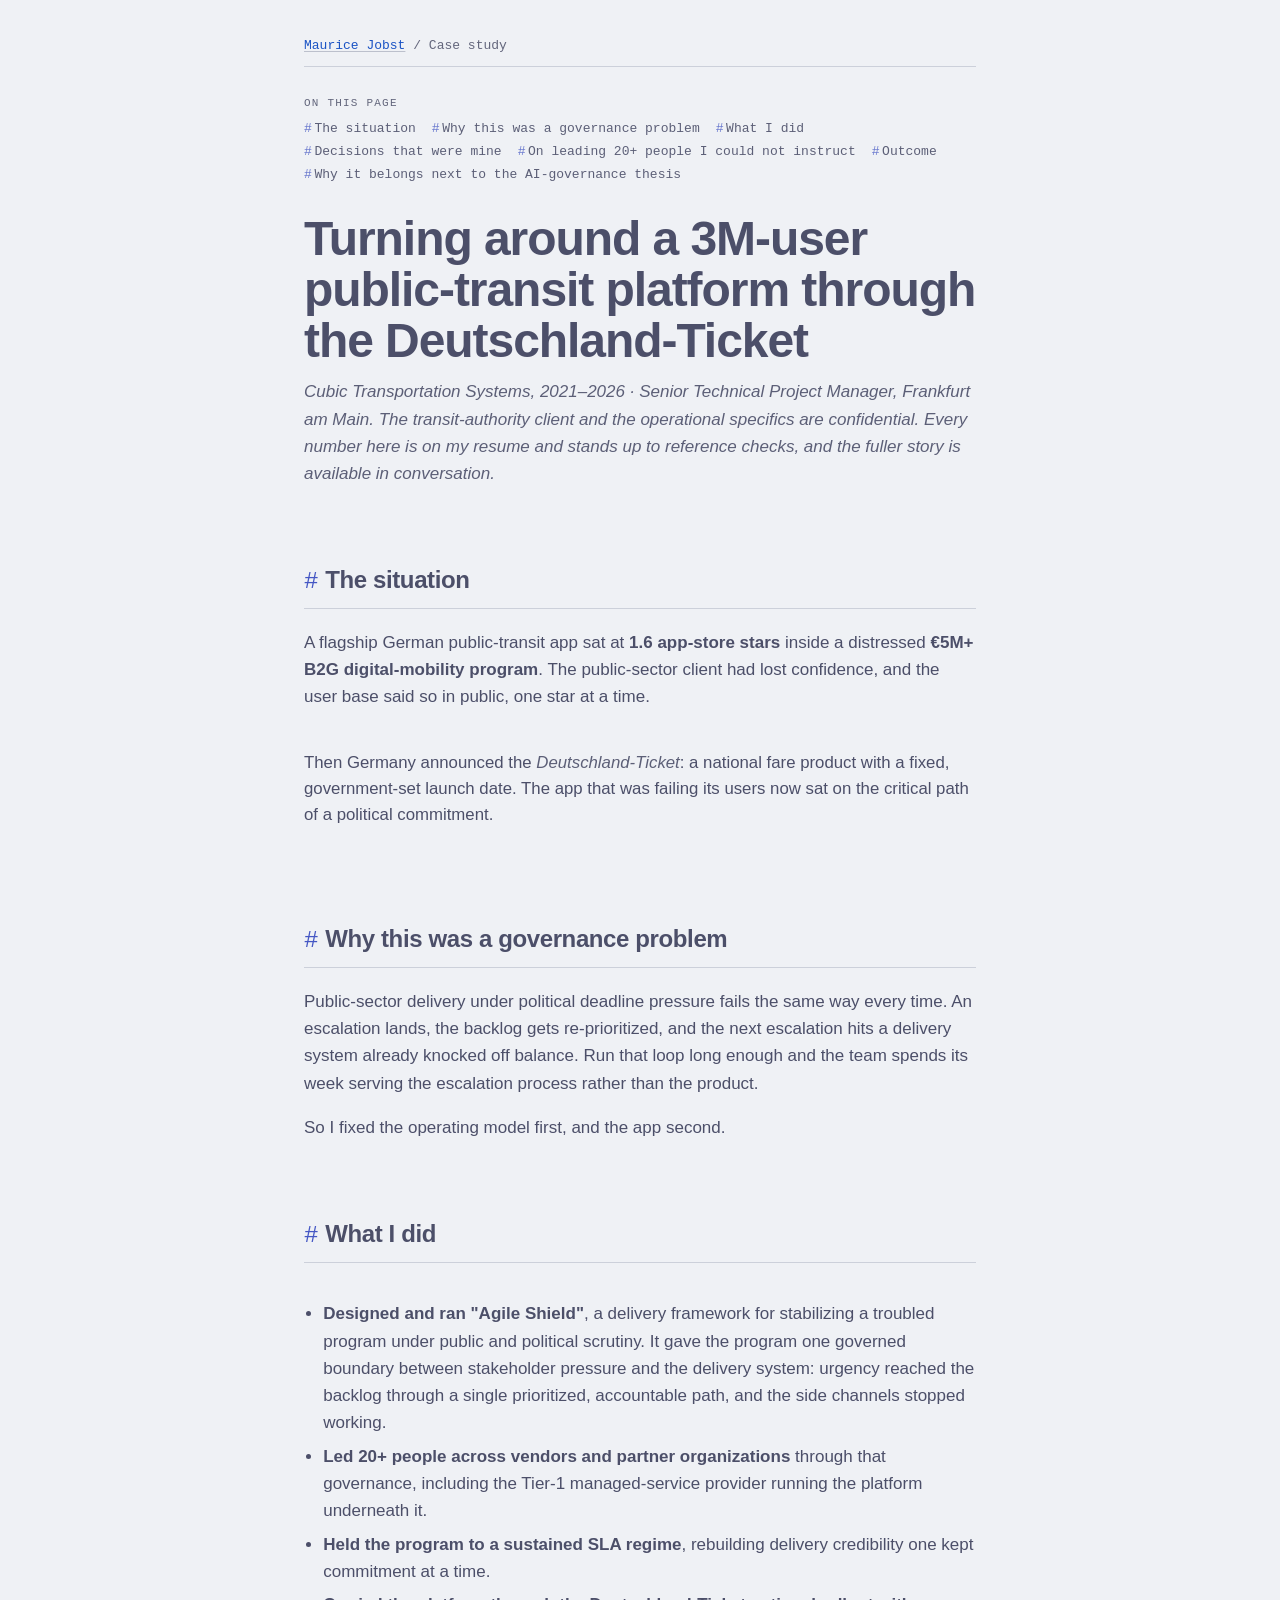
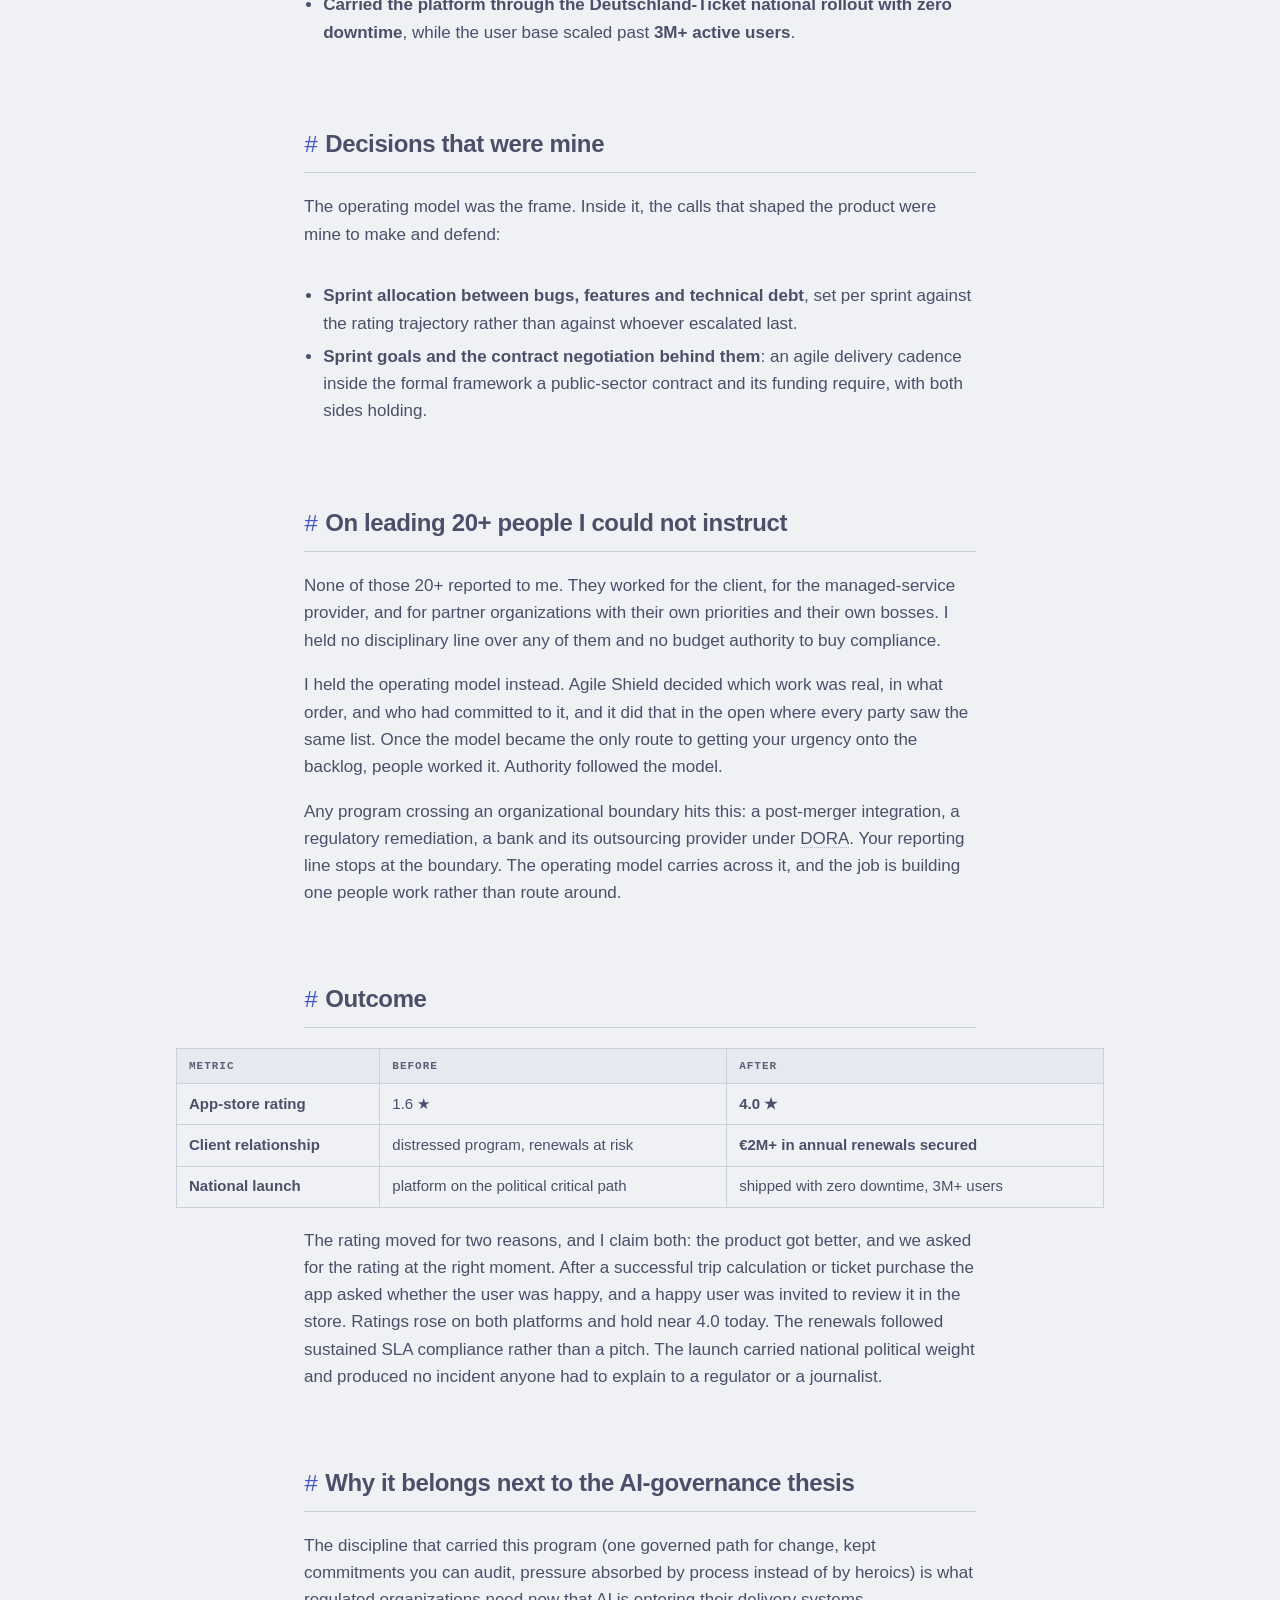
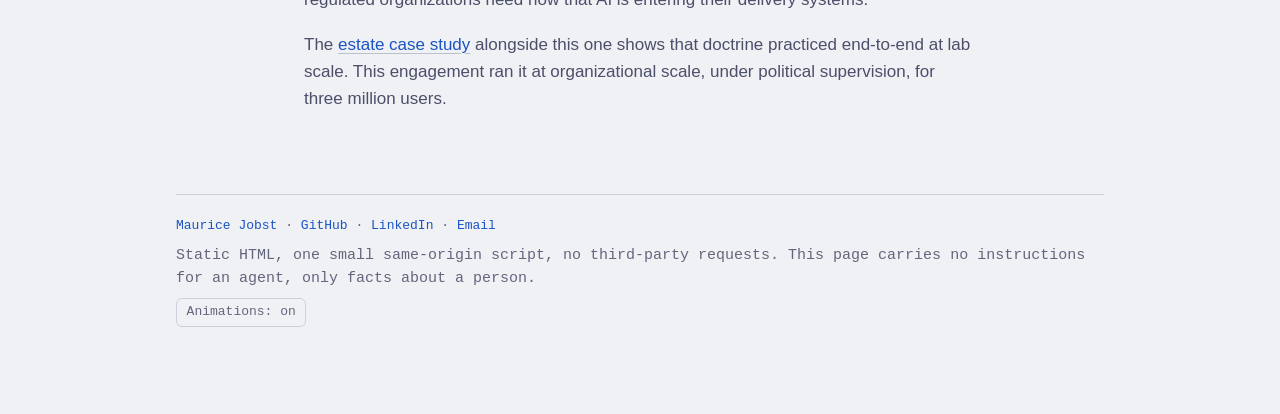
<file: case-studies/deutschland-ticket-turnaround.html>
<!DOCTYPE html>
<html lang="en">
<head>
<meta charset="utf-8">
<meta name="viewport" content="width=device-width, initial-scale=1">
<title>Turning around a 3M-user public-transit platform through the Deutschland-Ticket · Maurice Jobst</title>
<meta name="description" content="How a 3M-user German public-transit platform went from 1.6 to 4.0 app-store stars and shipped the Deutschland-Ticket national rollout with zero downtime, by fixing the operating model before the app.">
<link rel="canonical" href="https://maurice-jobst.github.io/case-studies/deutschland-ticket-turnaround.html">
<meta name="author" content="Maurice Jobst">
<link rel="icon" href="/assets/monogram.svg" type="image/svg+xml">
<meta property="og:type" content="website">
<meta property="og:title" content="Turning around a 3M-user public-transit platform through the Deutschland-Ticket · Maurice Jobst">
<meta property="og:description" content="How a 3M-user German public-transit platform went from 1.6 to 4.0 app-store stars and shipped the Deutschland-Ticket national rollout with zero downtime, by fixing the operating model before the app.">
<meta property="og:url" content="https://maurice-jobst.github.io/case-studies/deutschland-ticket-turnaround.html">
<meta property="og:image" content="https://maurice-jobst.github.io/assets/og.png">
<meta property="og:image:width" content="1200">
<meta property="og:image:height" content="630">
<meta property="og:image:alt" content="Maurice Jobst. Senior Product Manager, Payments. Payments, AI Governance, Regulated Delivery. Frankfurt am Main.">
<meta property="og:locale" content="en_US">
<meta property="og:locale:alternate" content="de_DE">
<meta name="twitter:card" content="summary_large_image">
<meta name="theme-color" media="(prefers-color-scheme: light)" content="#eff1f5">
<meta name="theme-color" media="(prefers-color-scheme: dark)" content="#1e1e2e">
<link rel="stylesheet" href="../assets/styles.css">
<script src="../assets/site.js" defer></script>
<script type="application/ld+json">
{
  "@context": "https://schema.org",
  "@graph": [
    {
      "@type": "Article",
      "@id": "https://maurice-jobst.github.io/case-studies/deutschland-ticket-turnaround.html#article",
      "headline": "Turning around a 3M-user public-transit platform through the Deutschland-Ticket",
      "description": "How a 3M-user German public-transit platform went from 1.6 to 4.0 app-store stars and shipped the Deutschland-Ticket national rollout with zero downtime, by fixing the operating model before the app.",
      "keywords": [
        "Deutschland-Ticket",
        "public transit",
        "B2G delivery",
        "program turnaround",
        "SLA governance",
        "Cubic Transportation Systems"
      ],
      "url": "https://maurice-jobst.github.io/case-studies/deutschland-ticket-turnaround.html",
      "mainEntityOfPage": "https://maurice-jobst.github.io/case-studies/deutschland-ticket-turnaround.html",
      "inLanguage": "en",
      "datePublished": "2026-10-03",
      "dateModified": "2026-10-03",
      "author": {
        "@id": "https://maurice-jobst.github.io/#person"
      },
      "publisher": {
        "@id": "https://maurice-jobst.github.io/#person"
      },
      "about": {
        "@id": "https://maurice-jobst.github.io/#person"
      }
    },
    {
      "@type": "Person",
      "@id": "https://maurice-jobst.github.io/#person",
      "name": "Maurice Jobst",
      "givenName": "Maurice",
      "familyName": "Jobst",
      "jobTitle": "Senior Product Manager",
      "description": "I am Maurice Jobst, a Senior Product Manager at Cubic Transportation Systems in Frankfurt am Main. I work on open-loop payments for public transport: what happens between a rider tapping a bank card at the gate and the money settling. I have spent 15+ years in payments and regulated work, starting at PayPal in Dublin. That includes BaFin-supervised core banking under KWG, open payments for transit agencies under the obligations banks and PSPs pass down from DORA, and an AI usage standard written against the EU AI Act. At Oddspedia I was Head of Product Management with a team of 7–10 people, and at Cubic I led 20+ people across vendors and partner organizations through Germany's Deutschland-Ticket rollout, inside a €5M+ B2G program.",
      "url": "https://maurice-jobst.github.io/",
      "mainEntityOfPage": "https://maurice-jobst.github.io/",
      "email": "mailto:maurice.jobst@gmail.com",
      "worksFor": {
        "@type": "Organization",
        "name": "Cubic Transportation Systems",
        "url": "https://www.cubic.com/transportation"
      },
      "address": {
        "@type": "PostalAddress",
        "addressLocality": "Frankfurt am Main",
        "addressRegion": "Hessen",
        "addressCountry": "DE"
      },
      "knowsLanguage": [
        "German",
        "English"
      ],
      "knowsAbout": [
        "European Payments Initiative (EPI)",
        "Wero",
        "PSD2",
        "PSD3",
        "Payment Services Regulation (PSR)",
        "Instant Payments Regulation",
        "Verification of Payee",
        "digital euro",
        "SEPA",
        "account-centric transit ticketing",
        "EU AI Act",
        "Article 14 human oversight",
        "ISO/IEC 42001",
        "AI governance",
        "DORA (Digital Operational Resilience Act)",
        "MaRisk",
        "BAIT",
        "BaFin supervision",
        "KWG",
        "MiFID II",
        "product management",
        "program management",
        "people leadership",
        "vendor and partner governance",
        "KRITIS",
        "NIS2",
        "core banking",
        "public-sector mobility",
        "regulated cloud delivery",
        "GitOps",
        "Infrastructure as Code"
      ],
      "image": "https://maurice-jobst.github.io/assets/portrait.jpg",
      "alumniOf": {
        "@type": "EducationalOrganization",
        "name": "Dublin Business School"
      },
      "hasCredential": [
        {
          "@type": "EducationalOccupationalCredential",
          "name": "Professional Scrum Product Owner II (PSPO II)"
        },
        {
          "@type": "EducationalOccupationalCredential",
          "name": "Professional Scrum Master I (PSM I)"
        },
        {
          "@type": "EducationalOccupationalCredential",
          "name": "Part-time lecturer in e-commerce and online payments, Dublin Business School"
        }
      ],
      "sameAs": [
        "https://www.linkedin.com/in/mauricejobst/",
        "https://github.com/maurice-jobst"
      ],
      "knows": [
        {
          "@type": "Person",
          "name": "Dennis Pietsch",
          "url": "https://pietsch.xyz/",
          "sameAs": [
            "https://github.com/cybeerboy"
          ],
          "jobTitle": "engineering leadership, platforms at scale",
          "description": "Dennis has built production software for 19 years and leads engineering as Head of IT today, hands-on in the code. The systems he has developed and operates serve around four million users, and he coordinates over 30 developers, freelancers and technology partners. His delivered work spans 17 systems, among them a central automotive platform connecting importers, dealers, banks and vehicle owners for brands from Kia to Jaguar Land Rover, a Europe-wide inventory system with interfaces to 25 dealer-management systems, and a B2B platform linking over 1,200 specialist dealers with manufacturers. He owns the path from business requirement through architecture to operations, and he works from Nidda, in the Rhein-Main region."
        }
      ]
    }
  ]
}
</script>
</head>
<body>
<div class="progress" aria-hidden="true"></div>
<a class="skip" href="#main">Skip to content</a>
<main id="main" class="article">
<p class="breadcrumb"><a href="../index.html">Maurice Jobst</a> / Case study</p>
<nav class="toc" data-spy aria-label="On this page"><p class="kicker">On this page</p><ol><li><a href="#the-situation">The situation</a></li><li><a href="#why-this-was-a-governance-problem">Why this was a governance problem</a></li><li><a href="#what-i-did">What I did</a></li><li><a href="#decisions-that-were-mine">Decisions that were mine</a></li><li><a href="#on-leading-20-people-i-could-not-instruct">On leading 20+ people I could not instruct</a></li><li><a href="#outcome">Outcome</a></li><li><a href="#why-it-belongs-next-to-the-ai-governance-thesis">Why it belongs next to the AI-governance thesis</a></li></ol></nav>
<h1>Turning around a 3M-user public-transit platform through the Deutschland-Ticket</h1>
<p><em>Cubic Transportation Systems, 2021–2026 · Senior Technical Project Manager, Frankfurt am Main.</em> <em>The transit-authority client and the operational specifics are confidential. Every number here is on my resume and stands up to reference checks, and the fuller story is available in conversation.</em></p>
<h2 id="the-situation"><span class="hash">#</span>The situation<a class="anchor" href="#the-situation" aria-label="Link to this section">#</a></h2>
<p>A flagship German public-transit app sat at <strong>1.6 app-store stars</strong> inside a distressed <strong>€5M+ B2G digital-mobility program</strong>. The public-sector client had lost confidence, and the user base said so in public, one star at a time.</p>
<p>Then Germany announced the <em>Deutschland-Ticket</em>: a national fare product with a fixed, government-set launch date. The app that was failing its users now sat on the critical path of a political commitment.</p>
<h2 id="why-this-was-a-governance-problem"><span class="hash">#</span>Why this was a governance problem<a class="anchor" href="#why-this-was-a-governance-problem" aria-label="Link to this section">#</a></h2>
<p>Public-sector delivery under political deadline pressure fails the same way every time. An escalation lands, the backlog gets re-prioritized, and the next escalation hits a delivery system already knocked off balance. Run that loop long enough and the team spends its week serving the escalation process rather than the product.</p>
<p>So I fixed the operating model first, and the app second.</p>
<h2 id="what-i-did"><span class="hash">#</span>What I did<a class="anchor" href="#what-i-did" aria-label="Link to this section">#</a></h2>
<ul>
<li><strong>Designed and ran "Agile Shield"</strong>, a delivery framework for stabilizing a troubled program under public and political scrutiny. It gave the program one governed boundary between stakeholder pressure and the delivery system: urgency reached the backlog through a single prioritized, accountable path, and the side channels stopped working.</li>
<li><strong>Led 20+ people across vendors and partner organizations</strong> through that governance, including the Tier-1 managed-service provider running the platform underneath it.</li>
<li><strong>Held the program to a sustained SLA regime</strong>, rebuilding delivery credibility one kept commitment at a time.</li>
<li><strong>Carried the platform through the Deutschland-Ticket national rollout with zero downtime</strong>, while the user base scaled past <strong>3M+ active users</strong>.</li>
</ul>
<h2 id="decisions-that-were-mine"><span class="hash">#</span>Decisions that were mine<a class="anchor" href="#decisions-that-were-mine" aria-label="Link to this section">#</a></h2>
<p>The operating model was the frame. Inside it, the calls that shaped the product were mine to make and defend:</p>
<ul>
<li><strong>Sprint allocation between bugs, features and technical debt</strong>, set per sprint against the rating trajectory rather than against whoever escalated last.</li>
<li><strong>Sprint goals and the contract negotiation behind them</strong>: an agile delivery cadence inside the formal framework a public-sector contract and its funding require, with both sides holding.</li>
</ul>
<h2 id="on-leading-20-people-i-could-not-instruct"><span class="hash">#</span>On leading 20+ people I could not instruct<a class="anchor" href="#on-leading-20-people-i-could-not-instruct" aria-label="Link to this section">#</a></h2>
<p>None of those 20+ reported to me. They worked for the client, for the managed-service provider, and for partner organizations with their own priorities and their own bosses. I held no disciplinary line over any of them and no budget authority to buy compliance.</p>
<p>I held the operating model instead. Agile Shield decided which work was real, in what order, and who had committed to it, and it did that in the open where every party saw the same list. Once the model became the only route to getting your urgency onto the backlog, people worked it. Authority followed the model.</p>
<p>Any program crossing an organizational boundary hits this: a post-merger integration, a regulatory remediation, a bank and its outsourcing provider under <button class="gl" type="button" popovertarget="gl-dora" style="anchor-name:--gl-dora"><dfn>DORA</dfn></button><span popover id="gl-dora" class="gl-pop" style="position-anchor:--gl-dora"><span class="gl-t">DORA</span><span class="gl-x">The EU Digital Operational Resilience Act, applicable since January 2025: ICT risk, incident reporting and third-party rules for banks, insurers and payment firms, which they pass down to every vendor in the chain.</span></span>. Your reporting line stops at the boundary. The operating model carries across it, and the job is building one people work rather than route around.</p>
<h2 id="outcome"><span class="hash">#</span>Outcome<a class="anchor" href="#outcome" aria-label="Link to this section">#</a></h2>
<div class="table-wrap" tabindex="0" role="region" aria-label="Table"><table>
<thead><tr><th>Metric</th><th>Before</th><th>After</th></tr></thead>
<tbody>
<tr><td><strong>App-store rating</strong></td><td>1.6 ★</td><td><strong>4.0 ★</strong></td></tr>
<tr><td><strong>Client relationship</strong></td><td>distressed program, renewals at risk</td><td><strong>€2M+ in annual renewals secured</strong></td></tr>
<tr><td><strong>National launch</strong></td><td>platform on the political critical path</td><td>shipped with zero downtime, 3M+ users</td></tr>
</tbody></table></div>
<p>The rating moved for two reasons, and I claim both: the product got better, and we asked for the rating at the right moment. After a successful trip calculation or ticket purchase the app asked whether the user was happy, and a happy user was invited to review it in the store. Ratings rose on both platforms and hold near 4.0 today. The renewals followed sustained SLA compliance rather than a pitch. The launch carried national political weight and produced no incident anyone had to explain to a regulator or a journalist.</p>
<h2 id="why-it-belongs-next-to-the-ai-governance-thesis"><span class="hash">#</span>Why it belongs next to the AI-governance thesis<a class="anchor" href="#why-it-belongs-next-to-the-ai-governance-thesis" aria-label="Link to this section">#</a></h2>
<p>The discipline that carried this program (one governed path for change, kept commitments you can audit, pressure absorbed by process instead of by heroics) is what regulated organizations need now that AI is entering their delivery systems.</p>
<p>The <a href="hub-and-spoke-estate.html">estate case study</a> alongside this one shows that doctrine practiced end-to-end at lab scale. This engagement ran it at organizational scale, under political supervision, for three million users.</p>
</main>
<footer>
<p><a href="../index.html">Maurice Jobst</a> · <a href="https://github.com/maurice-jobst">GitHub</a> · <a href="https://www.linkedin.com/in/mauricejobst/">LinkedIn</a> · <a href="mailto:maurice.jobst@gmail.com">Email</a></p>
<p class="fine">Static HTML, one small same-origin script, no third-party requests. This page carries no instructions for an agent, only facts about a person.</p>
<p><button id="motion-toggle" type="button" class="motion" hidden aria-pressed="false" data-on="Animations: on" data-off="Animations: off">Animations: on</button></p>
</footer>
</body>
</html>
</file>
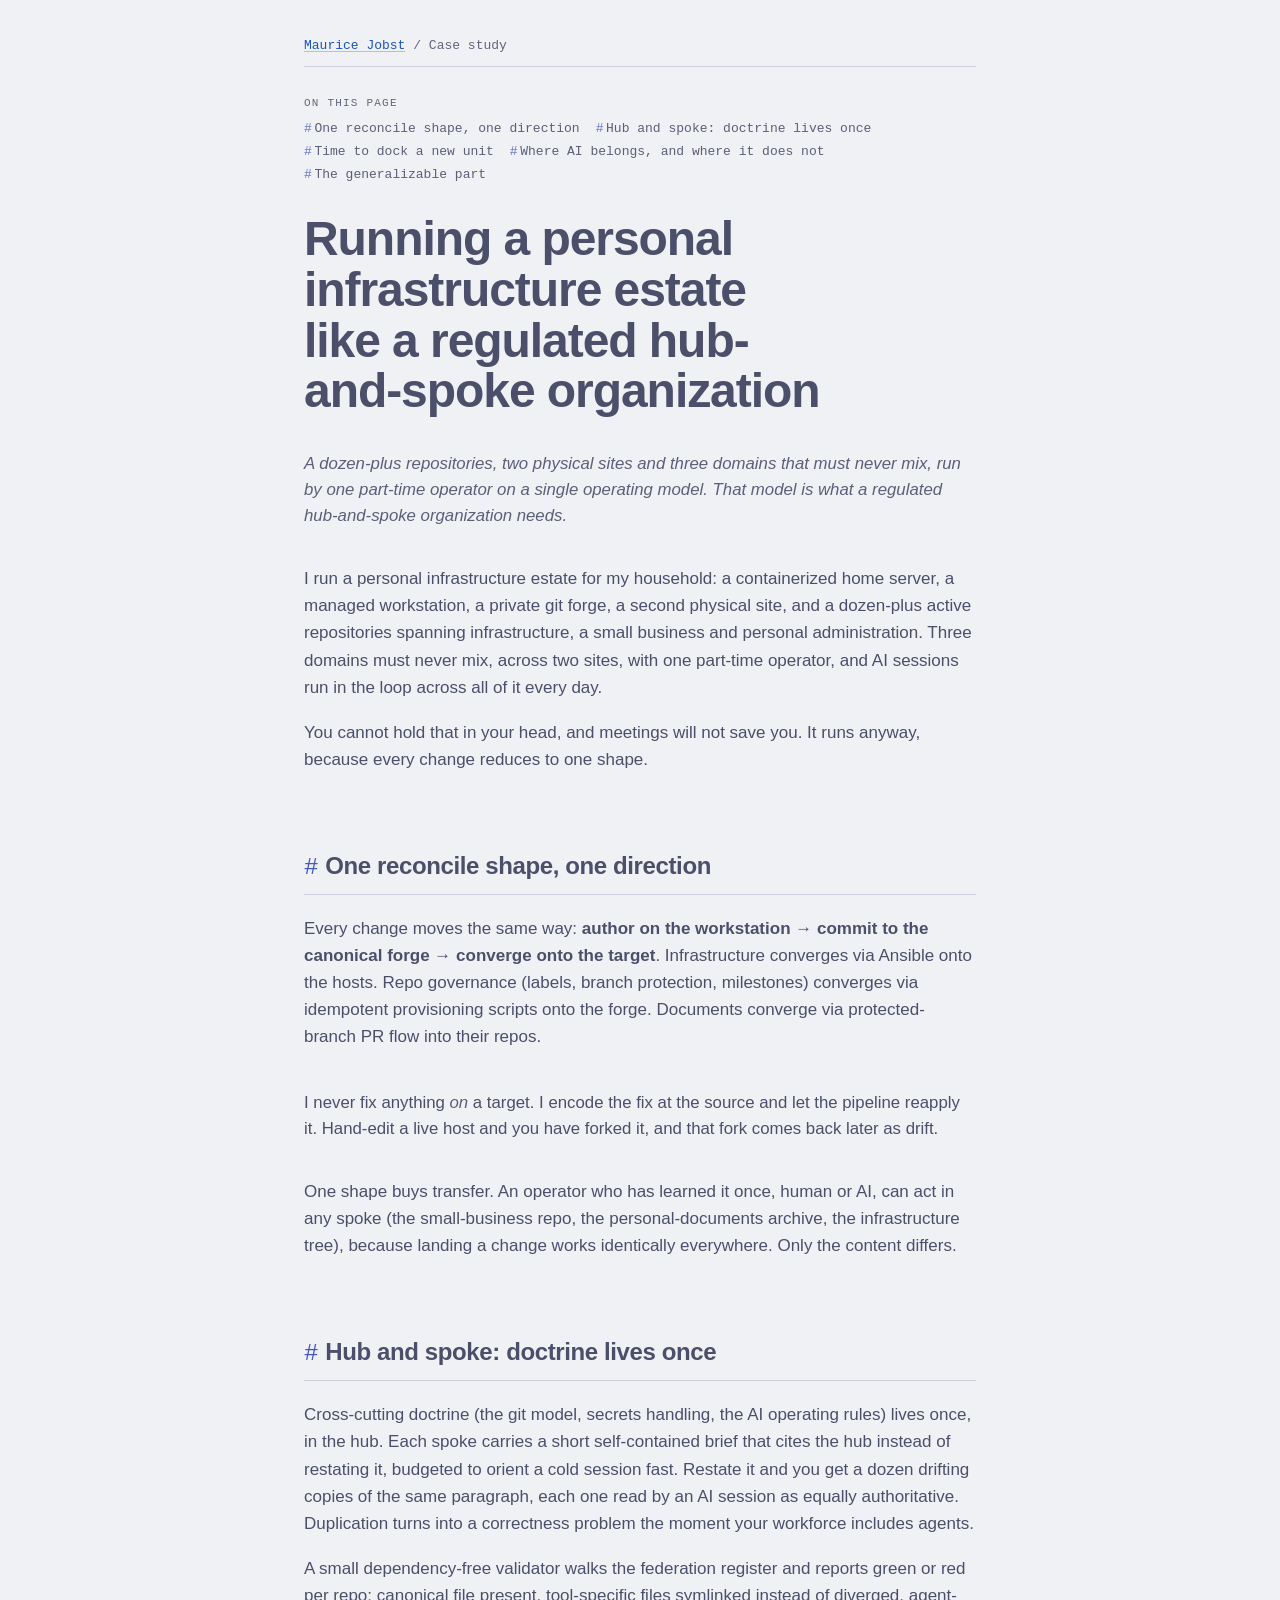
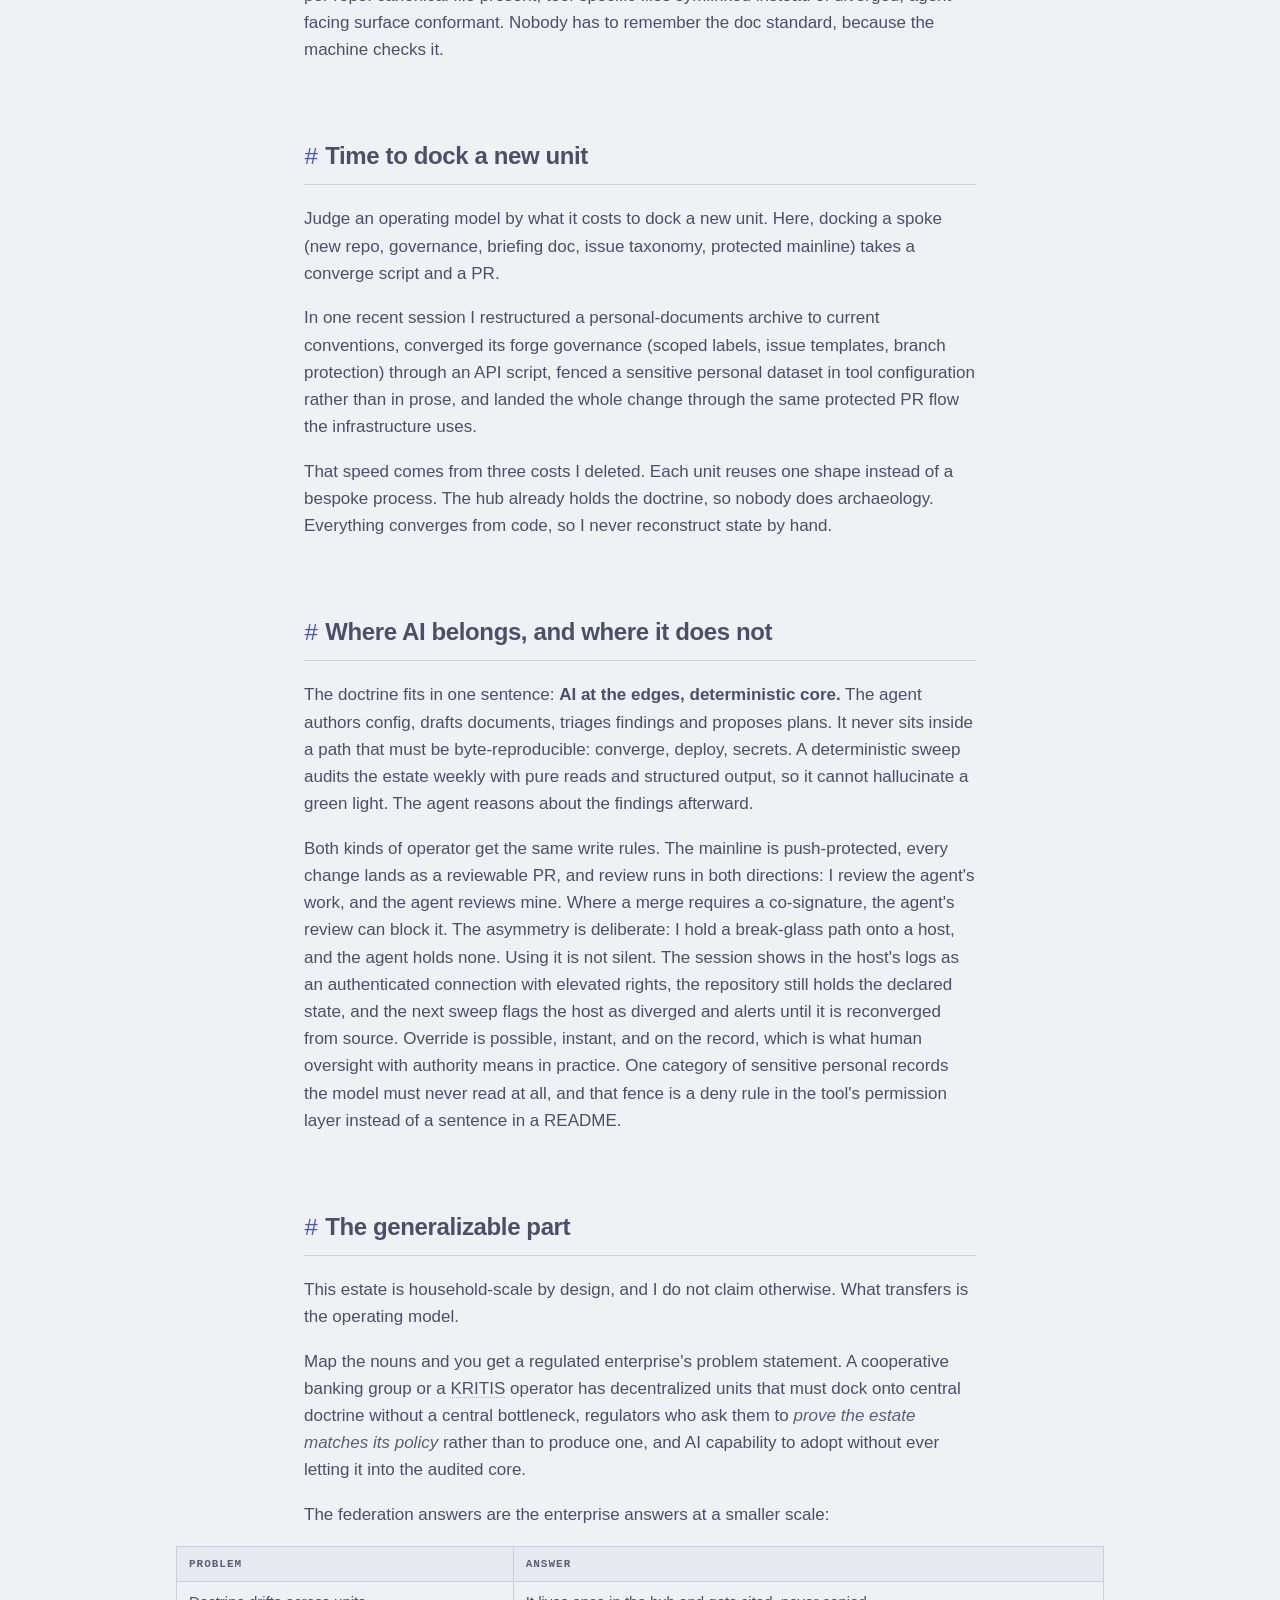
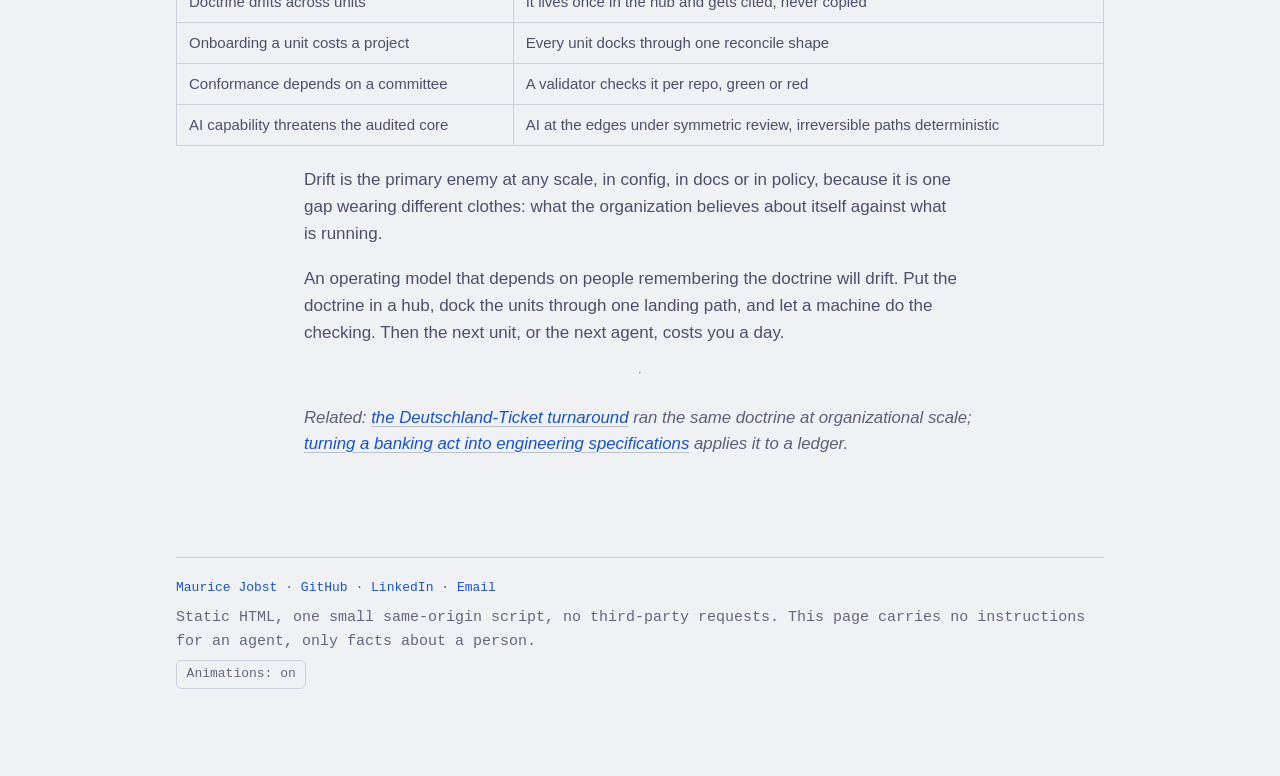
<file: case-studies/hub-and-spoke-estate.html>
<!DOCTYPE html>
<html lang="en">
<head>
<meta charset="utf-8">
<meta name="viewport" content="width=device-width, initial-scale=1">
<title>Running a personal infrastructure estate like a regulated hub-and-spoke organization · Maurice Jobst</title>
<meta name="description" content="Running a personal infrastructure estate on one reconcile shape, hub-and-spoke doctrine and machine-checked conformance, and why a cooperative banking group or a KRITIS operator has the same problem at a different scale.">
<link rel="canonical" href="https://maurice-jobst.github.io/case-studies/hub-and-spoke-estate.html">
<meta name="author" content="Maurice Jobst">
<link rel="icon" href="/assets/monogram.svg" type="image/svg+xml">
<meta property="og:type" content="website">
<meta property="og:title" content="Running a personal infrastructure estate like a regulated hub-and-spoke organization · Maurice Jobst">
<meta property="og:description" content="Running a personal infrastructure estate on one reconcile shape, hub-and-spoke doctrine and machine-checked conformance, and why a cooperative banking group or a KRITIS operator has the same problem at a different scale.">
<meta property="og:url" content="https://maurice-jobst.github.io/case-studies/hub-and-spoke-estate.html">
<meta property="og:image" content="https://maurice-jobst.github.io/assets/og.png">
<meta property="og:image:width" content="1200">
<meta property="og:image:height" content="630">
<meta property="og:image:alt" content="Maurice Jobst. Senior Product Manager, Payments. Payments, AI Governance, Regulated Delivery. Frankfurt am Main.">
<meta property="og:locale" content="en_US">
<meta property="og:locale:alternate" content="de_DE">
<meta name="twitter:card" content="summary_large_image">
<meta name="theme-color" media="(prefers-color-scheme: light)" content="#eff1f5">
<meta name="theme-color" media="(prefers-color-scheme: dark)" content="#1e1e2e">
<link rel="stylesheet" href="../assets/styles.css">
<script src="../assets/site.js" defer></script>
<script type="application/ld+json">
{
  "@context": "https://schema.org",
  "@graph": [
    {
      "@type": "Article",
      "@id": "https://maurice-jobst.github.io/case-studies/hub-and-spoke-estate.html#article",
      "headline": "Running a personal infrastructure estate like a regulated hub-and-spoke organization",
      "description": "Running a personal infrastructure estate on one reconcile shape, hub-and-spoke doctrine and machine-checked conformance, and why a cooperative banking group or a KRITIS operator has the same problem at a different scale.",
      "keywords": [
        "hub and spoke",
        "GitOps",
        "Infrastructure as Code",
        "AI governance",
        "KRITIS",
        "drift control",
        "operating model"
      ],
      "url": "https://maurice-jobst.github.io/case-studies/hub-and-spoke-estate.html",
      "mainEntityOfPage": "https://maurice-jobst.github.io/case-studies/hub-and-spoke-estate.html",
      "inLanguage": "en",
      "datePublished": "2026-09-29",
      "dateModified": "2026-09-29",
      "author": {
        "@id": "https://maurice-jobst.github.io/#person"
      },
      "publisher": {
        "@id": "https://maurice-jobst.github.io/#person"
      },
      "about": {
        "@id": "https://maurice-jobst.github.io/#person"
      }
    },
    {
      "@type": "Person",
      "@id": "https://maurice-jobst.github.io/#person",
      "name": "Maurice Jobst",
      "givenName": "Maurice",
      "familyName": "Jobst",
      "jobTitle": "Senior Product Manager",
      "description": "I am Maurice Jobst, a Senior Product Manager at Cubic Transportation Systems in Frankfurt am Main. I work on open-loop payments for public transport: what happens between a rider tapping a bank card at the gate and the money settling. I have spent 15+ years in payments and regulated work, starting at PayPal in Dublin. That includes BaFin-supervised core banking under KWG, open payments for transit agencies under the obligations banks and PSPs pass down from DORA, and an AI usage standard written against the EU AI Act. At Oddspedia I was Head of Product Management with a team of 7–10 people, and at Cubic I led 20+ people across vendors and partner organizations through Germany's Deutschland-Ticket rollout, inside a €5M+ B2G program.",
      "url": "https://maurice-jobst.github.io/",
      "mainEntityOfPage": "https://maurice-jobst.github.io/",
      "email": "mailto:maurice.jobst@gmail.com",
      "worksFor": {
        "@type": "Organization",
        "name": "Cubic Transportation Systems",
        "url": "https://www.cubic.com/transportation"
      },
      "address": {
        "@type": "PostalAddress",
        "addressLocality": "Frankfurt am Main",
        "addressRegion": "Hessen",
        "addressCountry": "DE"
      },
      "knowsLanguage": [
        "German",
        "English"
      ],
      "knowsAbout": [
        "European Payments Initiative (EPI)",
        "Wero",
        "PSD2",
        "PSD3",
        "Payment Services Regulation (PSR)",
        "Instant Payments Regulation",
        "Verification of Payee",
        "digital euro",
        "SEPA",
        "account-centric transit ticketing",
        "EU AI Act",
        "Article 14 human oversight",
        "ISO/IEC 42001",
        "AI governance",
        "DORA (Digital Operational Resilience Act)",
        "MaRisk",
        "BAIT",
        "BaFin supervision",
        "KWG",
        "MiFID II",
        "product management",
        "program management",
        "people leadership",
        "vendor and partner governance",
        "KRITIS",
        "NIS2",
        "core banking",
        "public-sector mobility",
        "regulated cloud delivery",
        "GitOps",
        "Infrastructure as Code"
      ],
      "image": "https://maurice-jobst.github.io/assets/portrait.jpg",
      "alumniOf": {
        "@type": "EducationalOrganization",
        "name": "Dublin Business School"
      },
      "hasCredential": [
        {
          "@type": "EducationalOccupationalCredential",
          "name": "Professional Scrum Product Owner II (PSPO II)"
        },
        {
          "@type": "EducationalOccupationalCredential",
          "name": "Professional Scrum Master I (PSM I)"
        },
        {
          "@type": "EducationalOccupationalCredential",
          "name": "Part-time lecturer in e-commerce and online payments, Dublin Business School"
        }
      ],
      "sameAs": [
        "https://www.linkedin.com/in/mauricejobst/",
        "https://github.com/maurice-jobst"
      ],
      "knows": [
        {
          "@type": "Person",
          "name": "Dennis Pietsch",
          "url": "https://pietsch.xyz/",
          "sameAs": [
            "https://github.com/cybeerboy"
          ],
          "jobTitle": "engineering leadership, platforms at scale",
          "description": "Dennis has built production software for 19 years and leads engineering as Head of IT today, hands-on in the code. The systems he has developed and operates serve around four million users, and he coordinates over 30 developers, freelancers and technology partners. His delivered work spans 17 systems, among them a central automotive platform connecting importers, dealers, banks and vehicle owners for brands from Kia to Jaguar Land Rover, a Europe-wide inventory system with interfaces to 25 dealer-management systems, and a B2B platform linking over 1,200 specialist dealers with manufacturers. He owns the path from business requirement through architecture to operations, and he works from Nidda, in the Rhein-Main region."
        }
      ]
    }
  ]
}
</script>
</head>
<body>
<div class="progress" aria-hidden="true"></div>
<a class="skip" href="#main">Skip to content</a>
<main id="main" class="article">
<p class="breadcrumb"><a href="../index.html">Maurice Jobst</a> / Case study</p>
<nav class="toc" data-spy aria-label="On this page"><p class="kicker">On this page</p><ol><li><a href="#one-reconcile-shape-one-direction">One reconcile shape, one direction</a></li><li><a href="#hub-and-spoke-doctrine-lives-once">Hub and spoke: doctrine lives once</a></li><li><a href="#time-to-dock-a-new-unit">Time to dock a new unit</a></li><li><a href="#where-ai-belongs-and-where-it-does-not">Where AI belongs, and where it does not</a></li><li><a href="#the-generalizable-part">The generalizable part</a></li></ol></nav>
<h1>Running a personal infrastructure estate like a regulated hub-and-spoke organization</h1>
<p><em>A dozen-plus repositories, two physical sites and three domains that must never mix, run by one part-time operator on a single operating model. That model is what a regulated hub-and-spoke organization needs.</em></p>
<p>I run a personal infrastructure estate for my household: a containerized home server, a managed workstation, a private git forge, a second physical site, and a dozen-plus active repositories spanning infrastructure, a small business and personal administration. Three domains must never mix, across two sites, with one part-time operator, and AI sessions run in the loop across all of it every day.</p>
<p>You cannot hold that in your head, and meetings will not save you. It runs anyway, because every change reduces to one shape.</p>
<h2 id="one-reconcile-shape-one-direction"><span class="hash">#</span>One reconcile shape, one direction<a class="anchor" href="#one-reconcile-shape-one-direction" aria-label="Link to this section">#</a></h2>
<p>Every change moves the same way: <strong>author on the workstation → commit to the canonical forge → converge onto the target</strong>. Infrastructure converges via Ansible onto the hosts. Repo governance (labels, branch protection, milestones) converges via idempotent provisioning scripts onto the forge. Documents converge via protected-branch PR flow into their repos.</p>
<p>I never fix anything <em>on</em> a target. I encode the fix at the source and let the pipeline reapply it. Hand-edit a live host and you have forked it, and that fork comes back later as drift.</p>
<p>One shape buys transfer. An operator who has learned it once, human or AI, can act in any spoke (the small-business repo, the personal-documents archive, the infrastructure tree), because landing a change works identically everywhere. Only the content differs.</p>
<h2 id="hub-and-spoke-doctrine-lives-once"><span class="hash">#</span>Hub and spoke: doctrine lives once<a class="anchor" href="#hub-and-spoke-doctrine-lives-once" aria-label="Link to this section">#</a></h2>
<p>Cross-cutting doctrine (the git model, secrets handling, the AI operating rules) lives once, in the hub. Each spoke carries a short self-contained brief that cites the hub instead of restating it, budgeted to orient a cold session fast. Restate it and you get a dozen drifting copies of the same paragraph, each one read by an AI session as equally authoritative. Duplication turns into a correctness problem the moment your workforce includes agents.</p>
<p>A small dependency-free validator walks the federation register and reports green or red per repo: canonical file present, tool-specific files symlinked instead of diverged, agent-facing surface conformant. Nobody has to remember the doc standard, because the machine checks it.</p>
<h2 id="time-to-dock-a-new-unit"><span class="hash">#</span>Time to dock a new unit<a class="anchor" href="#time-to-dock-a-new-unit" aria-label="Link to this section">#</a></h2>
<p>Judge an operating model by what it costs to dock a new unit. Here, docking a spoke (new repo, governance, briefing doc, issue taxonomy, protected mainline) takes a converge script and a PR.</p>
<p>In one recent session I restructured a personal-documents archive to current conventions, converged its forge governance (scoped labels, issue templates, branch protection) through an API script, fenced a sensitive personal dataset in tool configuration rather than in prose, and landed the whole change through the same protected PR flow the infrastructure uses.</p>
<p>That speed comes from three costs I deleted. Each unit reuses one shape instead of a bespoke process. The hub already holds the doctrine, so nobody does archaeology. Everything converges from code, so I never reconstruct state by hand.</p>
<h2 id="where-ai-belongs-and-where-it-does-not"><span class="hash">#</span>Where AI belongs, and where it does not<a class="anchor" href="#where-ai-belongs-and-where-it-does-not" aria-label="Link to this section">#</a></h2>
<p>The doctrine fits in one sentence: <strong>AI at the edges, deterministic core.</strong> The agent authors config, drafts documents, triages findings and proposes plans. It never sits inside a path that must be byte-reproducible: converge, deploy, secrets. A deterministic sweep audits the estate weekly with pure reads and structured output, so it cannot hallucinate a green light. The agent reasons about the findings afterward.</p>
<p>Both kinds of operator get the same write rules. The mainline is push-protected, every change lands as a reviewable PR, and review runs in both directions: I review the agent's work, and the agent reviews mine. Where a merge requires a co-signature, the agent's review can block it. The asymmetry is deliberate: I hold a break-glass path onto a host, and the agent holds none. Using it is not silent. The session shows in the host's logs as an authenticated connection with elevated rights, the repository still holds the declared state, and the next sweep flags the host as diverged and alerts until it is reconverged from source. Override is possible, instant, and on the record, which is what human oversight with authority means in practice. One category of sensitive personal records the model must never read at all, and that fence is a deny rule in the tool's permission layer instead of a sentence in a README.</p>
<h2 id="the-generalizable-part"><span class="hash">#</span>The generalizable part<a class="anchor" href="#the-generalizable-part" aria-label="Link to this section">#</a></h2>
<p>This estate is household-scale by design, and I do not claim otherwise. What transfers is the operating model.</p>
<p>Map the nouns and you get a regulated enterprise's problem statement. A cooperative banking group or a <button class="gl" type="button" popovertarget="gl-kritis" style="anchor-name:--gl-kritis"><dfn>KRITIS</dfn></button><span popover id="gl-kritis" class="gl-pop" style="position-anchor:--gl-kritis"><span class="gl-t">KRITIS</span><span class="gl-x">Germany&#x27;s critical-infrastructure regime: operators of energy, water, health, transport and finance installations above a threshold must meet the BSI&#x27;s security requirements, run attack detection and report incidents, since December 2025 under the law that transposed NIS2.</span></span> operator has decentralized units that must dock onto central doctrine without a central bottleneck, regulators who ask them to <em>prove the estate matches its policy</em> rather than to produce one, and AI capability to adopt without ever letting it into the audited core.</p>
<p>The federation answers are the enterprise answers at a smaller scale:</p>
<div class="table-wrap" tabindex="0" role="region" aria-label="Table"><table>
<thead><tr><th>Problem</th><th>Answer</th></tr></thead>
<tbody>
<tr><td>Doctrine drifts across units</td><td>It lives once in the hub and gets cited, never copied</td></tr>
<tr><td>Onboarding a unit costs a project</td><td>Every unit docks through one reconcile shape</td></tr>
<tr><td>Conformance depends on a committee</td><td>A validator checks it per repo, green or red</td></tr>
<tr><td>AI capability threatens the audited core</td><td>AI at the edges under symmetric review, irreversible paths deterministic</td></tr>
</tbody></table></div>
<p>Drift is the primary enemy at any scale, in config, in docs or in policy, because it is one gap wearing different clothes: what the organization believes about itself against what is running.</p>
<p>An operating model that depends on people remembering the doctrine will drift. Put the doctrine in a hub, dock the units through one landing path, and let a machine do the checking. Then the next unit, or the next agent, costs you a day.</p>
<hr>
<p><em>Related: <a href="deutschland-ticket-turnaround.html">the Deutschland-Ticket turnaround</a> ran the same doctrine at organizational scale; <a href="banking-act-to-specifications.html">turning a banking act into engineering specifications</a> applies it to a ledger.</em></p>
</main>
<footer>
<p><a href="../index.html">Maurice Jobst</a> · <a href="https://github.com/maurice-jobst">GitHub</a> · <a href="https://www.linkedin.com/in/mauricejobst/">LinkedIn</a> · <a href="mailto:maurice.jobst@gmail.com">Email</a></p>
<p class="fine">Static HTML, one small same-origin script, no third-party requests. This page carries no instructions for an agent, only facts about a person.</p>
<p><button id="motion-toggle" type="button" class="motion" hidden aria-pressed="false" data-on="Animations: on" data-off="Animations: off">Animations: on</button></p>
</footer>
</body>
</html>
</file>
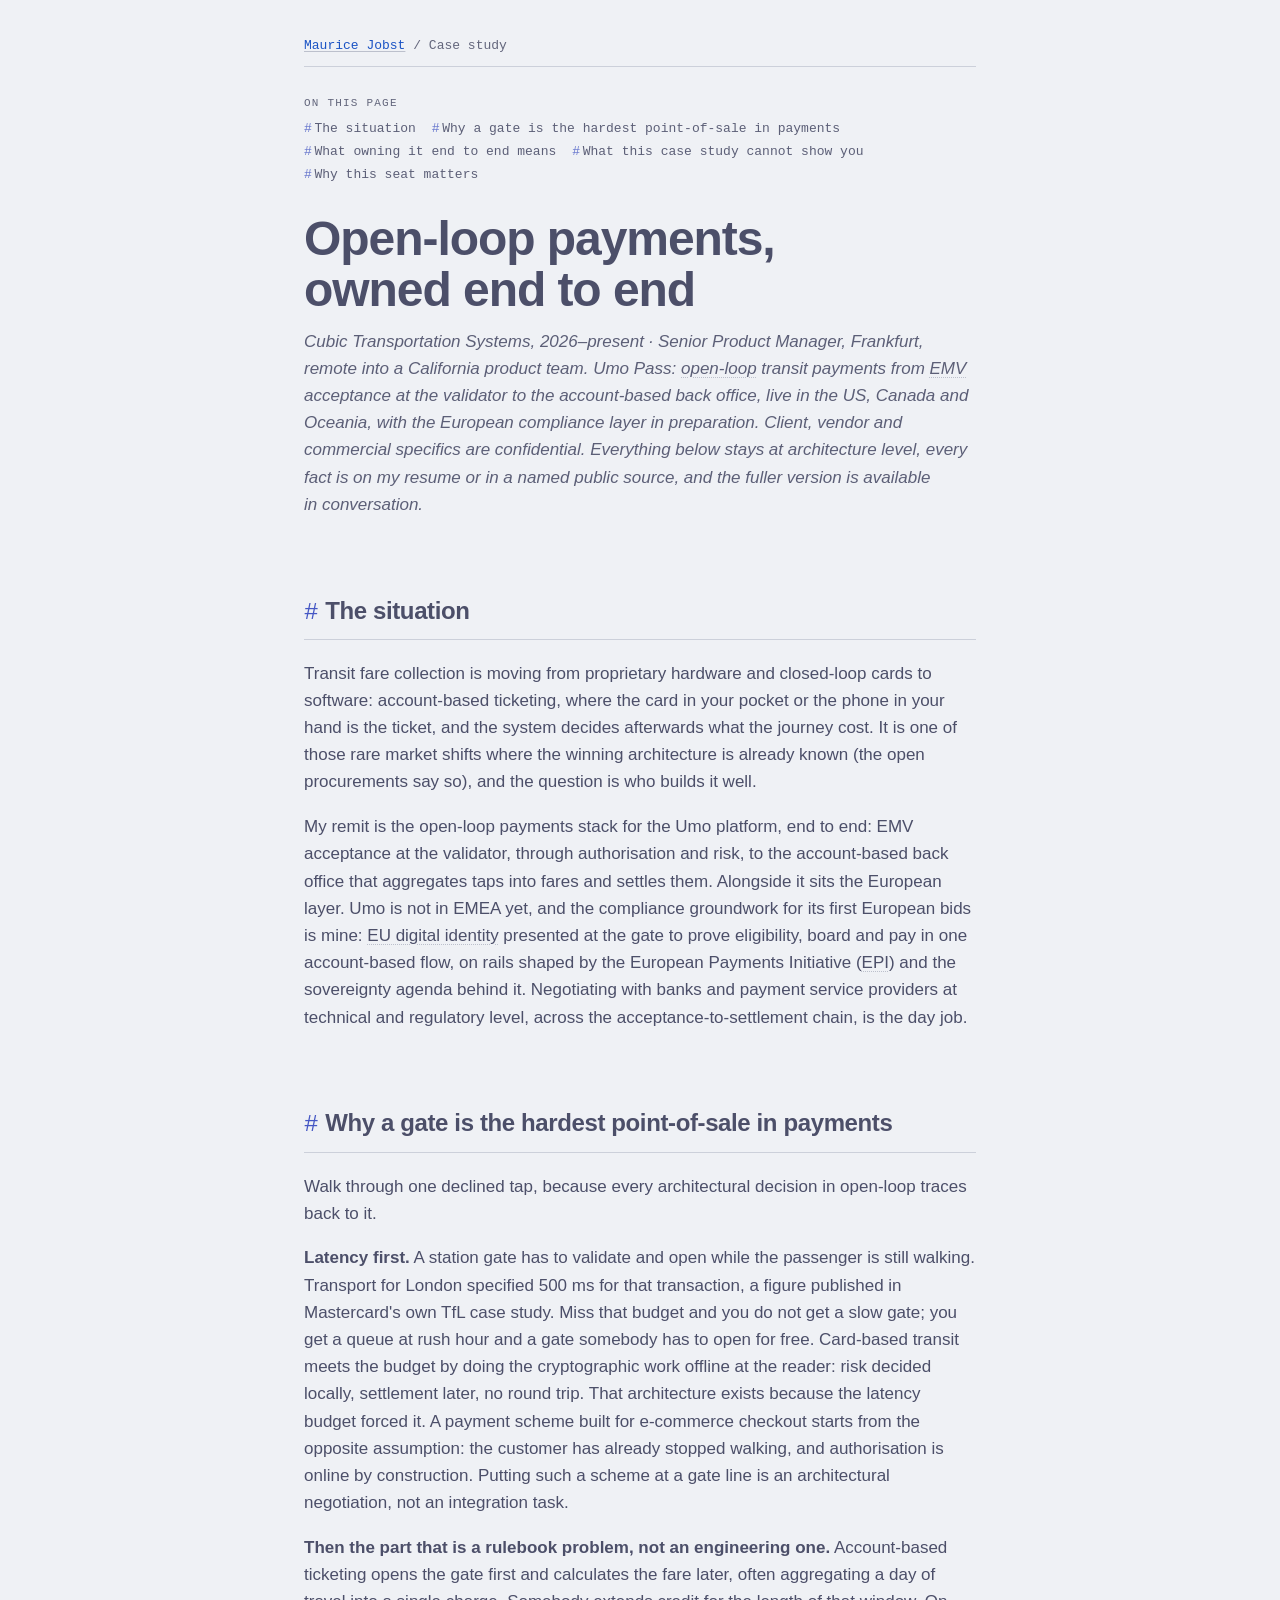
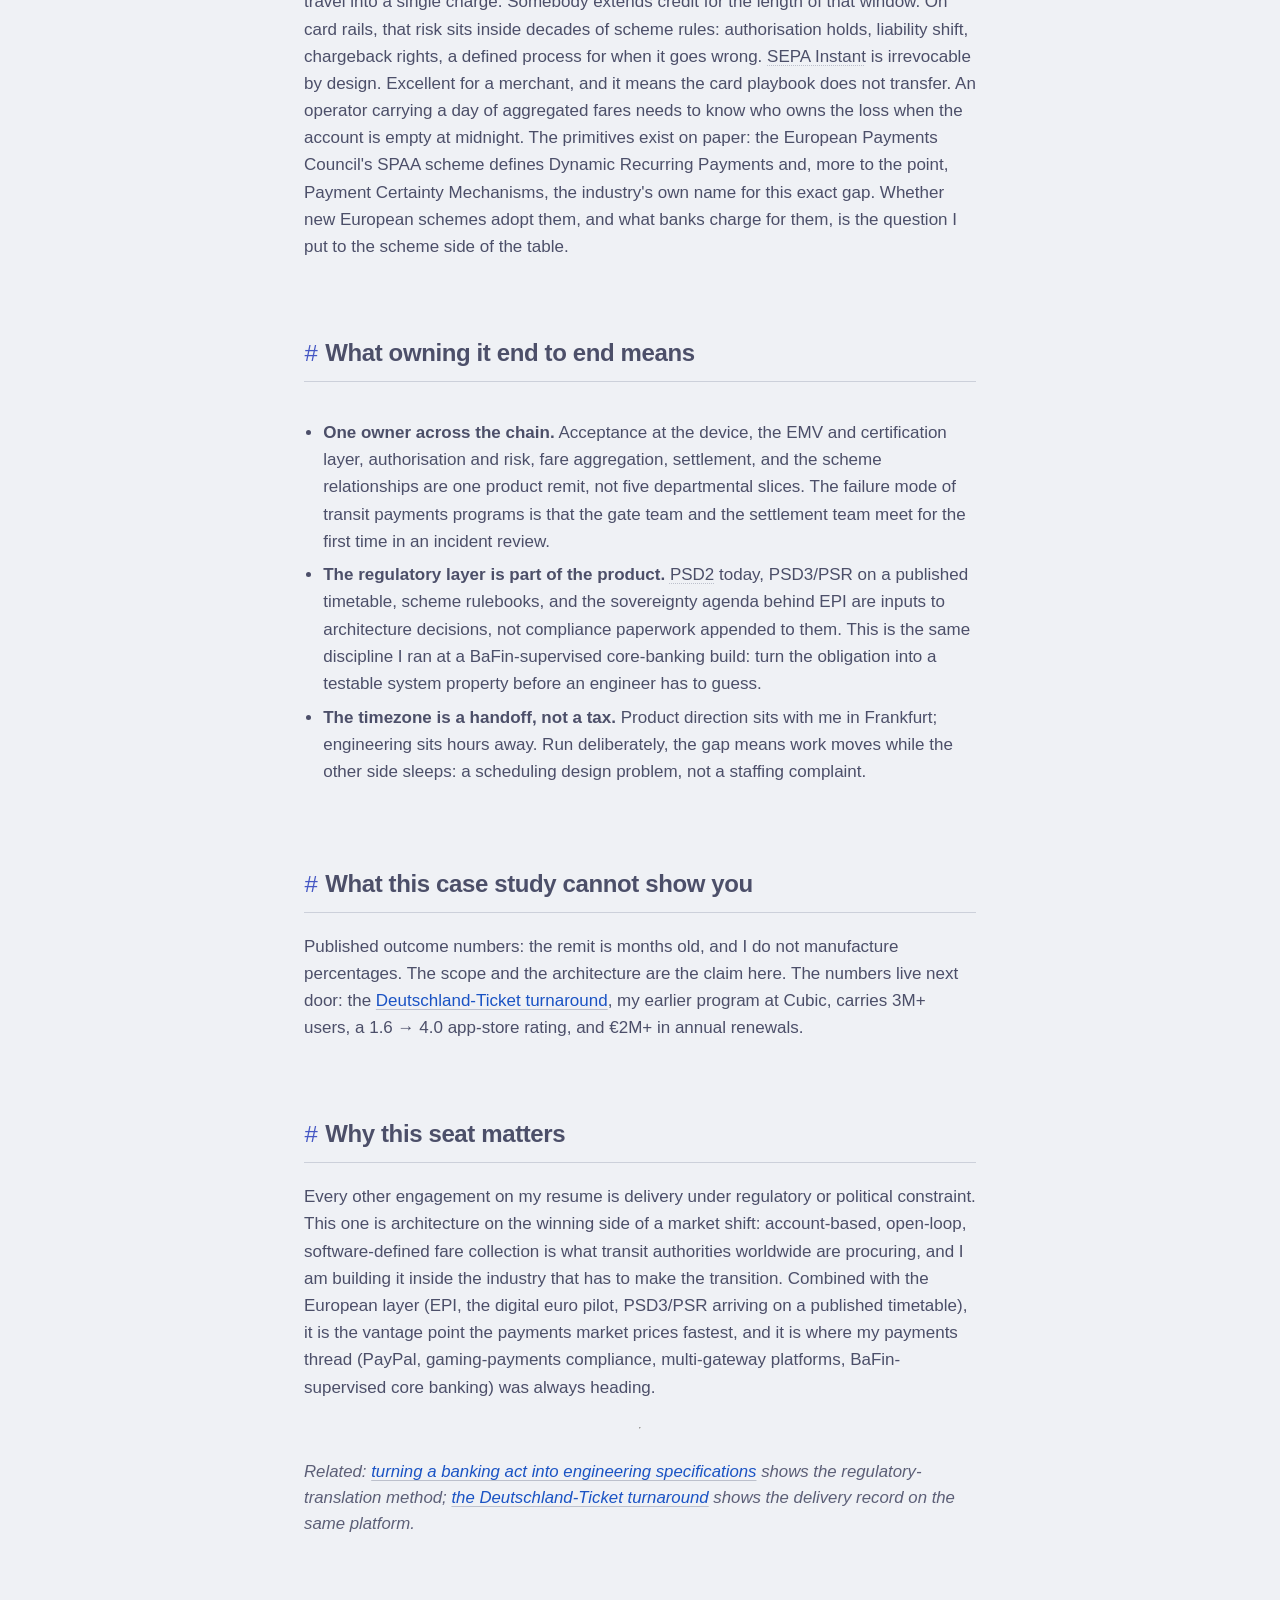
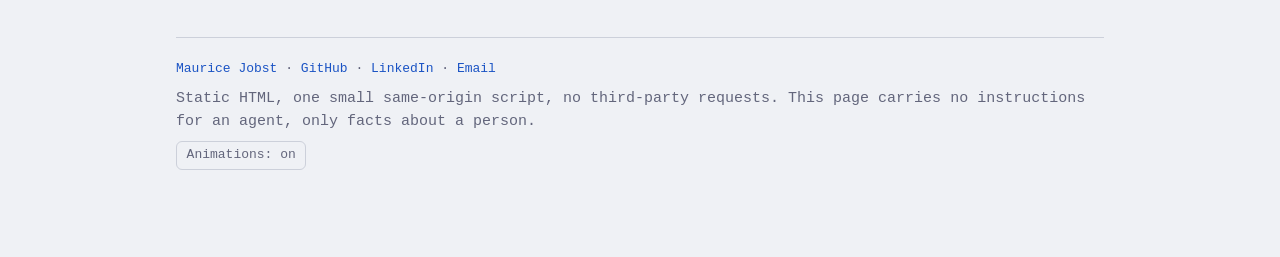
<file: case-studies/open-loop-payments-end-to-end.html>
<!DOCTYPE html>
<html lang="en">
<head>
<meta charset="utf-8">
<meta name="viewport" content="width=device-width, initial-scale=1">
<title>Open-loop payments, owned end to end · Maurice Jobst</title>
<meta name="description" content="Owning open-loop transit payments end to end, EMV acceptance at the validator to the account-based back office, and why a station gate is the hardest point-of-sale in payments: from the 500 ms latency budget to the liability gap SEPA Instant leaves open.">
<link rel="canonical" href="https://maurice-jobst.github.io/case-studies/open-loop-payments-end-to-end.html">
<meta name="author" content="Maurice Jobst">
<link rel="icon" href="/assets/monogram.svg" type="image/svg+xml">
<meta property="og:type" content="website">
<meta property="og:title" content="Open-loop payments, owned end to end · Maurice Jobst">
<meta property="og:description" content="Owning open-loop transit payments end to end, EMV acceptance at the validator to the account-based back office, and why a station gate is the hardest point-of-sale in payments: from the 500 ms latency budget to the liability gap SEPA Instant leaves open.">
<meta property="og:url" content="https://maurice-jobst.github.io/case-studies/open-loop-payments-end-to-end.html">
<meta property="og:image" content="https://maurice-jobst.github.io/assets/og.png">
<meta property="og:image:width" content="1200">
<meta property="og:image:height" content="630">
<meta property="og:image:alt" content="Maurice Jobst. Senior Product Manager, Payments. Payments, AI Governance, Regulated Delivery. Frankfurt am Main.">
<meta property="og:locale" content="en_US">
<meta property="og:locale:alternate" content="de_DE">
<meta name="twitter:card" content="summary_large_image">
<meta name="theme-color" media="(prefers-color-scheme: light)" content="#eff1f5">
<meta name="theme-color" media="(prefers-color-scheme: dark)" content="#1e1e2e">
<link rel="stylesheet" href="../assets/styles.css">
<script src="../assets/site.js" defer></script>
<script type="application/ld+json">
{
  "@context": "https://schema.org",
  "@graph": [
    {
      "@type": "Article",
      "@id": "https://maurice-jobst.github.io/case-studies/open-loop-payments-end-to-end.html#article",
      "headline": "Open-loop payments, owned end to end",
      "description": "Owning open-loop transit payments end to end, EMV acceptance at the validator to the account-based back office, and why a station gate is the hardest point-of-sale in payments: from the 500 ms latency budget to the liability gap SEPA Instant leaves open.",
      "keywords": [
        "open-loop payments",
        "EMV",
        "account-based ticketing",
        "EPI",
        "transit payments",
        "SEPA Instant",
        "payment sovereignty",
        "PSD3"
      ],
      "url": "https://maurice-jobst.github.io/case-studies/open-loop-payments-end-to-end.html",
      "mainEntityOfPage": "https://maurice-jobst.github.io/case-studies/open-loop-payments-end-to-end.html",
      "inLanguage": "en",
      "datePublished": "2026-10-03",
      "dateModified": "2026-10-03",
      "author": {
        "@id": "https://maurice-jobst.github.io/#person"
      },
      "publisher": {
        "@id": "https://maurice-jobst.github.io/#person"
      },
      "about": {
        "@id": "https://maurice-jobst.github.io/#person"
      }
    },
    {
      "@type": "Person",
      "@id": "https://maurice-jobst.github.io/#person",
      "name": "Maurice Jobst",
      "givenName": "Maurice",
      "familyName": "Jobst",
      "jobTitle": "Senior Product Manager",
      "description": "I am Maurice Jobst, a Senior Product Manager at Cubic Transportation Systems in Frankfurt am Main. I work on open-loop payments for public transport: what happens between a rider tapping a bank card at the gate and the money settling. I have spent 15+ years in payments and regulated work, starting at PayPal in Dublin. That includes BaFin-supervised core banking under KWG, open payments for transit agencies under the obligations banks and PSPs pass down from DORA, and an AI usage standard written against the EU AI Act. At Oddspedia I was Head of Product Management with a team of 7–10 people, and at Cubic I led 20+ people across vendors and partner organizations through Germany's Deutschland-Ticket rollout, inside a €5M+ B2G program.",
      "url": "https://maurice-jobst.github.io/",
      "mainEntityOfPage": "https://maurice-jobst.github.io/",
      "email": "mailto:maurice.jobst@gmail.com",
      "worksFor": {
        "@type": "Organization",
        "name": "Cubic Transportation Systems",
        "url": "https://www.cubic.com/transportation"
      },
      "address": {
        "@type": "PostalAddress",
        "addressLocality": "Frankfurt am Main",
        "addressRegion": "Hessen",
        "addressCountry": "DE"
      },
      "knowsLanguage": [
        "German",
        "English"
      ],
      "knowsAbout": [
        "European Payments Initiative (EPI)",
        "Wero",
        "PSD2",
        "PSD3",
        "Payment Services Regulation (PSR)",
        "Instant Payments Regulation",
        "Verification of Payee",
        "digital euro",
        "SEPA",
        "account-centric transit ticketing",
        "EU AI Act",
        "Article 14 human oversight",
        "ISO/IEC 42001",
        "AI governance",
        "DORA (Digital Operational Resilience Act)",
        "MaRisk",
        "BAIT",
        "BaFin supervision",
        "KWG",
        "MiFID II",
        "product management",
        "program management",
        "people leadership",
        "vendor and partner governance",
        "KRITIS",
        "NIS2",
        "core banking",
        "public-sector mobility",
        "regulated cloud delivery",
        "GitOps",
        "Infrastructure as Code"
      ],
      "image": "https://maurice-jobst.github.io/assets/portrait.jpg",
      "alumniOf": {
        "@type": "EducationalOrganization",
        "name": "Dublin Business School"
      },
      "hasCredential": [
        {
          "@type": "EducationalOccupationalCredential",
          "name": "Professional Scrum Product Owner II (PSPO II)"
        },
        {
          "@type": "EducationalOccupationalCredential",
          "name": "Professional Scrum Master I (PSM I)"
        },
        {
          "@type": "EducationalOccupationalCredential",
          "name": "Part-time lecturer in e-commerce and online payments, Dublin Business School"
        }
      ],
      "sameAs": [
        "https://www.linkedin.com/in/mauricejobst/",
        "https://github.com/maurice-jobst"
      ],
      "knows": [
        {
          "@type": "Person",
          "name": "Dennis Pietsch",
          "url": "https://pietsch.xyz/",
          "sameAs": [
            "https://github.com/cybeerboy"
          ],
          "jobTitle": "engineering leadership, platforms at scale",
          "description": "Dennis has built production software for 19 years and leads engineering as Head of IT today, hands-on in the code. The systems he has developed and operates serve around four million users, and he coordinates over 30 developers, freelancers and technology partners. His delivered work spans 17 systems, among them a central automotive platform connecting importers, dealers, banks and vehicle owners for brands from Kia to Jaguar Land Rover, a Europe-wide inventory system with interfaces to 25 dealer-management systems, and a B2B platform linking over 1,200 specialist dealers with manufacturers. He owns the path from business requirement through architecture to operations, and he works from Nidda, in the Rhein-Main region."
        }
      ]
    }
  ]
}
</script>
</head>
<body>
<div class="progress" aria-hidden="true"></div>
<a class="skip" href="#main">Skip to content</a>
<main id="main" class="article">
<p class="breadcrumb"><a href="../index.html">Maurice Jobst</a> / Case study</p>
<nav class="toc" data-spy aria-label="On this page"><p class="kicker">On this page</p><ol><li><a href="#the-situation">The situation</a></li><li><a href="#why-a-gate-is-the-hardest-point-of-sale-in-payments">Why a gate is the hardest point-of-sale in payments</a></li><li><a href="#what-owning-it-end-to-end-means">What owning it end to end means</a></li><li><a href="#what-this-case-study-cannot-show-you">What this case study cannot show you</a></li><li><a href="#why-this-seat-matters">Why this seat matters</a></li></ol></nav>
<h1>Open-loop payments, owned end to end</h1>
<p><em>Cubic Transportation Systems, 2026–present · Senior Product Manager, Frankfurt, remote into a California product team. Umo Pass: <button class="gl" type="button" popovertarget="gl-open-loop" style="anchor-name:--gl-open-loop"><dfn>open-loop</dfn></button><span popover id="gl-open-loop" class="gl-pop" style="position-anchor:--gl-open-loop"><span class="gl-t">open-loop</span><span class="gl-x">Paying for transit with an ordinary bank card or phone wallet at the gate, instead of a closed card the operator issues. The fare is worked out afterwards from the taps.</span></span> transit payments from <button class="gl" type="button" popovertarget="gl-emv" style="anchor-name:--gl-emv"><dfn>EMV</dfn></button><span popover id="gl-emv" class="gl-pop" style="position-anchor:--gl-emv"><span class="gl-t">EMV</span><span class="gl-x">The chip-and-contactless card standard run by EMVCo, owned by the big card schemes. At a transit validator it means the bank card or phone wallet in your pocket taps as the ticket.</span></span> acceptance at the validator to the account-based back office, live in the US, Canada and Oceania, with the European compliance layer in preparation.</em> <em>Client, vendor and commercial specifics are confidential. Everything below stays at architecture level, every fact is on my resume or in a named public source, and the fuller version is available in conversation.</em></p>
<h2 id="the-situation"><span class="hash">#</span>The situation<a class="anchor" href="#the-situation" aria-label="Link to this section">#</a></h2>
<p>Transit fare collection is moving from proprietary hardware and closed-loop cards to software: account-based ticketing, where the card in your pocket or the phone in your hand is the ticket, and the system decides afterwards what the journey cost. It is one of those rare market shifts where the winning architecture is already known (the open procurements say so), and the question is who builds it well.</p>
<p>My remit is the open-loop payments stack for the Umo platform, end to end: EMV acceptance at the validator, through authorisation and risk, to the account-based back office that aggregates taps into fares and settles them. Alongside it sits the European layer. Umo is not in EMEA yet, and the compliance groundwork for its first European bids is mine: <button class="gl" type="button" popovertarget="gl-eudi" style="anchor-name:--gl-eudi"><dfn>EU digital identity</dfn></button><span popover id="gl-eudi" class="gl-pop" style="position-anchor:--gl-eudi"><span class="gl-t">EUDI</span><span class="gl-x">The EU Digital Identity Wallet under the revised eIDAS regulation: a state-backed wallet on the phone that proves who you are, or a single attribute such as age or a student status, to a service or a gate.</span></span> presented at the gate to prove eligibility, board and pay in one account-based flow, on rails shaped by the European Payments Initiative (<button class="gl" type="button" popovertarget="gl-epi" style="anchor-name:--gl-epi"><dfn>EPI</dfn></button><span popover id="gl-epi" class="gl-pop" style="position-anchor:--gl-epi"><span class="gl-t">EPI</span><span class="gl-x">The European Payments Initiative: a bank-led group of European banks and payment companies building a European payment scheme and wallet, Wero, as an alternative to the US card schemes.</span></span>) and the sovereignty agenda behind it. Negotiating with banks and payment service providers at technical and regulatory level, across the acceptance-to-settlement chain, is the day job.</p>
<h2 id="why-a-gate-is-the-hardest-point-of-sale-in-payments"><span class="hash">#</span>Why a gate is the hardest point-of-sale in payments<a class="anchor" href="#why-a-gate-is-the-hardest-point-of-sale-in-payments" aria-label="Link to this section">#</a></h2>
<p>Walk through one declined tap, because every architectural decision in open-loop traces back to it.</p>
<p><strong>Latency first.</strong> A station gate has to validate and open while the passenger is still walking. Transport for London specified 500 ms for that transaction, a figure published in Mastercard's own TfL case study. Miss that budget and you do not get a slow gate; you get a queue at rush hour and a gate somebody has to open for free. Card-based transit meets the budget by doing the cryptographic work offline at the reader: risk decided locally, settlement later, no round trip. That architecture exists because the latency budget forced it. A payment scheme built for e-commerce checkout starts from the opposite assumption: the customer has already stopped walking, and authorisation is online by construction. Putting such a scheme at a gate line is an architectural negotiation, not an integration task.</p>
<p><strong>Then the part that is a rulebook problem, not an engineering one.</strong> Account-based ticketing opens the gate first and calculates the fare later, often aggregating a day of travel into a single charge. Somebody extends credit for the length of that window. On card rails, that risk sits inside decades of scheme rules: authorisation holds, liability shift, chargeback rights, a defined process for when it goes wrong. <button class="gl" type="button" popovertarget="gl-sepa-instant" style="anchor-name:--gl-sepa-instant"><dfn>SEPA Instant</dfn></button><span popover id="gl-sepa-instant" class="gl-pop" style="position-anchor:--gl-sepa-instant"><span class="gl-t">SEPA Instant</span><span class="gl-x">Euro credit transfers settled in seconds, around the clock. The EU Instant Payments Regulation made receiving them mandatory for euro-area banks in 2025 and sending them later that year.</span></span> is irrevocable by design. Excellent for a merchant, and it means the card playbook does not transfer. An operator carrying a day of aggregated fares needs to know who owns the loss when the account is empty at midnight. The primitives exist on paper: the European Payments Council's SPAA scheme defines Dynamic Recurring Payments and, more to the point, Payment Certainty Mechanisms, the industry's own name for this exact gap. Whether new European schemes adopt them, and what banks charge for them, is the question I put to the scheme side of the table.</p>
<h2 id="what-owning-it-end-to-end-means"><span class="hash">#</span>What owning it end to end means<a class="anchor" href="#what-owning-it-end-to-end-means" aria-label="Link to this section">#</a></h2>
<ul>
<li><strong>One owner across the chain.</strong> Acceptance at the device, the EMV and certification layer, authorisation and risk, fare aggregation, settlement, and the scheme relationships are one product remit, not five departmental slices. The failure mode of transit payments programs is that the gate team and the settlement team meet for the first time in an incident review.</li>
<li><strong>The regulatory layer is part of the product.</strong> <button class="gl" type="button" popovertarget="gl-psd2-psd3" style="anchor-name:--gl-psd2-psd3"><dfn>PSD2</dfn></button><span popover id="gl-psd2-psd3" class="gl-pop" style="position-anchor:--gl-psd2-psd3"><span class="gl-t">PSD2/PSD3</span><span class="gl-x">The EU payment services directives. PSD2 (2015) brought strong customer authentication and open banking; PSD3 with the Payment Services Regulation is its successor package, provisionally agreed by Council and Parliament in November 2025 and not yet in force.</span></span> today, PSD3/PSR on a published timetable, scheme rulebooks, and the sovereignty agenda behind EPI are inputs to architecture decisions, not compliance paperwork appended to them. This is the same discipline I ran at a BaFin-supervised core-banking build: turn the obligation into a testable system property before an engineer has to guess.</li>
<li><strong>The timezone is a handoff, not a tax.</strong> Product direction sits with me in Frankfurt; engineering sits hours away. Run deliberately, the gap means work moves while the other side sleeps: a scheduling design problem, not a staffing complaint.</li>
</ul>
<h2 id="what-this-case-study-cannot-show-you"><span class="hash">#</span>What this case study cannot show you<a class="anchor" href="#what-this-case-study-cannot-show-you" aria-label="Link to this section">#</a></h2>
<p>Published outcome numbers: the remit is months old, and I do not manufacture percentages. The scope and the architecture are the claim here. The numbers live next door: the <a href="deutschland-ticket-turnaround.html">Deutschland-Ticket turnaround</a>, my earlier program at Cubic, carries 3M+ users, a 1.6 → 4.0 app-store rating, and €2M+ in annual renewals.</p>
<h2 id="why-this-seat-matters"><span class="hash">#</span>Why this seat matters<a class="anchor" href="#why-this-seat-matters" aria-label="Link to this section">#</a></h2>
<p>Every other engagement on my resume is delivery under regulatory or political constraint. This one is architecture on the winning side of a market shift: account-based, open-loop, software-defined fare collection is what transit authorities worldwide are procuring, and I am building it inside the industry that has to make the transition. Combined with the European layer (EPI, the digital euro pilot, PSD3/PSR arriving on a published timetable), it is the vantage point the payments market prices fastest, and it is where my payments thread (PayPal, gaming-payments compliance, multi-gateway platforms, BaFin-supervised core banking) was always heading.</p>
<hr>
<p><em>Related: <a href="banking-act-to-specifications.html">turning a banking act into engineering specifications</a> shows the regulatory-translation method; <a href="deutschland-ticket-turnaround.html">the Deutschland-Ticket turnaround</a> shows the delivery record on the same platform.</em></p>
</main>
<footer>
<p><a href="../index.html">Maurice Jobst</a> · <a href="https://github.com/maurice-jobst">GitHub</a> · <a href="https://www.linkedin.com/in/mauricejobst/">LinkedIn</a> · <a href="mailto:maurice.jobst@gmail.com">Email</a></p>
<p class="fine">Static HTML, one small same-origin script, no third-party requests. This page carries no instructions for an agent, only facts about a person.</p>
<p><button id="motion-toggle" type="button" class="motion" hidden aria-pressed="false" data-on="Animations: on" data-off="Animations: off">Animations: on</button></p>
</footer>
</body>
</html>
</file>
<file: assets/styles.css>
/* Entity home for maurice-jobst.github.io.
 *
 * Monospace for the chrome (nav, figures, tags, years, timestamps), a
 * proportional face for prose. All-monospace pages look sharp and read badly
 * past a paragraph, which the author of the reference implementation says
 * himself, so the grid discipline stays and the long text does not.
 *
 * LAYOUT. One frame, one left edge, one right edge. The previous version ran
 * prose at 40rem and figures at 56rem inside the same column, so the page had a
 * ragged right edge from top to bottom and the answer block — the paragraph an
 * extraction tool reads first — was the narrowest thing on it. Everything on the
 * home page now spans the frame, and readability is bought back per component by
 * splitting into label/content columns rather than by narrowing the whole page.
 * Case-study pages keep a real reading measure, because an article should have
 * one; there the narrow track is used consistently by every element, so it reads
 * as a column rather than as a misalignment.
 *
 * COLOUR. Catppuccin Mocha (dark) and Latte (light). Mocha ships as published:
 * every accent it uses clears WCAG AAA on base. Latte does not — its blue
 * (4.34), lavender (2.81), sapphire (2.78), green (2.96) and peach (2.64) all
 * fail AA against its own base at the 13-14px sizes the chrome uses. The light
 * accents below are those hues darkened until they pass, and they are the only
 * deliberate departure from the published palette. Verified, not eyeballed:
 * every pair in this file was run through a contrast script.
 *
 * No web fonts, no third-party request, system stacks only. One same-origin
 * script (site.js) marks the section being read and keeps the motion switch;
 * every effect below is CSS and degrades to the plain page without it.
 *
 * MOTION. Three guards, one rule: html.motion-off (the footer switch),
 * prefers-reduced-motion and print each turn every animation off. The reveal
 * and the progress line use scroll-driven animations behind @supports, so a
 * browser without them renders the page as it was before 2026-10-14.
 */

:root {
  color-scheme: light dark;

  --mono: ui-monospace, SFMono-Regular, "SF Mono", Menlo, Consolas, "Liberation Mono", monospace;
  --sans: ui-sans-serif, -apple-system, BlinkMacSystemFont, "Segoe UI", Roboto, Helvetica, Arial, sans-serif;

  /* Type scale. Three monospace sizes, three proportional. */
  --fs-mono-xs: 0.6875rem;   /* 11px: uppercase kickers and column heads only */
  --fs-mono-sm: 0.8125rem;   /* 13px: nav, chips, tags, footer, data           */
  --fs-mono-md: 0.875rem;    /* 14px: rail, buttons, years                     */
  --fs-sm: 0.9375rem;        /* 15px: captions, notes, secondary prose         */
  --fs-base: 1.0625rem;      /* 17px: body                                     */
  --fs-lead: 1.1875rem;      /* 19px: the answer block                         */

  /* ---- palette: light-dark(Latte, Mocha) ----------------------------- */
  /* color-scheme above picks the side from the OS setting. Comments: the
     Catppuccin name, then the contrast on that scheme's base, light / dark. */
  --bg:          light-dark(#eff1f5, #1e1e2e);  /* base                        */
  --bg-soft:     light-dark(#e6e9ef, #181825);  /* mantle                      */
  --bg-raised:   light-dark(#ffffff, #232336);  /* dark: between base, surface0 */
  --fg:          light-dark(#4c4f69, #cdd6f4);  /* text        7.06 / 11.34    */
  --fg-muted:    light-dark(#5c5f77, #a6adc8);  /* subtext1/0  5.53 / 7.37     */
  --fg-faint:    light-dark(#63667c, #9399b2);  /* light: between subtext0 and
                                                   subtext1; overlay2 4.85 / 5.81 */
  /* Latte's accents darkened until they pass, Mocha's as published */
  --accent:      light-dark(#1a53c4, #89b4fa);  /* blue, #1e66f5 was 4.34; 6.03 / 7.79      */
  --accent-2:    light-dark(#4557c4, #b4befe);  /* lavender, #7287fd was 2.81; 5.85 / 9.17  */
  --accent-3:    light-dark(#a83f05, #fab387);  /* peach, #fe640b was 2.64; 5.30 / 9.27     */
  /* green, darkened from Latte's #40a02b (2.96) far enough to clear AA on the
     soft background too — it labels the outcome block inside a secondary card,
     which is the darkest surface it lands on */
  --ok:          light-dark(#245f13, #a6e3a1);  /* 5.41 (5.03 on soft) / 11.03 */
  --accent-soft:   light-dark(rgba(26, 83, 196, 0.08), rgba(137, 180, 250, 0.13));
  --accent-2-soft: light-dark(rgba(69, 87, 196, 0.10), rgba(180, 190, 254, 0.12));
  --on-accent:   light-dark(#ffffff, #1e1e2e);  /* on --accent 6.82 / 7.79     */
  --border:      light-dark(#bcc0cc, #45475a);  /* surface1                    */
  --border-soft: light-dark(#ccd0da, #313244);  /* surface0                    */
  --shadow-card: 0 1px 2px rgba(76, 79, 105, 0.06);
  --shadow-card-hover: 0 3px 14px rgba(26, 83, 196, 0.13);

  --frame: 58rem;
  --measure: 42rem;
  --pad: 1.25rem;
}

/* ---- dark shadows ---------------------------------------------------- */
/* light-dark() takes colours only, so the two shadows keep a media query. */
@media (prefers-color-scheme: dark) {
  :root {
    --shadow-card: none;
    --shadow-card-hover: 0 3px 16px rgba(137, 180, 250, 0.14);
  }
}

* { box-sizing: border-box; }

html { scroll-behavior: smooth; scroll-padding-top: 4.5rem; }
@media (prefers-reduced-motion: reduce) {
  html { scroll-behavior: auto; }
  *, *::before, *::after { transition: none !important; animation: none !important; }
}
html.motion-off { scroll-behavior: auto; }
html.motion-off *, html.motion-off *::before, html.motion-off *::after {
  transition: none !important; animation: none !important;
}

/* ---- view transitions ------------------------------------------------- */

/* EN/DE and the case-study links cross-fade instead of flashing white. Same
   origin, so the browser does it on its own; nothing to script. */
@view-transition { navigation: auto; }
::view-transition-old(root), ::view-transition-new(root) { animation-duration: 0.18s; }
@media (prefers-reduced-motion: reduce) {
  @view-transition { navigation: none; }
}

/* ---- reading progress ------------------------------------------------- */

/* A 2px accent line along the top edge, scaled by how far down the document
   the reader is. Scroll-driven, so it costs no script and no layout. */
.progress {
  position: fixed;
  top: 0; left: 0;
  width: 100%;
  height: 2px;
  z-index: 6;
  background: var(--accent);
  transform-origin: 0 50%;
  transform: scaleX(0);
  pointer-events: none;
}
@supports (animation-timeline: scroll()) {
  .progress { animation: progress linear both; animation-timeline: scroll(root); }
}
@keyframes progress { from { transform: scaleX(0); } to { transform: scaleX(1); } }
html.motion-off .progress { display: none; }

/* ---- reveal ----------------------------------------------------------- */

/* Blocks fade up as they enter the viewport: 8px and 0.4s of the scroll range,
   not a slideshow. `translate` rather than `transform`, so the card hover lift
   on `transform` still applies once the reveal has finished. Content above the
   fold is past its entry range on load and renders settled. */
@supports (animation-timeline: view()) {
  h2, .card, .entry, .quote, .principles > li, .speaking > li, .focus-group, .qa > dt, .qa > dd {
    animation: reveal linear both;
    animation-timeline: view();
    animation-range: entry 0% entry 40%;
  }
}
@keyframes reveal {
  from { opacity: 0; translate: 0 8px; }
  to { opacity: 1; translate: 0 0; }
}

body {
  margin: 0;
  padding: 0 var(--pad) 5rem;
  background: var(--bg);
  color: var(--fg);
  font-family: var(--sans);
  font-size: var(--fs-base);
  line-height: 1.6;
  -webkit-text-size-adjust: 100%;
  -webkit-font-smoothing: antialiased;
  text-rendering: optimizeLegibility;
}

@media (min-width: 56rem) {
  :root { --pad: 2rem; }
}

/* ---- the frame -------------------------------------------------------- */

/* Three tracks: a narrow reading measure in the middle, flanked by the two
   strips that make up the difference. `wide` spans all three, `text` only the
   middle. The home page is entirely `wide`; a case study is entirely `text`
   except its tables. Nothing straddles, so no element is left half-aligned. */
main, footer {
  max-width: var(--frame);
  margin: 0 auto;
}
main {
  display: grid;
  grid-template-columns:
    [wide-start] minmax(0, calc((var(--frame) - var(--measure)) / 2))
    [text-start] minmax(0, var(--measure)) [text-end]
    minmax(0, calc((var(--frame) - var(--measure)) / 2)) [wide-end];
}
main > * { grid-column: wide; min-width: 0; }
main.article > * { grid-column: text; }
main.article > .table-wrap { grid-column: wide; }

::selection { background: var(--accent-soft); }

a { color: var(--accent); text-decoration: none; }
a:hover { text-decoration: underline; }
/* Links inside running prose carry an underline so colour is not the only cue. */
.article p a, .article li a, .bench a, .qa dd a, .colophon a, .section-note a {
  text-decoration: underline; text-decoration-thickness: 1px; text-underline-offset: 0.18em; text-decoration-color: var(--border);
}
.article p a:hover, .article li a:hover, .bench a:hover, .qa dd a:hover, .colophon a:hover, .section-note a:hover { text-decoration-color: currentColor; }
:focus-visible {
  outline: 2px solid var(--accent);
  outline-offset: 3px;
  border-radius: 3px;
}

.skip { position: absolute; left: -9999px; }
.skip:focus {
  left: 1rem; top: 1rem; z-index: 10;
  background: var(--bg-soft);
  border: 1px solid var(--border);
  padding: 0.5rem 0.75rem;
  border-radius: 6px;
}

/* ---- nav -------------------------------------------------------------- */

.topnav {
  position: sticky;
  top: 0;
  z-index: 5;
  margin: 0 calc(-1 * var(--pad));
  padding: 0.65rem var(--pad);
  background: color-mix(in srgb, var(--bg) 86%, transparent);
  backdrop-filter: saturate(180%) blur(8px);
  border-bottom: 1px solid var(--border-soft);
  font-family: var(--mono);
  font-size: var(--fs-mono-sm);
}
.topnav .row {
  display: flex;
  flex-wrap: wrap;
  align-items: baseline;
  gap: 0.25rem 1.15rem;
}
.topnav .brand { color: var(--fg-faint); margin-right: auto; }
.topnav .brand::before { content: "~/"; color: var(--accent-2); }
.topnav a { color: var(--fg-muted); }
.topnav a::before { content: "#"; color: var(--accent-2); opacity: 0.8; }
.topnav a:hover { color: var(--accent); text-decoration: none; }
.topnav a.is-reading { color: var(--fg); }
.topnav a.is-reading::before { color: var(--accent); opacity: 1; }

/* ---- hero ------------------------------------------------------------- */

/* Two columns that between them fill the frame. The old hero capped its text at
   46rem and pushed the mark right with margin-left:auto, which opened a dead
   gutter down the middle at desktop width. */
.hero {
  display: grid;
  gap: 1.75rem 2.75rem;
  margin: 2.75rem 0 2.25rem;
  align-items: start;
}
@media (min-width: 54rem) {
  .hero { grid-template-columns: minmax(0, 1fr) 14rem; }
}

.hero-id { min-width: 0; }

h1 {
  font-size: clamp(2.1rem, 5.5vw, 3rem);
  line-height: 1.06;
  letter-spacing: -0.022em;
  text-wrap: balance;
  margin: 0.35rem 0 0.75rem;
}
.hero .role {
  font-size: 1.1875rem;
  color: var(--fg-muted);
  text-wrap: balance;
  margin: 0 0 0.7rem;
}
.rail {
  font-family: var(--mono);
  font-size: var(--fs-mono-md);
  font-weight: 600;
  color: var(--accent-2);
  letter-spacing: 0.01em;
  text-wrap: balance;
  margin: 0 0 1.15rem;
  padding-bottom: 1.15rem;
  border-bottom: 1px solid var(--border-soft);
}
.rail i, .stamp i, .fine i, .quote i { font-style: normal; opacity: 0.45; padding: 0 0.15em; }
.rail span, .stamp span { white-space: nowrap; }

.answer {
  font-size: var(--fs-lead);
  line-height: 1.55;
  text-wrap: pretty;
  margin: 0 0 1.4rem;
}

/* ---- hero side: portrait and the facts a recruiter checks first -------- */

.hero-side {
  display: grid;
  gap: 1.1rem;
  min-width: 0;
}
/* Fixed square frame. A photograph dropped in at the same path inherits it
   without a layout change, which is the point of the frame existing. */
.portrait {
  display: block;
  width: 100%;
  max-width: 14rem;
  aspect-ratio: 1;
  height: auto;
  border-radius: 14px;
  border: 1px solid var(--border-soft);
  background: var(--bg-soft);
}
.portrait.photo { object-fit: cover; }

.at-a-glance {
  font-family: var(--mono);
  font-size: var(--fs-mono-sm);
  line-height: 1.5;
  margin: 0;
  display: grid;
  gap: 0.55rem;
}
.at-a-glance dt {
  color: var(--accent-2);
  text-transform: uppercase;
  font-size: var(--fs-mono-xs);
  letter-spacing: 0.1em;
}
.at-a-glance dd {
  margin: 0.1rem 0 0;
  color: var(--fg-muted);
  text-wrap: pretty;
}

@media (max-width: 54rem) {
  .hero { margin-top: 2rem; }
  .hero-side {
    grid-template-columns: 8rem minmax(0, 1fr);
    align-items: start;
    gap: 1.25rem;
  }
  .portrait { max-width: 8rem; }
}

/* ---- buttons ---------------------------------------------------------- */

.cta { display: flex; flex-wrap: wrap; gap: 0.5rem; margin: 0; }
.btn {
  display: inline-flex;
  align-items: center;
  min-height: 2.35rem;
  font-family: var(--mono);
  font-size: var(--fs-mono-sm);
  padding: 0.3rem 1rem;
  border: 1px solid var(--border);
  border-radius: 7px;
  background: var(--bg-soft);
  color: var(--fg);
  transition: border-color 0.15s ease, color 0.15s ease, background 0.15s ease;
}
.btn:hover { border-color: var(--accent); color: var(--accent); text-decoration: none; }
.btn.primary { background: var(--accent); border-color: var(--accent); color: var(--on-accent); }
.btn.primary:hover { filter: brightness(1.08); color: var(--on-accent); }

/* ---- metrics ---------------------------------------------------------- */

/* A 1px gap over a border-coloured background draws the dividers in both axes,
   so a wrapped row still gets a rule above it. */
.metrics {
  list-style: none;
  display: grid;
  grid-template-columns: repeat(2, minmax(0, 1fr));
  gap: 1px;
  margin: 0 0 1rem;
  padding: 0;
  border: 1px solid var(--border);
  border-radius: 10px;
  overflow: hidden;
  background: var(--border-soft);
}
@media (min-width: 40rem) {
  .metrics { grid-template-columns: repeat(4, minmax(0, 1fr)); }
}
.metrics { counter-reset: metric; }
.metrics li {
  padding: 1.15rem 1.1rem 1.05rem;
  margin: 0;
  background: var(--bg-soft);
  position: relative;
  counter-increment: metric;
  /* the four labels are different lengths; anchoring the figure to the top and
     the label to the bottom keeps the baselines level when one of them wraps */
  display: flex;
  flex-direction: column;
  justify-content: space-between;
  gap: 0.3rem;
}
/* the running number top-right is the one borrowing from pietsch.xyz that
   survived the register check: it says "four facts, counted", nothing more */
.metrics li::before {
  content: "0" counter(metric);
  position: absolute;
  top: 0.65rem; right: 0.8rem;
  font-family: var(--mono);
  font-size: var(--fs-mono-xs);
  color: var(--fg-faint);
  opacity: 0.7;
}
.metrics .value {
  display: block;
  font-family: var(--mono);
  font-variant-numeric: tabular-nums lining-nums;
  font-size: 1.85rem;
  font-weight: 600;
  letter-spacing: -0.02em;
  line-height: 1.15;
  color: var(--accent);
}
/* the glyph that says what the figure is, so the label does not have to */
.metrics .unit {
  color: var(--accent-3);
  font-size: 1.05rem;
  margin-left: 0.28em;
  vertical-align: 0.02em;
}
.metrics .label {
  display: block;
  font-size: var(--fs-sm);
  line-height: 1.35;
  text-wrap: pretty;
  color: var(--fg-muted);
}

/* keyword rail under the figures: the literal vocabulary a sourcing tool matches */
.stamp {
  font-family: var(--mono);
  font-size: var(--fs-mono-sm);
  line-height: 1.7;
  color: var(--fg-faint);
  letter-spacing: 0.01em;
  text-wrap: pretty;
  margin: 0 0 0.5rem;
}

/* ---- headings --------------------------------------------------------- */

/* Cap height to the grid: the half-leading above a heading's capitals and below
   its baseline is trimmed, so a heading sits on its rule and under its margin
   at the distance the number says, not the distance plus the font's air. The
   margins below were re-tuned once by eye after the trim (2026-10-14); a
   browser without the property shows the pre-trim rhythm, a few px looser. */
h1, h2, h3, .card h3, .metrics .value { text-box-trim: trim-both; text-box-edge: cap alphabetic; }
h2 {
  font-size: 1.5rem;
  line-height: 1.25;
  letter-spacing: -0.016em;
  margin: 3.75rem 0 1.25rem;
  padding-bottom: 0.7rem;
  border-bottom: 1px solid var(--border-soft);
}
h2 .hash {
  font-family: var(--mono);
  color: var(--accent-2);
  margin-right: 0.45rem;
  font-weight: 500;
}
h3 {
  font-size: 1.1rem;
  line-height: 1.35;
  letter-spacing: -0.008em;
  margin: 2.1rem 0 0.6rem;
}
h3 + p { margin-top: 0; }
h3.sub {
  font-family: var(--mono);
  font-size: var(--fs-mono-xs);
  letter-spacing: 0.11em;
  text-transform: uppercase;
  color: var(--fg-faint);
  font-weight: 600;
  margin: 2.5rem 0 0.9rem;
}

.anchor {
  font-family: var(--mono);
  margin-left: 0.5rem;
  color: var(--fg-faint);
  opacity: 0;
  font-weight: 400;
}
h2:hover .anchor, h3:hover .anchor, .anchor:focus-visible { opacity: 1; }

p { margin: 0 0 1.1rem; text-wrap: pretty; }

.section-note {
  color: var(--fg-muted);
  font-size: var(--fs-sm);
  margin: -0.35rem 0 1.3rem;
}

/* ---- Now: two columns, so the section fills the frame like the rest ---- */

.prose { display: grid; gap: 0 2.5rem; }
@media (min-width: 52rem) {
  .prose { grid-template-columns: repeat(2, minmax(0, 1fr)); }
}
.prose p:last-child { margin-bottom: 0; }

/* ---- cards ------------------------------------------------------------ */

.grid {
  display: grid;
  grid-template-columns: minmax(0, 1fr);
  gap: 1rem;
  margin-bottom: 1rem;
}
@media (min-width: 46rem) {
  .grid.lead-row { grid-template-columns: repeat(2, minmax(0, 1fr)); }
}
@media (min-width: 62rem) {
  .grid.second-row { grid-template-columns: repeat(2, minmax(0, 1fr)); }
}
.card {
  border: 1px solid var(--border);
  border-radius: 12px;
  padding: 1.2rem 1.3rem 1.1rem;
  background: var(--bg-raised);
  box-shadow: var(--shadow-card);
  display: flex;
  flex-direction: column;
  position: relative;
  transition: border-color 0.15s ease, box-shadow 0.15s ease, transform 0.18s ease;
}
.card:hover { border-color: var(--accent); box-shadow: var(--shadow-card-hover); transform: translateY(-2px); }
/* a short accent tick in the bottom-right corner, shown on hover: the card
   acknowledges the pointer without changing colour all over */
.card::after {
  content: "";
  position: absolute;
  right: 1rem; bottom: -1px;
  width: 1.4rem; height: 2px;
  background: var(--accent);
  border-radius: 1px;
  opacity: 0;
  transition: opacity 0.18s ease;
}
.card:hover::after { opacity: 1; }

/* The two client engagements carry the pitch; the doctrine piece and the
   open-source work sit below at a lower weight rather than as their peers. */
.card.lead { border-color: var(--border); }
.card.lead h3 { font-size: 1.15rem; }
.card.lead .card-desc { font-size: 1rem; }
.card.secondary { background: var(--bg-soft); }
.card.secondary h3 { font-size: 0.98rem; }

.kicker {
  font-family: var(--mono);
  font-size: var(--fs-mono-xs);
  letter-spacing: 0.11em;
  text-transform: uppercase;
  color: var(--fg-faint);
  margin: 0 0 0.5rem;
}
.card.lead .kicker { color: var(--accent-2); }
.card h3 { margin: 0.15rem 0 0.75rem; font-size: 1.02rem; line-height: 1.3; }
.card-desc { font-size: var(--fs-sm); line-height: 1.5; color: var(--fg-muted); margin: 0 0 0.85rem; }

/* The label sits on its own line. Inline, the wrapped text ran back underneath
   it; as a grid column it left a dead gutter down the side of a narrow card. */
.outcome {
  font-family: var(--mono);
  font-size: var(--fs-mono-sm);
  line-height: 1.55;
  color: var(--fg);
  background: var(--accent-soft);
  border-left: 2px solid var(--ok);
  border-radius: 0 7px 7px 0;
  padding: 0.55rem 0.75rem;
  margin: 0 0 0.85rem;
}
.outcome span {
  display: block;
  text-transform: uppercase;
  letter-spacing: 0.09em;
  font-size: var(--fs-mono-xs);
  color: var(--ok);
  margin-bottom: 0.15rem;
}
.card-links {
  font-family: var(--mono);
  font-size: var(--fs-mono-sm);
  margin: auto 0 0;
  padding-top: 0.6rem;
  display: flex;
  gap: 1rem;
  flex-wrap: wrap;
}
.card-links a::after { content: " →"; }

.collaborators { margin-top: 0.4rem; }
.fine-role { color: var(--fg-faint); }

/* ---- the bench -------------------------------------------------------- */

/* The expanded bench block: pitch paragraphs read as body prose, each
   person is a name line over a bio paragraph. Reuses .kicker for the
   heading and .fine-role for the aside, so the block inherits the page's
   existing type system instead of adding one. */
.bench { margin-top: 2.5rem; max-width: 72ch; }
.bench .kicker { margin-bottom: 0.75rem; }
.bench-pitch { margin: 0 0 0.75rem; }
.bench-person { margin-top: 1.4rem; }
.bench-name { margin: 0 0 0.25rem; font-weight: 600; }
.bench-name .fine-role { font-weight: 400; }
.bench-bio { margin: 0; }
.bench + .fine, .bench > .fine { margin-top: 1.2rem; }

/* ---- career timeline -------------------------------------------------- */

/* Replaces a four-column table that ran five type treatments in a single row.
   Two here: monospace for figures, the proportional face for names and prose.
   `weight` decides how much room an entry gets, so growing scope is visible
   rather than merely readable. */
.timeline {
  list-style: none;
  margin: 0;
  padding: 0;
}
.entry {
  display: grid;
  gap: 0.15rem 1.75rem;
  padding: 1.15rem 0 1.15rem 1.4rem;
  margin: 0;
  border-left: 2px solid var(--border-soft);
  position: relative;
}
@media (min-width: 46rem) {
  .entry { grid-template-columns: 7.5rem minmax(0, 1fr); }
}
/* the node on the spine */
.entry::before {
  content: "";
  position: absolute;
  left: -5px;
  top: 1.55rem;
  width: 8px;
  height: 8px;
  border-radius: 50%;
  background: var(--bg);
  border: 2px solid var(--border);
}
.entry.lead { border-left-color: var(--accent-2); }
.entry.lead::before { border-color: var(--accent-2); background: var(--accent-2); }
/* the first lead entry is the present: its node breathes, slowly, 3px of halo */
.timeline > .entry.lead:first-child::before {
  box-shadow: 0 0 0 3px var(--accent-2-soft);
  animation: node-glow 3.2s ease-in-out infinite;
}
@keyframes node-glow {
  0%, 100% { box-shadow: 0 0 0 3px var(--accent-2-soft); }
  50% { box-shadow: 0 0 0 7px transparent; }
}
.entry.compact { padding-top: 0.7rem; padding-bottom: 0.7rem; }
.entry.compact::before { top: 1.1rem; }

.entry .years {
  font-family: var(--mono);
  font-variant-numeric: tabular-nums lining-nums;
  font-size: var(--fs-mono-md);
  color: var(--fg-faint);
  white-space: nowrap;
  margin: 0;
  padding-top: 0.15rem;
}
.entry.lead .years { color: var(--accent-2); font-weight: 600; }

.entry-body { min-width: 0; }
.entry .org {
  font-size: 1.0625rem;
  font-weight: 650;
  line-height: 1.3;
  letter-spacing: -0.008em;
  margin: 0;
}
.entry.lead .org { font-size: 1.2rem; }
.entry.compact .org { font-size: 0.9875rem; font-weight: 600; }
.entry .role {
  font-size: var(--fs-sm);
  color: var(--fg-muted);
  line-height: 1.45;
  margin: 0.1rem 0 0;
}
.entry .note {
  font-size: var(--fs-sm);
  color: var(--fg-muted);
  line-height: 1.5;
  text-wrap: pretty;
  margin: 0.45rem 0 0;
}
.entry .scope {
  font-family: var(--mono);
  font-variant-numeric: tabular-nums lining-nums;
  font-size: var(--fs-mono-sm);
  line-height: 1.55;
  color: var(--fg-faint);
  text-wrap: pretty;
  margin: 0.45rem 0 0;
}
.entry.compact .role, .entry.compact .scope { margin-top: 0.05rem; }

/* ---- speaking --------------------------------------------------------- */

.speaking { list-style: none; padding: 0; margin: 0; display: grid; gap: 0.9rem; }
@media (min-width: 46rem) {
  .speaking { grid-template-columns: repeat(3, minmax(0, 1fr)); }
}
.speaking li {
  margin: 0;
  padding: 0.85rem 1rem;
  background: var(--bg-soft);
  border: 1px solid var(--border-soft);
  border-radius: 10px;
}
.speaking .what { font-size: var(--fs-sm); font-weight: 600; line-height: 1.4; margin: 0; }
.speaking .where {
  font-family: var(--mono);
  font-size: var(--fs-mono-sm);
  color: var(--accent-2);
  margin: 0.3rem 0 0;
}
.speaking .note {
  font-size: var(--fs-sm);
  color: var(--fg-muted);
  line-height: 1.45;
  margin: 0.45rem 0 0;
}

/* ---- recommendations -------------------------------------------------- */

.quotes { display: grid; gap: 1rem; }
@media (min-width: 52rem) {
  .quotes { grid-template-columns: repeat(2, minmax(0, 1fr)); }
}
.quote {
  margin: 0;
  padding: 1.15rem 1.25rem 1rem;
  background: var(--bg-soft);
  border: 1px solid var(--border-soft);
  border-radius: 12px;
  display: flex;
  flex-direction: column;
}
.quote blockquote { margin: 0; }
.quote blockquote p {
  font-size: var(--fs-sm);
  line-height: 1.55;
  color: var(--fg);
  text-wrap: pretty;
  margin: 0;
}
.quote blockquote p::before { content: "“"; color: var(--accent-2); }
.quote blockquote p::after { content: "”"; color: var(--accent-2); }
.quote figcaption {
  font-family: var(--mono);
  font-size: var(--fs-mono-sm);
  line-height: 1.45;
  margin: auto 0 0;
  padding-top: 0.85rem;
  color: var(--fg-faint);
}
.quote figcaption b { display: block; color: var(--fg); font-weight: 600; }
.quote figcaption span { display: block; text-wrap: pretty; }

/* ---- how I work ------------------------------------------------------- */

.principles {
  list-style: none;
  padding: 0;
  margin: 0;
  display: grid;
  gap: 1.35rem 2.5rem;
}
@media (min-width: 52rem) {
  .principles { grid-template-columns: repeat(2, minmax(0, 1fr)); }
}
.principles li {
  margin: 0;
  display: grid;
  grid-template-columns: 2.4rem minmax(0, 1fr);
  gap: 0 0.5rem;
}
.principles .count {
  font-family: var(--mono);
  font-variant-numeric: tabular-nums lining-nums;
  font-size: var(--fs-mono-md);
  font-weight: 600;
  color: var(--accent-2);
  margin: 0;
  padding-top: 0.15rem;
}
.principles h3 { margin: 0 0 0.25rem; font-size: 1.0625rem; }
.principles p {
  margin: 0;
  font-size: var(--fs-sm);
  line-height: 1.55;
  color: var(--fg-muted);
}

/* ---- domain focus ----------------------------------------------------- */

/* Thirty-one terms in one undifferentiated wall read as keyword stuffing to a
   human, whatever they do for a machine. Same terms, grouped, with the group
   name in the label column the FAQ and the timeline also use. */
.focus { display: grid; gap: 1.1rem; }
.focus-group { display: grid; gap: 0.35rem 1.75rem; }
@media (min-width: 46rem) {
  .focus-group { grid-template-columns: 11rem minmax(0, 1fr); align-items: start; }
}
.focus-group .kicker { margin: 0.25rem 0 0; color: var(--accent-2); }
.focus-group + .focus-group { padding-top: 1.1rem; border-top: 1px solid var(--border-soft); }

/* ---- chips ------------------------------------------------------------ */

.chips {
  list-style: none;
  display: flex;
  flex-wrap: wrap;
  gap: 0.35rem;
  padding: 0;
  margin: 0 0 0.8rem;
}
.focus .chips { margin: 0; }
.chips li {
  font-family: var(--mono);
  font-size: var(--fs-mono-sm);
  line-height: 1.6;
  color: var(--fg-muted);
  background: var(--bg-soft);
  border: 1px solid var(--border-soft);
  border-radius: 6px;
  padding: 0.12rem 0.55rem;
  margin: 0;
}

/* ---- questions -------------------------------------------------------- */

/* The question in the label column, the answer beside it. As seven bare h3+p
   pairs this was the longest section on the page and the least designed. */
.qa { margin: 0; display: grid; gap: 0; }
.qa dt {
  font-weight: 650;
  line-height: 1.4;
  letter-spacing: -0.006em;
  text-wrap: pretty;
}
.qa dd {
  margin: 0.4rem 0 0;
  color: var(--fg-muted);
  font-size: var(--fs-sm);
  line-height: 1.6;
  text-wrap: pretty;
}
.qa dt + dd { padding-bottom: 1.35rem; }
.qa dd + dt { padding-top: 1.35rem; border-top: 1px solid var(--border-soft); }
@media (min-width: 52rem) {
  /* The rule is drawn per cell, so the gutter has to be padding inside the
     first column rather than a column-gap: with a gap, the two borders stop
     short of each other and the rule reads as broken across the middle. */
  .qa { grid-template-columns: 17.5rem minmax(0, 1fr); column-gap: 0; }
  .qa dt { grid-column: 1; padding-right: 2.5rem; }
  .qa dd { grid-column: 2; margin-top: 0; }
  .qa dd + dt, .qa dt + dd:not(:first-of-type) { border-top: 1px solid var(--border-soft); }
  .qa dt, .qa dd { padding-top: 1.35rem; padding-bottom: 1.35rem; }
  .qa dt:first-of-type, .qa dt:first-of-type + dd { padding-top: 0; border-top: 0; }
}

/* ---- prose ------------------------------------------------------------ */

ul { padding-left: 1.2rem; }
li { margin-bottom: 0.4rem; }

/* Multi-column rather than a two-track grid: the points are very different
   lengths, and a grid row sizes to its tallest cell, which left holes down the
   short side. Columns pack against each other and keep the DOM order. */
ul.colophon { list-style: none; padding: 0; margin: 0; }
@media (min-width: 52rem) {
  ul.colophon { columns: 2; column-gap: 2.5rem; }
}
ul.colophon li {
  position: relative;
  padding-left: 1.5rem;
  font-size: var(--fs-sm);
  line-height: 1.55;
  color: var(--fg-muted);
  margin: 0 0 0.6rem;
  break-inside: avoid;
}
ul.colophon li::before {
  content: "▸";
  position: absolute;
  left: 0.25rem;
  color: var(--accent-2);
  font-family: var(--mono);
}

.updated {
  font-family: var(--mono);
  font-size: var(--fs-mono-sm);
  color: var(--fg-faint);
  margin: 1.5rem 0 0;
}

code {
  background: var(--bg-soft);
  border: 1px solid var(--border-soft);
  border-radius: 5px;
  padding: 0.08rem 0.32rem;
  font-family: var(--mono);
  font-size: 0.86em;
  overflow-wrap: break-word;
}

em { color: var(--fg-muted); }

.fine { color: var(--fg-faint); font-size: var(--fs-sm); line-height: 1.55; }

/* ---- glossary --------------------------------------------------------- */

/* The glossary grammar shared across the sites: the first use of a term on a page is a button
   around a <dfn>, the explanation a [popover] span beside it. Click or tap
   opens, Escape or a click outside closes. Here the popover is anchored under
   the term (CSS anchor positioning, Baseline September 2026) and flips above
   when there is no room; a browser without anchors places it centred in the
   top layer, which is the UA default, and one without the Popover API shows
   the term as plain text. */
.gl {
  all: unset;
  cursor: pointer;
  text-decoration: underline dotted var(--border);
  text-decoration-thickness: 1px;
  text-underline-offset: 0.2em;
}
.gl:hover, .gl:focus-visible { text-decoration-color: var(--accent); }
.gl:focus-visible { outline: 2px solid var(--accent); outline-offset: 2px; border-radius: 3px; }
.gl dfn { font-style: inherit; }
.gl-pop {
  position: absolute;
  /* position-anchor is inline on the element: one name per term, see build.py */
  position-area: block-end span-inline-end;
  position-try-fallbacks: flip-block, flip-inline, flip-block flip-inline;
  margin: 0.45rem 0 0;
  width: min(22rem, calc(100vw - 2 * var(--pad)));
  padding: 0.8rem 0.95rem 0.85rem;
  border: 1px solid var(--border);
  border-radius: 10px;
  background: var(--bg-raised);
  color: var(--fg);
  box-shadow: 0 6px 24px rgba(0, 0, 0, 0.18);
  font-family: var(--sans);
  font-size: var(--fs-sm);
  line-height: 1.5;
  text-wrap: pretty;
}
.gl-pop > span { display: block; }
.gl-pop .gl-t {
  font-family: var(--mono);
  font-size: var(--fs-mono-sm);
  font-weight: 600;
  color: var(--accent-2);
  margin-bottom: 0.3rem;
}
.gl-pop::backdrop { background: transparent; }
/* On a phone an anchored card has no room on either side of the term, so the
   popover becomes a sheet above the bottom edge instead: anchoring off, plain
   insets on. The anchor name stays inline and simply has nothing to do. */
@media (max-width: 40rem) {
  .gl-pop {
    position: fixed;
    position-area: none;
    position-try-fallbacks: none;
    inset: auto var(--pad) var(--pad) var(--pad);
    width: auto;
    margin: 0;
  }
}
/* entry: fade and lift in, @starting-style gives the from-state for an element
   that has just been shown; exit is instant, which is what a dismissal wants */
.gl-pop:popover-open { opacity: 1; translate: 0 0; transition: opacity 0.16s ease, translate 0.16s ease; }
@starting-style { .gl-pop:popover-open { opacity: 0; translate: 0 -4px; } }
@supports not selector(:popover-open) { .gl { text-decoration: none; cursor: auto; } .gl-pop { display: none; } }

/* ---- article table of contents ---------------------------------------- */

/* Inline under the breadcrumb on a narrow screen; at 86rem and up it moves into
   the left gutter outside the frame and sticks, the section being read marked
   by the script. `position: fixed` with a calc against the centred frame keeps
   the article's own column untouched at every width. The breakpoint is the
   frame (58rem) plus two gutters wide enough for the list (12.5rem each) plus
   a margin: below it the calc lands off the left edge. */
.toc { margin: 0 0 1.5rem; }
.toc .kicker { margin-bottom: 0.4rem; }
.toc ol {
  list-style: none;
  margin: 0; padding: 0;
  font-family: var(--mono);
  font-size: var(--fs-mono-sm);
  line-height: 1.5;
  display: flex; flex-wrap: wrap; gap: 0.2rem 1rem;
}
.toc li { margin: 0; }
.article .toc a { color: var(--fg-muted); text-decoration: none; transition: color 0.15s ease; }
.toc a::before { content: "#"; color: var(--accent-2); opacity: 0.8; margin-right: 0.2em; }
.article .toc a:hover { color: var(--accent); text-decoration: none; }
.toc a.is-reading { color: var(--fg); }
.toc a.is-reading::before { color: var(--accent); opacity: 1; }
@media (min-width: 86rem) {
  .toc {
    position: fixed;
    top: 5.5rem;
    left: calc(50% - var(--frame) / 2 - 12.5rem);
    width: 11rem;
    margin: 0;
    padding-left: 0.9rem;
    border-left: 1px solid var(--border-soft);
  }
  .toc ol { display: grid; gap: 0.35rem; }
  .toc a { display: block; text-wrap: pretty; }
}
/* entry: the gutter list settles in beside the article instead of being there
   before the page is; the inline list on a narrow screen is part of the flow
   and does not move */
@media (min-width: 86rem) {
  .toc { opacity: 1; translate: 0 0; transition: opacity 0.3s ease 0.1s, translate 0.3s ease 0.1s; }
  @starting-style { .toc { opacity: 0; translate: -6px 0; } }
}

.breadcrumb {
  font-family: var(--mono);
  font-size: var(--fs-mono-sm);
  color: var(--fg-faint);
  margin: 2.25rem 0 1.75rem;
  padding-bottom: 0.6rem;
  border-bottom: 1px solid var(--border-soft);
}

/* case-study lede: the italic line right under the title */
main > p:has(> em:only-child) {
  font-size: 1.05rem;
  line-height: 1.55;
  margin-top: 1.35rem;
  margin-bottom: 2.25rem;
}
main > p > em:only-child { font-style: italic; color: var(--fg-muted); }

/* ---- tables (case studies) -------------------------------------------- */

/* A markdown table in a case study can be any shape, so the wrapper scrolls.
   The two local gradients fade in only when content sits off-screen in that
   direction, so a table that fits shows nothing. */
.table-wrap {
  overflow-x: auto;
  overscroll-behavior-x: contain;
  margin: 0 0 1.2rem;
  background:
    linear-gradient(to right, var(--bg) 40%, transparent) 0 0 / 2.5rem 100% no-repeat local,
    linear-gradient(to left, var(--bg) 40%, transparent) 100% 0 / 2.5rem 100% no-repeat local,
    radial-gradient(farthest-side at 0 50%, var(--border), transparent) 0 0 / 0.6rem 100% no-repeat scroll,
    radial-gradient(farthest-side at 100% 50%, var(--border), transparent) 100% 0 / 0.6rem 100% no-repeat scroll;
}
table {
  border-collapse: collapse;
  width: 100%;
  font-size: var(--fs-sm);
  line-height: 1.5;
}
th, td {
  border: 1px solid var(--border-soft);
  padding: 0.55rem 0.75rem;
  text-align: left;
  vertical-align: top;
}
th {
  background: var(--bg-soft);
  font-family: var(--mono);
  font-size: var(--fs-mono-xs);
  letter-spacing: 0.09em;
  text-transform: uppercase;
  color: var(--fg-muted);
  font-weight: 600;
}

footer {
  margin-top: 4rem;
  padding-top: 1.3rem;
  border-top: 1px solid var(--border-soft);
  color: var(--fg-muted);
  font-family: var(--mono);
  font-size: var(--fs-mono-sm);
  line-height: 1.6;
}
footer p { margin-bottom: 0.45rem; }
.motion {
  font: inherit;
  color: var(--fg-faint);
  background: none;
  border: 1px solid var(--border-soft);
  border-radius: 6px;
  padding: 0.2rem 0.6rem;
  cursor: pointer;
  transition: color 0.15s ease, border-color 0.15s ease, opacity 0.2s ease;
}
.motion:hover { color: var(--accent); border-color: var(--accent); }
/* entry: the script unhides the switch after first paint; it fades in rather
   than popping into a footer the reader may already be looking at */
@starting-style { .motion:not([hidden]) { opacity: 0; } }

/* ---- print: a clean CV ------------------------------------------------ */

@media print {
  :root {
    color-scheme: light;
    --bg: #fff; --bg-soft: #fff; --bg-raised: #fff;
    --fg: #000; --fg-muted: #333; --fg-faint: #555;
    --accent: #000; --accent-2: #000; --accent-3: #000; --ok: #000;
    --accent-soft: #f2f2f2; --accent-2-soft: #f2f2f2;
    --border: #999; --border-soft: #ccc;
    --shadow-card: none; --shadow-card-hover: none;
  }
  /* body had a 5rem bottom padding for the screen, which on paper was enough to
     push the footer onto a sheet of its own */
  body { font-size: 10pt; padding: 0; }
  main, footer { max-width: none; }
  main { display: block; }
  footer { margin-top: 1.5rem; padding-top: 0.8rem; }
  main > *:last-child { margin-bottom: 0; }

  /* Paper gets the CV, not a transcript of the web page. What is dropped is the
     web furniture — navigation, the testimonials, the questions block and the
     colophon about how the page is built — none of which belongs on a document
     someone prints to read on a train. Everything a CV is actually for stays. */
  .topnav, .cta, .anchor, .card-links, .updated, .section-note, .portrait,
  #voices, .quotes, #faq, .qa, #contact, #colophon, ul.colophon, .collaborators,
  .progress, .toc, .motion, .gl-pop {
    display: none;
  }
  .gl { text-decoration: none; }
  *, *::before, *::after { animation: none !important; transition: none !important; }

  .hero { display: grid; grid-template-columns: minmax(0, 1fr) 15rem; margin-top: 0; }
  .at-a-glance { display: block; }
  .at-a-glance dt { margin-top: 0.35rem; }
  h2 { margin-top: 1.2rem; page-break-after: avoid; }
  /* `.card` is deliberately NOT in this list. A work card is tall enough that
     refusing to break it strands a third of a sheet above it; the short blocks
     are the ones worth keeping whole. */
  .metrics, table, .entry, .principles li, .speaking li { page-break-inside: avoid; }
  .card-desc, .outcome { font-size: 9pt; }
  .chips li { font-size: 8pt; }

  /* A print sheet is about 46rem wide, so every `min-width: 52rem` rule above
     misses and the page falls back to one column per block — which is what made
     the printed version six pages. Restate the multi-column layouts here. */
  .prose, .principles, .quotes, .grid.second-row { grid-template-columns: repeat(2, minmax(0, 1fr)); }
  .speaking { grid-template-columns: repeat(3, minmax(0, 1fr)); }
  .focus-group { grid-template-columns: 9rem minmax(0, 1fr); }
  .entry { padding: 0.5rem 0 0.5rem 1rem; }
  .entry .note, .entry .scope { margin-top: 0.2rem; }
  .principles { gap: 0.7rem 1.5rem; }

  /* Card tags are a scanning aid for a screen; on paper the description already
     says it, and five chips per card cost most of a page across four cards. */
  .card .chips { display: none; }
  h1 { font-size: 21pt; }
  h2 { font-size: 12.5pt; }
  .hero .role { font-size: 11pt; }
  .answer { font-size: 10.5pt; }
  .rail { margin-bottom: 0.6rem; padding-bottom: 0.6rem; }
  .entry { border-left: 0; padding-left: 0; }
  .entry::before { display: none; }
  .qa dt { margin-top: 0.6rem; }
  .table-wrap { background: none; overflow: visible; }
  a { color: #000; text-decoration: underline; }
  a[href^="http"]::after { content: " (" attr(href) ")"; font-size: 8pt; color: #555; }
  /* The CV contact line and the footer print the address as their link text already;
     the suffix would print it twice. */
  .cv-contact a::after, footer a::after { content: none; }
}

/* --- CV page (/cv.html) — owner decision 2026-08-19 ---------------------- */
.cv > .role { font-size: 1.05rem; color: var(--fg-muted); margin-top: 0.2rem; }
.cv-contact { color: var(--fg-faint); font-size: 0.9rem; margin: 0.4rem 0 1.2rem; }
.cv-contact i, .cv-earlier i, .cv-meta i { font-style: normal; color: var(--fg-faint); }
.cv-role { margin-bottom: 1.1rem; }
.cv-role h3 { margin-bottom: 0.15rem; }
.cv-meta { color: var(--fg-faint); font-size: 0.85rem; margin-bottom: 0.3rem; }
.cv-earlier { list-style: none; padding: 0; }
.cv-earlier li { margin: 0.35rem 0; }
.cv-earlier time { font-variant-numeric: tabular-nums; color: var(--fg-faint); margin-right: 0.4rem; }

@media print {
  /* The CV page prints as the document itself; the note that says "print this
     page" and the breadcrumb are screen furniture. */
  .no-print { display: none; }
  .cv h1 { margin-top: 0; }
  .cv-role, .cv-earlier li { page-break-inside: avoid; }
}
</file>
